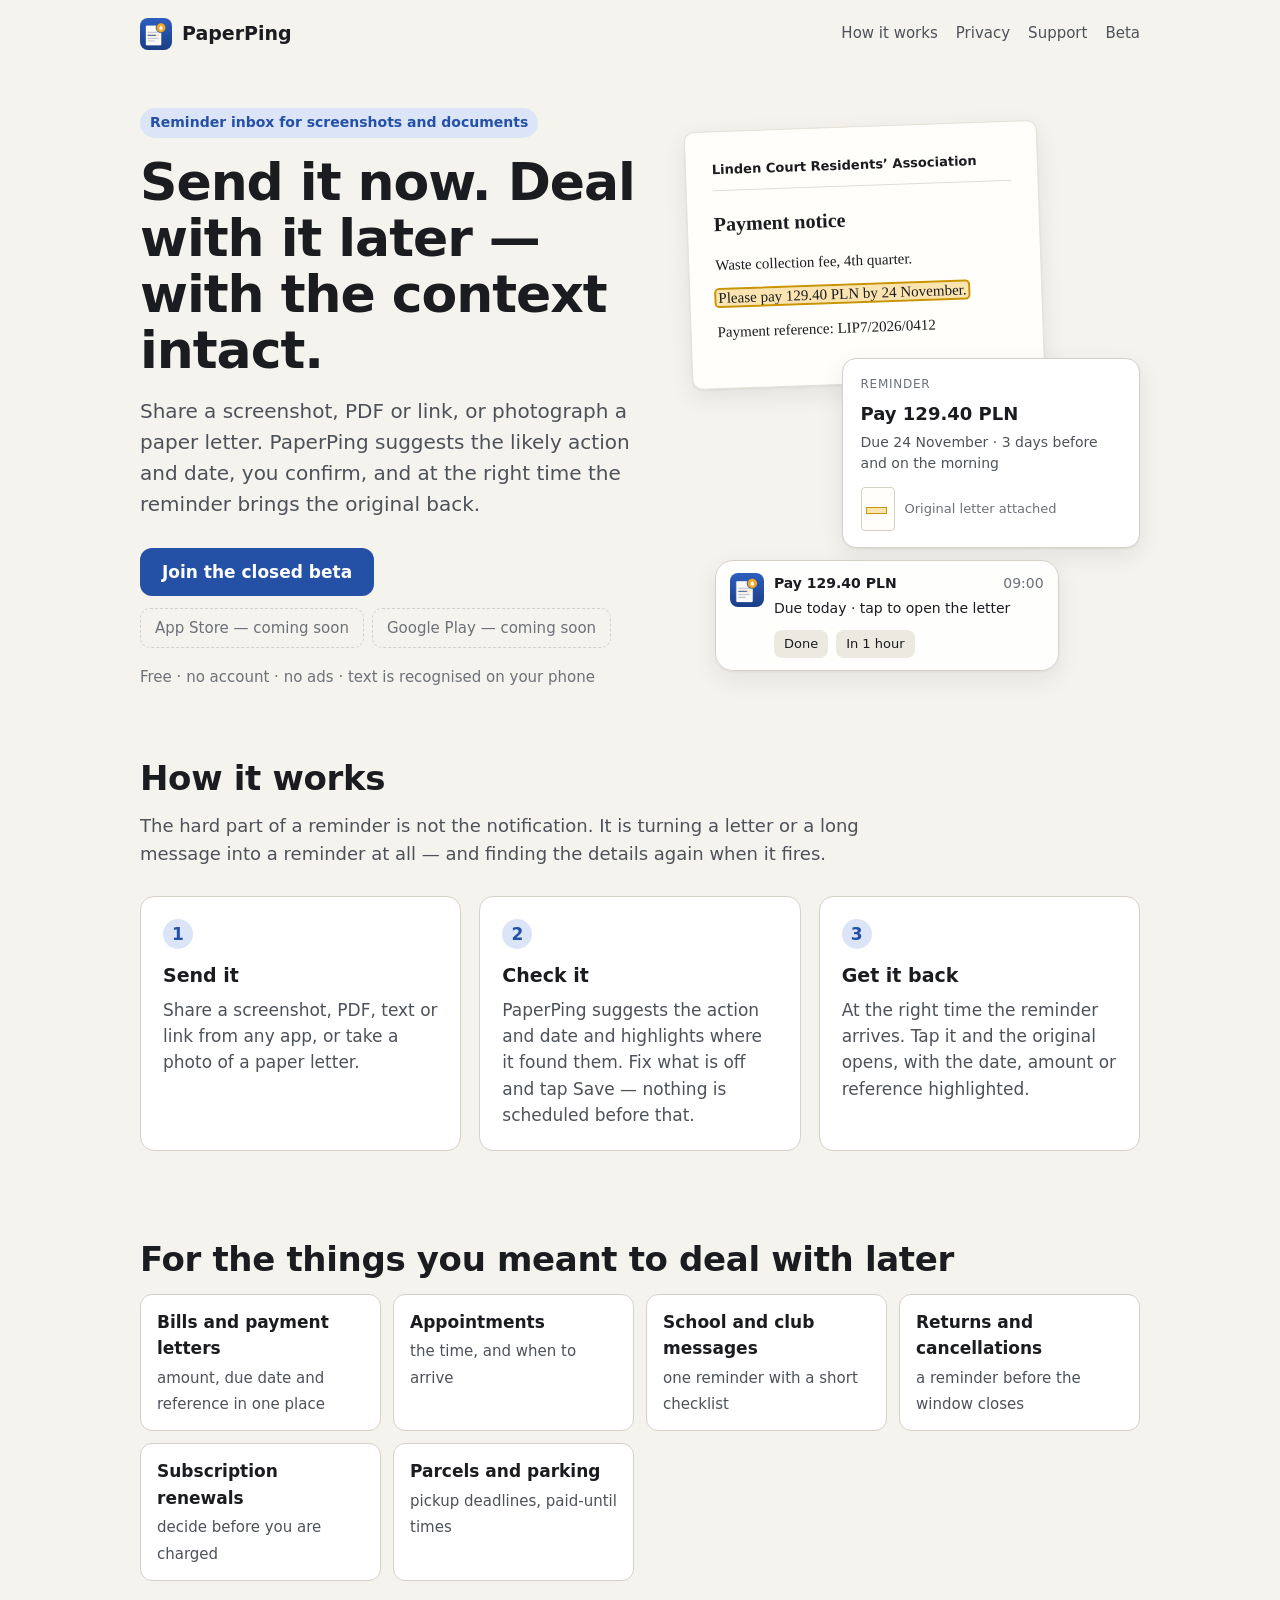
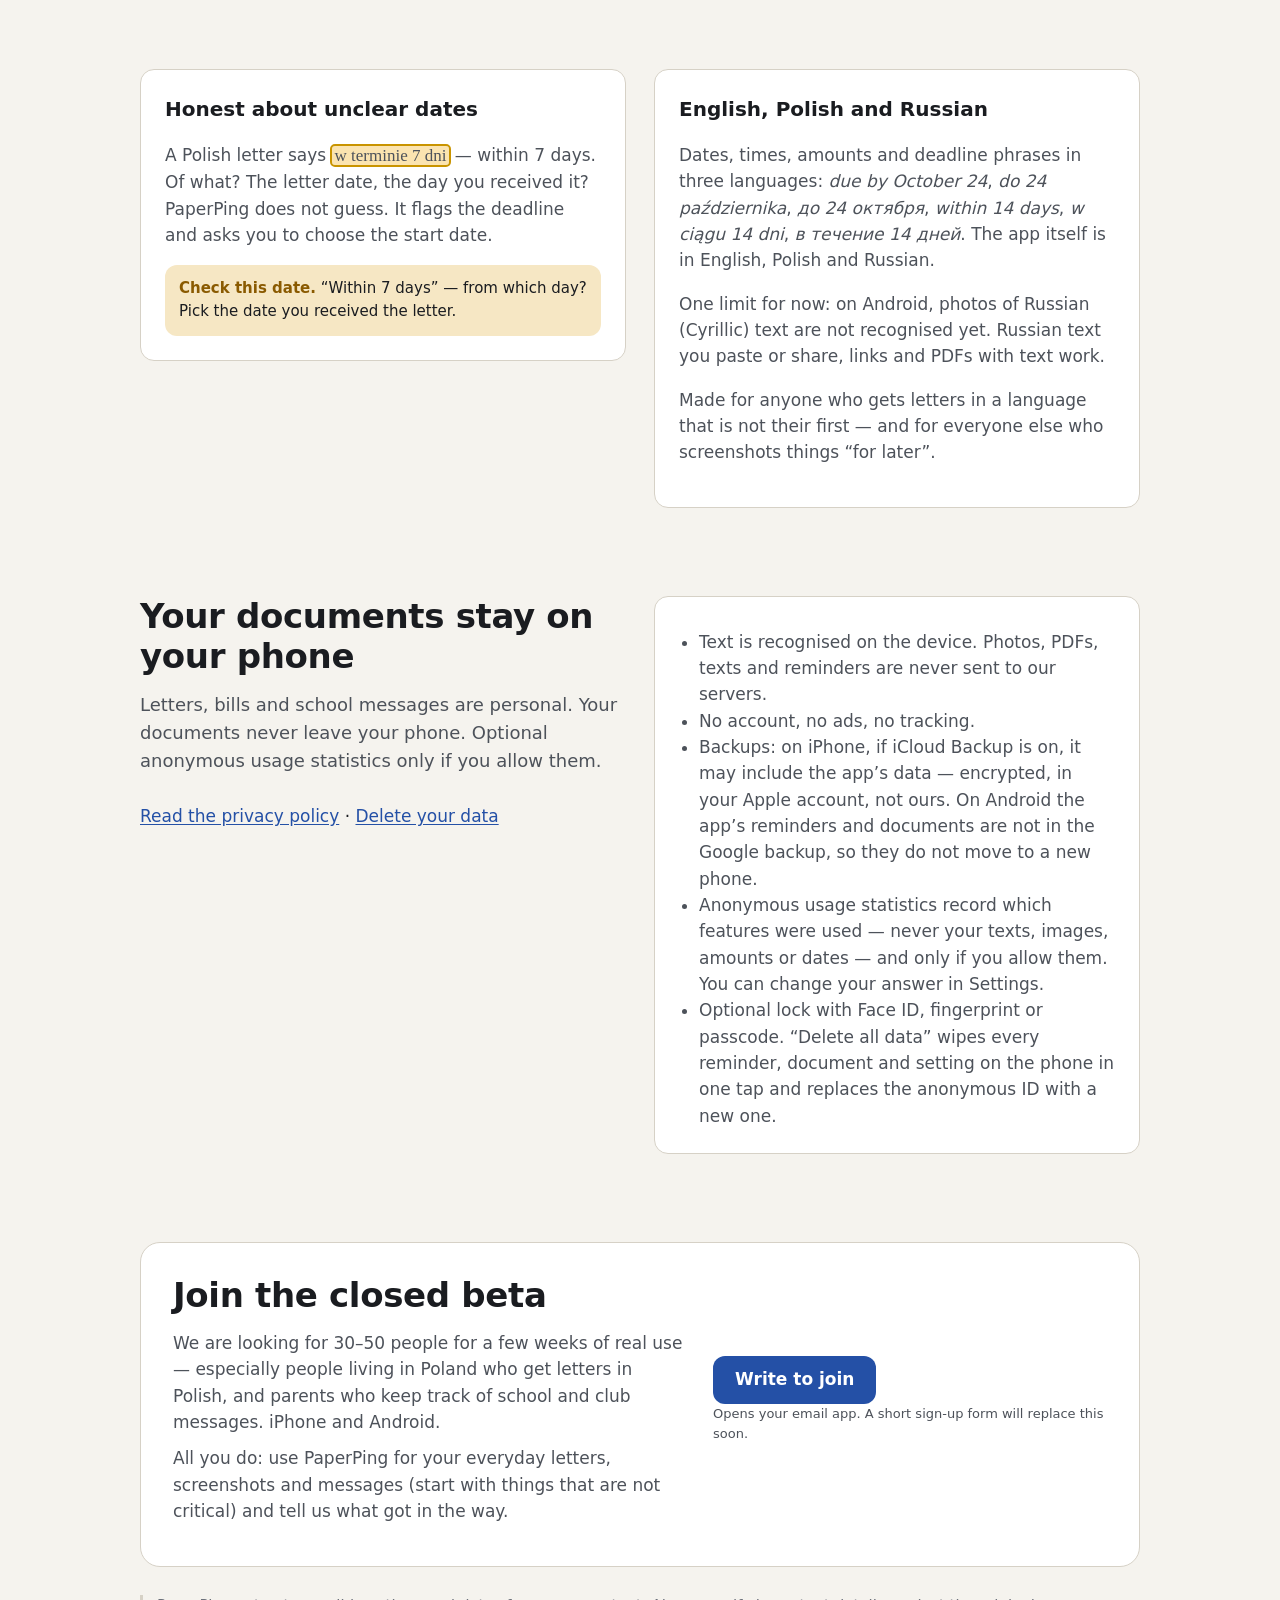
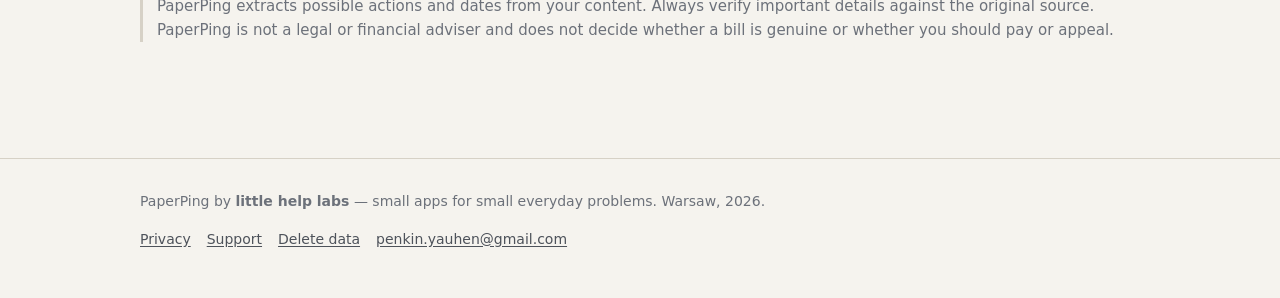
<file: index.html>
<!doctype html>
<html lang="en">
<head>
  <meta charset="utf-8">
  <meta name="viewport" content="width=device-width, initial-scale=1">
  <title>PaperPing — reminders from letters, screenshots and PDFs</title>
  <meta name="description" content="Share a screenshot, PDF or photo of a letter. PaperPing suggests the action and date, you confirm, and the reminder brings the original back. Your documents never leave your phone.">
  <meta name="color-scheme" content="light dark">
  <meta name="theme-color" content="#2450A6">
  <meta property="og:title" content="PaperPing — send it now, deal with it later">
  <meta property="og:description" content="A reminder inbox for screenshots and documents. Text is recognised on your phone; your documents never leave it.">
  <meta property="og:type" content="website">
  <link rel="icon" href="assets/favicon.png" type="image/png">
  <link rel="apple-touch-icon" href="assets/apple-touch-icon.png">
  <link rel="stylesheet" href="assets/site.css">
</head>
<body>
  <header class="site-header">
    <div class="wrap">
      <a class="brand" href="./"><img src="assets/icon-192.png" alt="" width="32" height="32">PaperPing</a>
      <nav class="nav" aria-label="Main">
        <a href="#how">How it works</a>
        <a href="#privacy">Privacy</a>
        <a href="support/">Support</a>
        <a href="#beta">Beta</a>
      </nav>
    </div>
  </header>

  <main>
    <section class="hero">
      <div class="wrap">
        <div>
          <p class="eyebrow">Reminder inbox for screenshots and documents</p>
          <h1>Send it now. Deal with it later — with the context intact.</h1>
          <p class="lead">Share a screenshot, PDF or link, or photograph a paper letter. PaperPing suggests the likely action and date, you confirm, and at the right time the reminder brings the original back.</p>
          <div class="cta">
            <a class="button" href="#beta">Join the closed beta</a>
            <span class="soon"><span class="pill">App Store — coming soon</span><span class="pill">Google Play — coming soon</span></span>
          </div>
          <p class="trust-line">Free · no account · no ads · text is recognised on your phone</p>
        </div>

        <div class="demo" role="img" aria-label="Example: a payment notice with the line “Please pay 129.40 PLN by 24 November” highlighted, the reminder it became, and the notification that opens it.">
          <div class="letter" aria-hidden="true">
            <div class="org">Linden Court Residents’ Association</div>
            <h3>Payment notice</h3>
            <p>Waste collection fee, 4th quarter.</p>
            <p><mark>Please pay 129.40 PLN by 24 November.</mark></p>
            <p>Payment reference: LIP7/2026/0412</p>
          </div>
          <div class="card" aria-hidden="true">
            <p class="label">Reminder</p>
            <p class="title">Pay 129.40 PLN</p>
            <p class="meta">Due 24 November · 3 days before and on the morning</p>
            <div class="source"><span class="thumb"></span>Original letter attached</div>
          </div>
          <div class="notif" aria-hidden="true">
            <img src="assets/icon-192.png" alt="" width="34" height="34">
            <strong>Pay 129.40 PLN <span class="when">09:00</span></strong>
            <span>Due today · tap to open the letter</span>
            <div class="actions"><span>Done</span><span>In 1 hour</span></div>
          </div>
        </div>
      </div>
    </section>

    <section id="how">
      <div class="wrap">
        <h2>How it works</h2>
        <p class="section-lead">The hard part of a reminder is not the notification. It is turning a letter or a long message into a reminder at all — and finding the details again when it fires.</p>
        <ol class="steps">
          <li><h3>Send it</h3><p>Share a screenshot, PDF, text or link from any app, or take a photo of a paper letter.</p></li>
          <li><h3>Check it</h3><p>PaperPing suggests the action and date and highlights where it found them. Fix what is off and tap Save — nothing is scheduled before that.</p></li>
          <li><h3>Get it back</h3><p>At the right time the reminder arrives. Tap it and the original opens, with the date, amount or reference highlighted.</p></li>
        </ol>
      </div>
    </section>

    <section>
      <div class="wrap">
        <h2>For the things you meant to deal with later</h2>
        <ul class="uses">
          <li><b>Bills and payment letters</b><span>amount, due date and reference in one place</span></li>
          <li><b>Appointments</b><span>the time, and when to arrive</span></li>
          <li><b>School and club messages</b><span>one reminder with a short checklist</span></li>
          <li><b>Returns and cancellations</b><span>a reminder before the window closes</span></li>
          <li><b>Subscription renewals</b><span>decide before you are charged</span></li>
          <li><b>Parcels and parking</b><span>pickup deadlines, paid-until times</span></li>
        </ul>
      </div>
    </section>

    <section>
      <div class="wrap split">
        <div class="panel">
          <h3>Honest about unclear dates</h3>
          <p>A Polish letter says <span class="quote">w terminie 7 dni</span> — within 7 days. Of what? The letter date, the day you received it? PaperPing does not guess. It flags the deadline and asks you to choose the start date.</p>
          <div class="warning-demo"><b>Check this date.</b> “Within 7 days” — from which day? Pick the date you received the letter.</div>
        </div>
        <div class="panel">
          <h3>English, Polish and Russian</h3>
          <p>Dates, times, amounts and deadline phrases in three languages: <i>due by October 24</i>, <i>do 24 października</i>, <i>до 24 октября</i>, <i>within 14 days</i>, <i>w ciągu 14 dni</i>, <i>в течение 14 дней</i>. The app itself is in English, Polish and Russian.</p>
          <p>One limit for now: on Android, photos of Russian (Cyrillic) text are not recognised yet. Russian text you paste or share, links and PDFs with text work.</p>
          <p>Made for anyone who gets letters in a language that is not their first — and for everyone else who screenshots things “for later”.</p>
        </div>
      </div>
    </section>

    <section id="privacy">
      <div class="wrap split">
        <div>
          <h2>Your documents stay on your phone</h2>
          <p class="section-lead">Letters, bills and school messages are personal. Your documents never leave your phone. Optional anonymous usage statistics only if you allow them.</p>
          <p><a href="privacy/">Read the privacy policy</a> · <a href="delete-data/">Delete your data</a></p>
        </div>
        <div class="panel">
          <ul>
            <li>Text is recognised on the device. Photos, PDFs, texts and reminders are never sent to our servers.</li>
            <li>No account, no ads, no tracking.</li>
            <li>Backups: on iPhone, if iCloud Backup is on, it may include the app’s data — encrypted, in your Apple account, not ours. On Android the app’s reminders and documents are not in the Google backup, so they do not move to a new phone.</li>
            <li>Anonymous usage statistics record which features were used — never your texts, images, amounts or dates — and only if you allow them. You can change your answer in Settings.</li>
            <li>Optional lock with Face ID, fingerprint or passcode. “Delete all data” wipes every reminder, document and setting on the phone in one tap and replaces the anonymous ID with a new one.</li>
          </ul>
        </div>
      </div>
    </section>

    <section id="beta">
      <div class="wrap">
        <div class="beta">
          <div>
            <h2>Join the closed beta</h2>
            <p>We are looking for 30–50 people for a few weeks of real use — especially people living in Poland who get letters in Polish, and parents who keep track of school and club messages. iPhone and Android.</p>
            <p>All you do: use PaperPing for your everyday letters, screenshots and messages (start with things that are not critical) and tell us what got in the way.</p>
          </div>
          <div>
            <!-- STUB: replace with {BETA_FORM_URL} when the beta form exists (marketing/beta/README.md). -->
            <a class="button" href="mailto:penkin.yauhen@gmail.com?subject=PaperPing%20beta&amp;body=Phone%3A%20iPhone%20%2F%20Android%0ALanguage%3A%20English%20%2F%20Polish%20%2F%20Russian%0A">Write to join</a>
            <p class="stub-note">Opens your email app. A short sign-up form will replace this soon.</p>
          </div>
        </div>
        <p class="disclaimer">PaperPing extracts possible actions and dates from your content. Always verify important details against the original source. PaperPing is not a legal or financial adviser and does not decide whether a bill is genuine or whether you should pay or appeal.</p>
      </div>
    </section>
  </main>

  <footer class="site-footer">
    <div class="wrap">
      <div>PaperPing by <b>little help labs</b> — small apps for small everyday problems. Warsaw, 2026.</div>
      <nav aria-label="Footer">
        <a href="privacy/">Privacy</a>
        <a href="support/">Support</a>
        <a href="delete-data/">Delete data</a>
        <a href="mailto:penkin.yauhen@gmail.com">penkin.yauhen@gmail.com</a>
      </nav>
    </div>
  </footer>
</body>
</html>
</file>
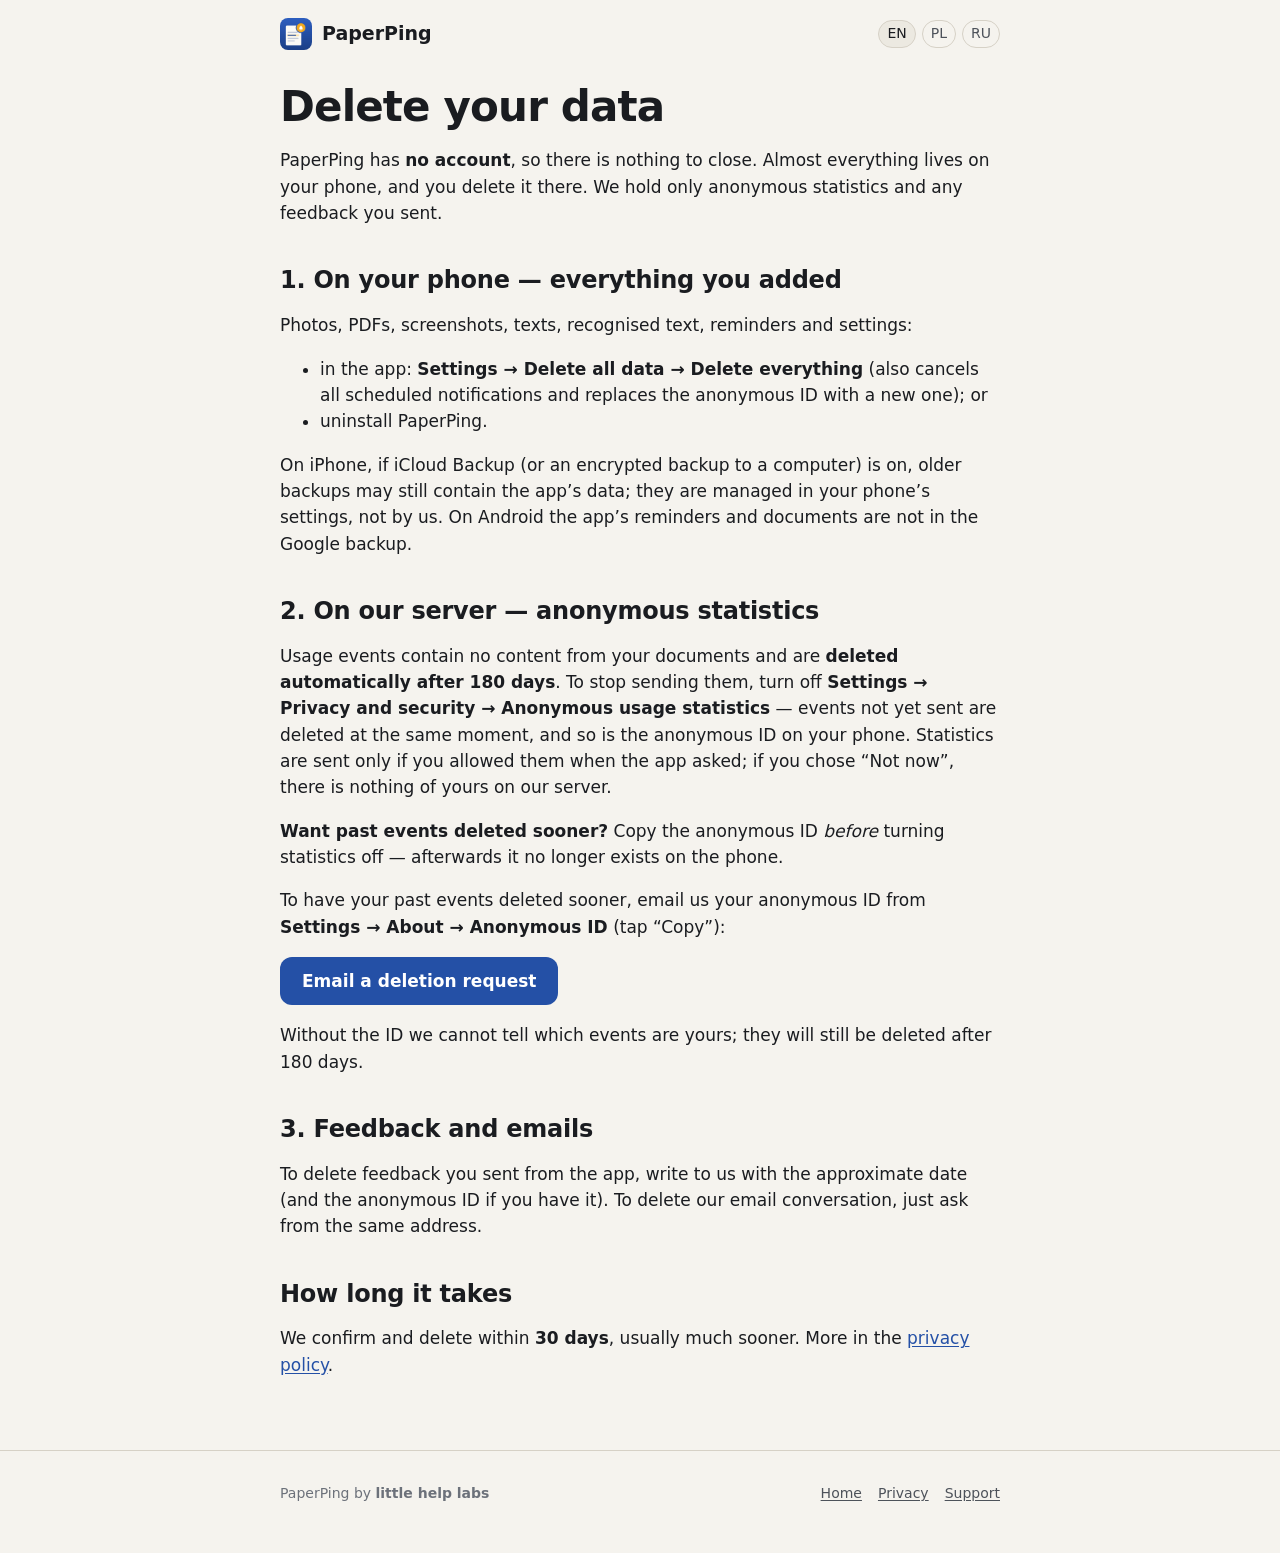
<file: delete-data/index.html>
<!doctype html>
<html lang="en">
<head>
  <meta charset="utf-8">
  <meta name="viewport" content="width=device-width, initial-scale=1">
  <title>Delete your data — PaperPing</title>
  <meta name="description" content="PaperPing has no account. How to delete everything on your phone and ask us to delete the anonymous statistics and feedback we hold.">
  <meta name="color-scheme" content="light dark">
  <link rel="icon" href="../assets/favicon.png" type="image/png">
  <link rel="stylesheet" href="../assets/site.css">
  <link rel="alternate" hreflang="pl" href="pl/">
  <link rel="alternate" hreflang="ru" href="ru/">
</head>
<body>
  <header class="site-header">
    <div class="wrap narrow">
      <a class="brand" href="../"><img src="../assets/icon-192.png" alt="" width="32" height="32">PaperPing</a>
      <span class="lang"><span>EN</span><a href="pl/" hreflang="pl" lang="pl">PL</a><a href="ru/" hreflang="ru" lang="ru">RU</a></span>
    </div>
  </header>

  <main class="wrap narrow doc">
    <h1>Delete your data</h1>
    <p>PaperPing has <b>no account</b>, so there is nothing to close. Almost everything lives on your phone, and you delete it there. We hold only anonymous statistics and any feedback you sent.</p>

    <h2>1. On your phone — everything you added</h2>
    <p>Photos, PDFs, screenshots, texts, recognised text, reminders and settings:</p>
    <ul>
      <li>in the app: <b>Settings → Delete all data → Delete everything</b> (also cancels all scheduled notifications and replaces the anonymous ID with a new one); or</li>
      <li>uninstall PaperPing.</li>
    </ul>
    <p>On iPhone, if iCloud Backup (or an encrypted backup to a computer) is on, older backups may still contain the app’s data; they are managed in your phone’s settings, not by us. On Android the app’s reminders and documents are not in the Google backup.</p>

    <h2>2. On our server — anonymous statistics</h2>
    <p>Usage events contain no content from your documents and are <b>deleted automatically after 180 days</b>. To stop sending them, turn off <b>Settings → Privacy and security → Anonymous usage statistics</b> — events not yet sent are deleted at the same moment, and so is the anonymous ID on your phone. Statistics are sent only if you allowed them when the app asked; if you chose “Not now”, there is nothing of yours on our server.</p>
    <p><b>Want past events deleted sooner?</b> Copy the anonymous ID <i>before</i> turning statistics off — afterwards it no longer exists on the phone.</p>
    <p>To have your past events deleted sooner, email us your anonymous ID from <b>Settings → About → Anonymous ID</b> (tap “Copy”):</p>
    <p><a class="button" href="mailto:penkin.yauhen@gmail.com?subject=PaperPing%3A%20delete%20my%20data&amp;body=Please%20delete%20the%20data%20for%20this%20anonymous%20ID%3A%20%0A%0A(You%20can%20also%20ask%20us%20to%20delete%20feedback%20you%20sent%3A%20give%20the%20approximate%20date.)">Email a deletion request</a></p>
    <p>Without the ID we cannot tell which events are yours; they will still be deleted after 180 days.</p>

    <h2>3. Feedback and emails</h2>
    <p>To delete feedback you sent from the app, write to us with the approximate date (and the anonymous ID if you have it). To delete our email conversation, just ask from the same address.</p>

    <h2>How long it takes</h2>
    <p>We confirm and delete within <b>30 days</b>, usually much sooner. More in the <a href="../privacy/">privacy policy</a>.</p>
  </main>

  <footer class="site-footer">
    <div class="wrap narrow">
      <div>PaperPing by <b>little help labs</b></div>
      <nav aria-label="Footer"><a href="../">Home</a><a href="../privacy/">Privacy</a><a href="../support/">Support</a></nav>
    </div>
  </footer>
</body>
</html>
</file>
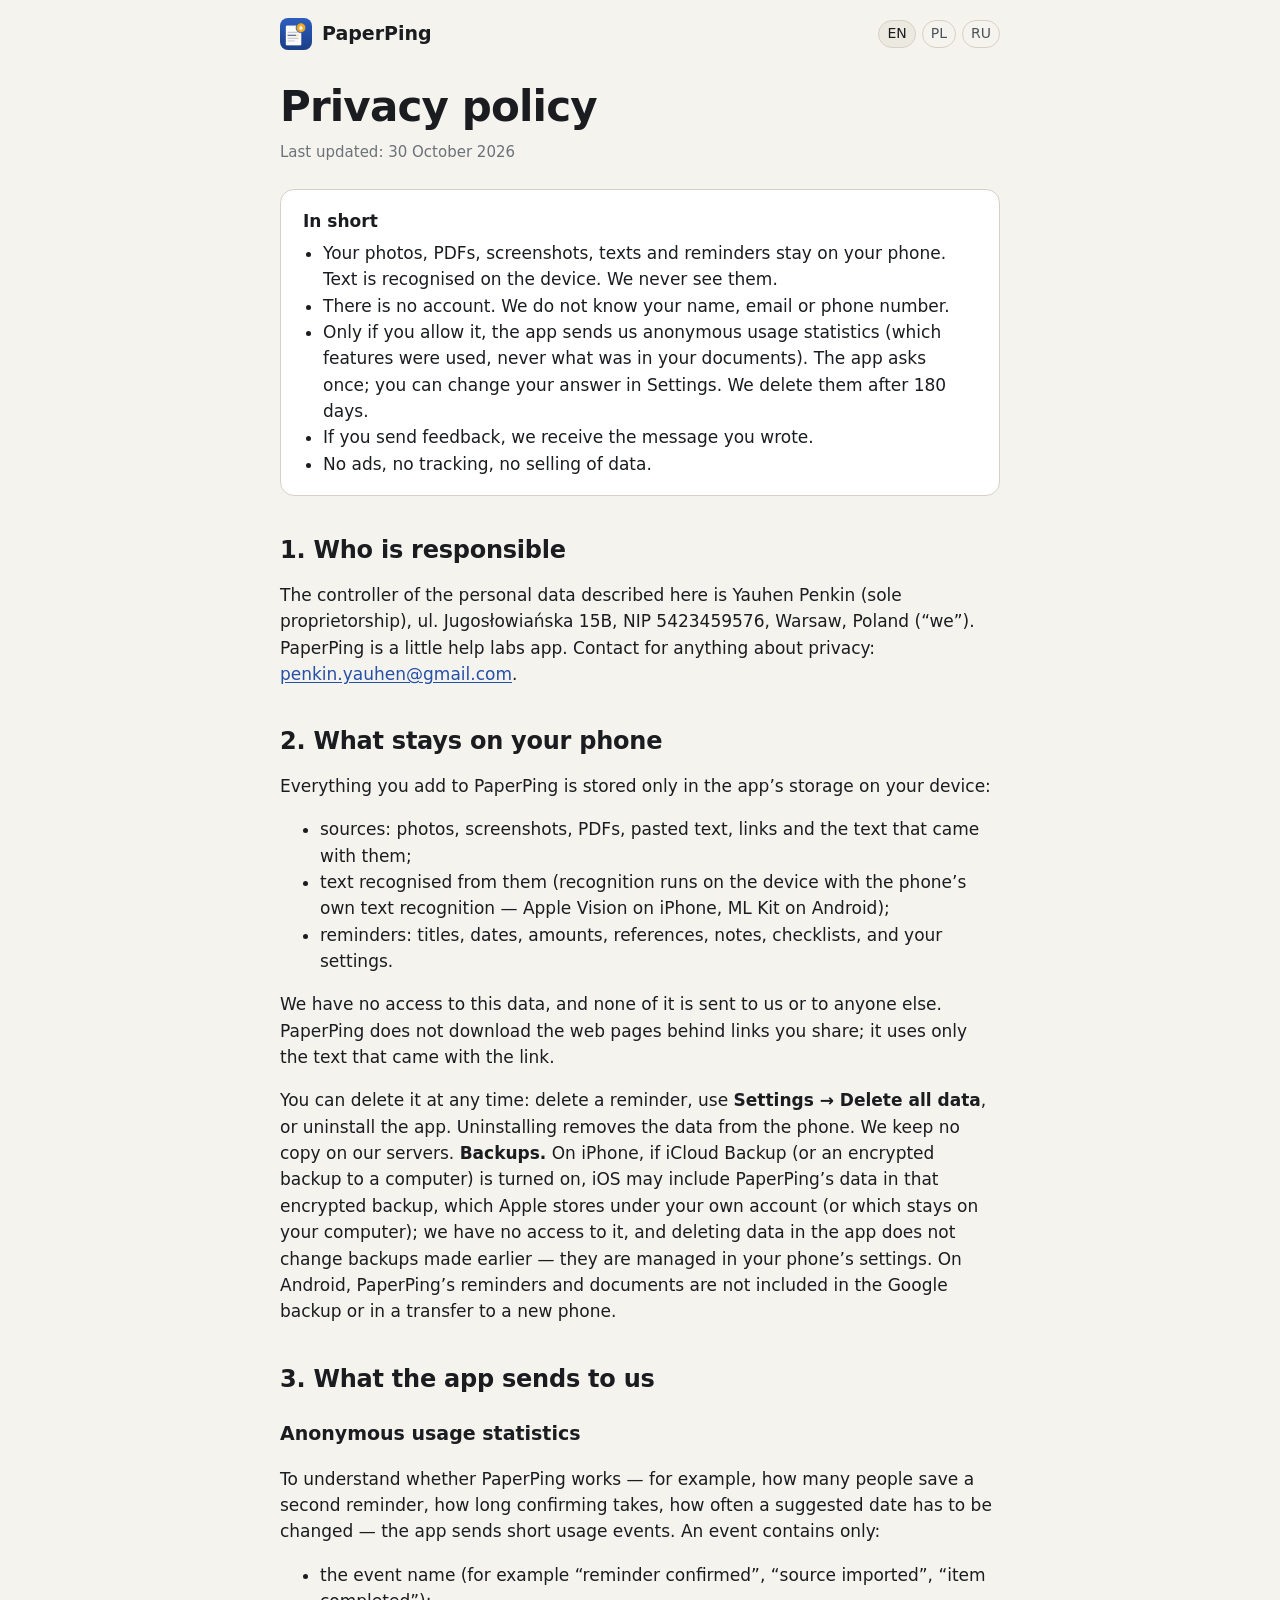
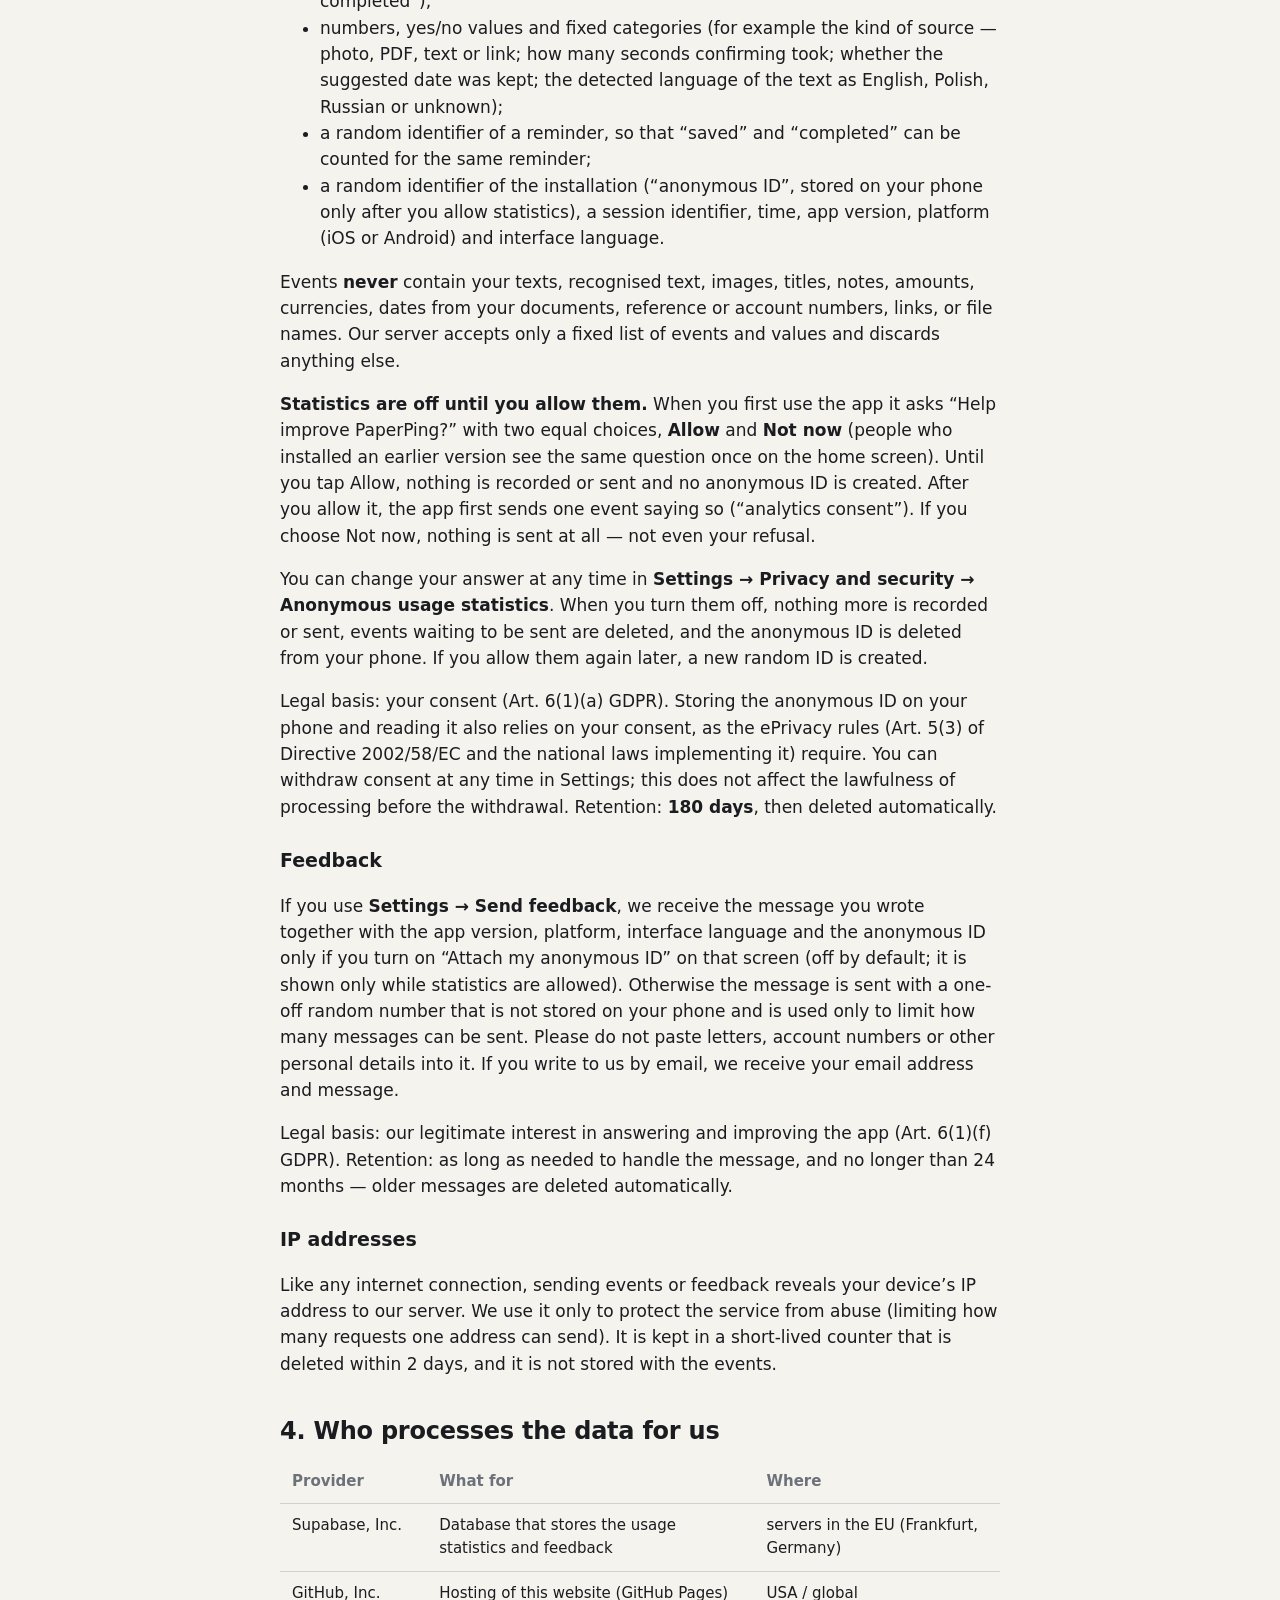
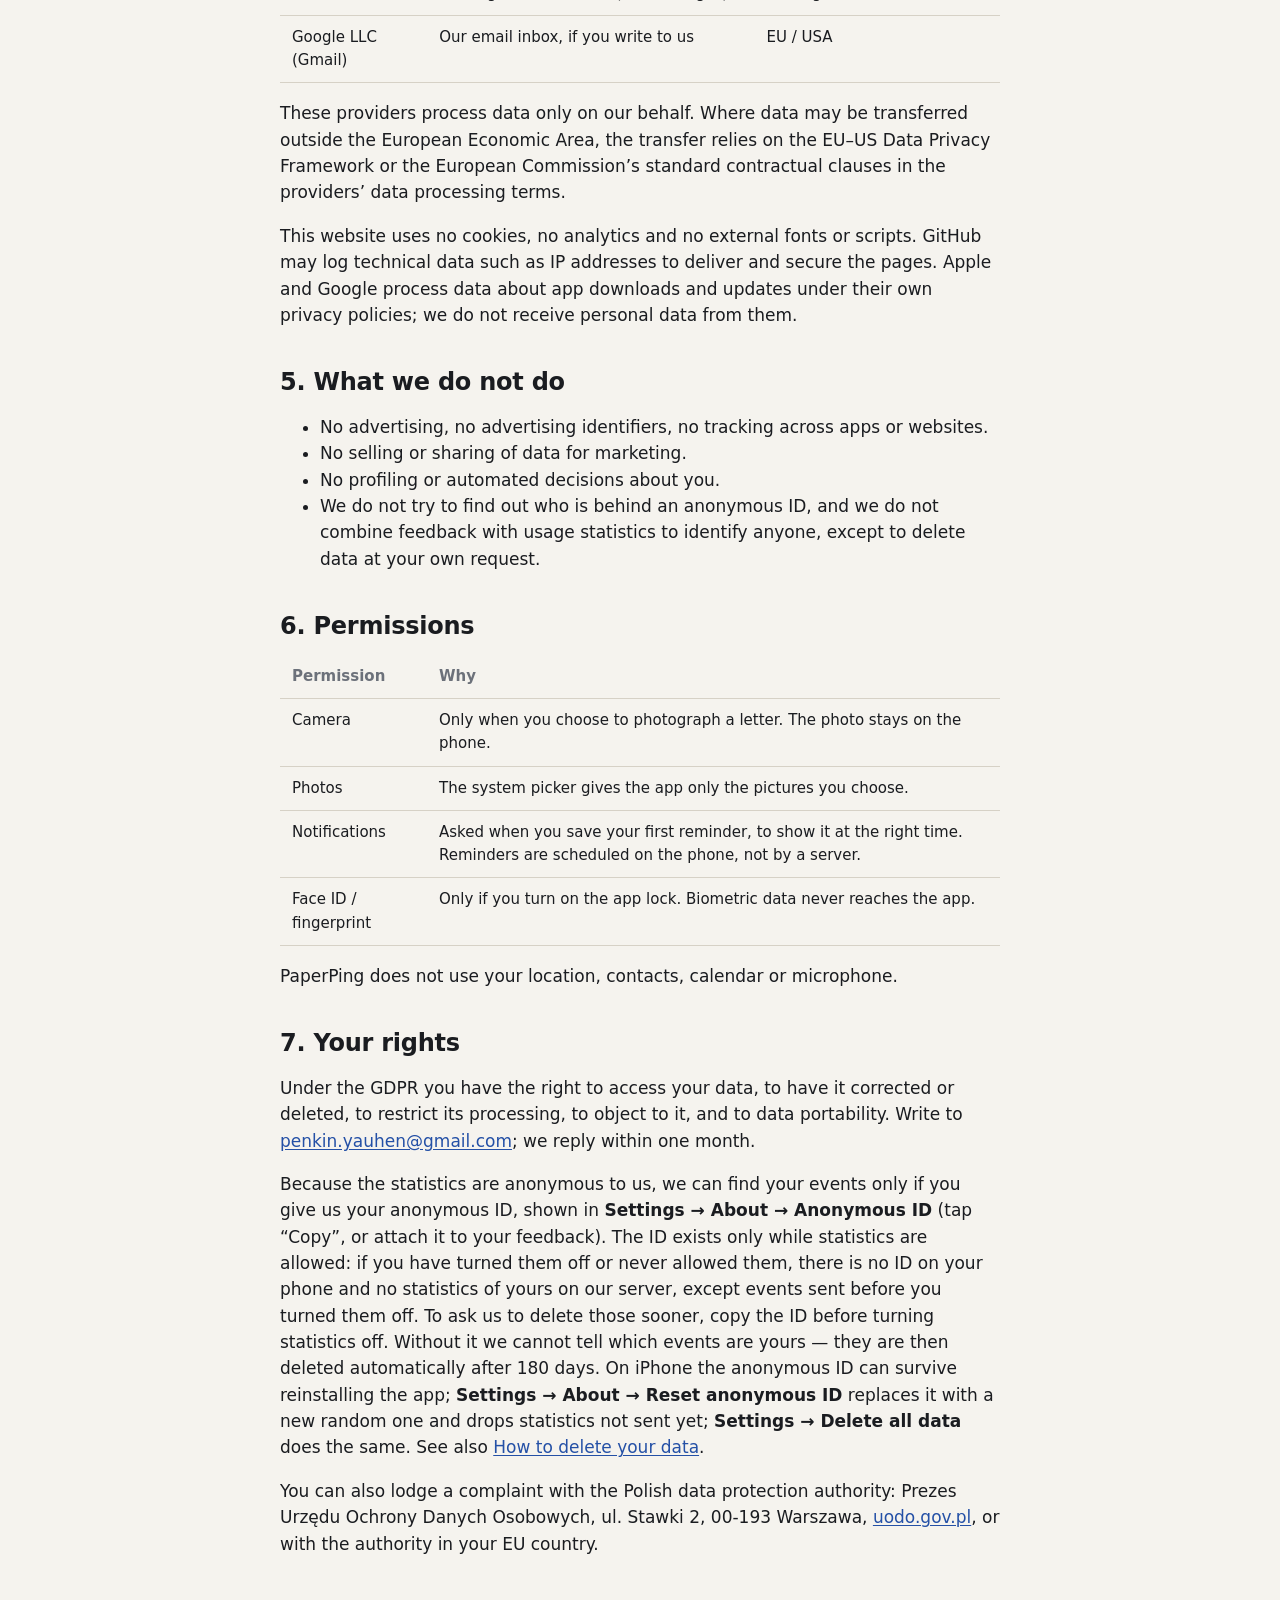
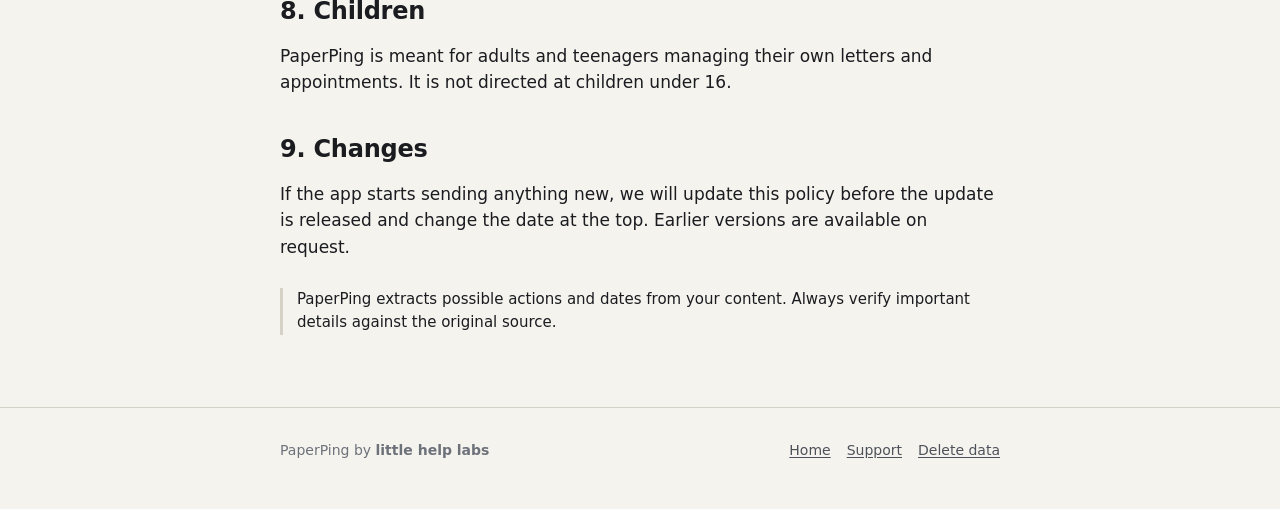
<file: privacy/index.html>
<!doctype html>
<html lang="en">
<head>
  <meta charset="utf-8">
  <meta name="viewport" content="width=device-width, initial-scale=1">
  <title>Privacy policy — PaperPing</title>
  <meta name="description" content="What PaperPing keeps on your phone, the little it sends to us, how long we keep it and your rights.">
  <meta name="color-scheme" content="light dark">
  <link rel="icon" href="../assets/favicon.png" type="image/png">
  <link rel="stylesheet" href="../assets/site.css">
  <link rel="alternate" hreflang="pl" href="pl/">
  <link rel="alternate" hreflang="ru" href="ru/">
</head>
<body>
  <header class="site-header">
    <div class="wrap narrow">
      <a class="brand" href="../"><img src="../assets/icon-192.png" alt="" width="32" height="32">PaperPing</a>
      <span class="lang"><span>EN</span><a href="pl/" hreflang="pl" lang="pl">PL</a><a href="ru/" hreflang="ru" lang="ru">RU</a></span>
    </div>
  </header>

  <main class="wrap narrow doc">
    <h1>Privacy policy</h1>
    <p class="updated">Last updated: 30 October 2026</p>

    <div class="summary">
      <strong>In short</strong>
      <ul>
        <li>Your photos, PDFs, screenshots, texts and reminders stay on your phone. Text is recognised on the device. We never see them.</li>
        <li>There is no account. We do not know your name, email or phone number.</li>
        <li>Only if you allow it, the app sends us anonymous usage statistics (which features were used, never what was in your documents). The app asks once; you can change your answer in Settings. We delete them after 180 days.</li>
        <li>If you send feedback, we receive the message you wrote.</li>
        <li>No ads, no tracking, no selling of data.</li>
      </ul>
    </div>

    <h2>1. Who is responsible</h2>
    <p>The controller of the personal data described here is Yauhen Penkin (sole proprietorship), ul. Jugosłowiańska 15B, NIP 5423459576, Warsaw, Poland (“we”). PaperPing is a little help labs app. Contact for anything about privacy: <a href="mailto:penkin.yauhen@gmail.com">penkin.yauhen@gmail.com</a>.</p>

    <h2>2. What stays on your phone</h2>
    <p>Everything you add to PaperPing is stored only in the app’s storage on your device:</p>
    <ul>
      <li>sources: photos, screenshots, PDFs, pasted text, links and the text that came with them;</li>
      <li>text recognised from them (recognition runs on the device with the phone’s own text recognition — Apple Vision on iPhone, ML Kit on Android);</li>
      <li>reminders: titles, dates, amounts, references, notes, checklists, and your settings.</li>
    </ul>
    <p>We have no access to this data, and none of it is sent to us or to anyone else. PaperPing does not download the web pages behind links you share; it uses only the text that came with the link.</p>
    <p>You can delete it at any time: delete a reminder, use <b>Settings → Delete all data</b>, or uninstall the app. Uninstalling removes the data from the phone. We keep no copy on our servers. <b>Backups.</b> On iPhone, if iCloud Backup (or an encrypted backup to a computer) is turned on, iOS may include PaperPing’s data in that encrypted backup, which Apple stores under your own account (or which stays on your computer); we have no access to it, and deleting data in the app does not change backups made earlier — they are managed in your phone’s settings. On Android, PaperPing’s reminders and documents are not included in the Google backup or in a transfer to a new phone.</p>

    <h2>3. What the app sends to us</h2>
    <h3>Anonymous usage statistics</h3>
    <p>To understand whether PaperPing works — for example, how many people save a second reminder, how long confirming takes, how often a suggested date has to be changed — the app sends short usage events. An event contains only:</p>
    <ul>
      <li>the event name (for example “reminder confirmed”, “source imported”, “item completed”);</li>
      <li>numbers, yes/no values and fixed categories (for example the kind of source — photo, PDF, text or link; how many seconds confirming took; whether the suggested date was kept; the detected language of the text as English, Polish, Russian or unknown);</li>
      <li>a random identifier of a reminder, so that “saved” and “completed” can be counted for the same reminder;</li>
      <li>a random identifier of the installation (“anonymous ID”, stored on your phone only after you allow statistics), a session identifier, time, app version, platform (iOS or Android) and interface language.</li>
    </ul>
    <p>Events <b>never</b> contain your texts, recognised text, images, titles, notes, amounts, currencies, dates from your documents, reference or account numbers, links, or file names. Our server accepts only a fixed list of events and values and discards anything else.</p>
    <p><b>Statistics are off until you allow them.</b> When you first use the app it asks “Help improve PaperPing?” with two equal choices, <b>Allow</b> and <b>Not now</b> (people who installed an earlier version see the same question once on the home screen). Until you tap Allow, nothing is recorded or sent and no anonymous ID is created. After you allow it, the app first sends one event saying so (“analytics consent”). If you choose Not now, nothing is sent at all — not even your refusal.</p>
    <p>You can change your answer at any time in <b>Settings → Privacy and security → Anonymous usage statistics</b>. When you turn them off, nothing more is recorded or sent, events waiting to be sent are deleted, and the anonymous ID is deleted from your phone. If you allow them again later, a new random ID is created.</p>
    <p>Legal basis: your consent (Art. 6(1)(a) GDPR). Storing the anonymous ID on your phone and reading it also relies on your consent, as the ePrivacy rules (Art. 5(3) of Directive 2002/58/EC and the national laws implementing it) require. You can withdraw consent at any time in Settings; this does not affect the lawfulness of processing before the withdrawal. Retention: <b>180 days</b>, then deleted automatically.</p>

    <h3>Feedback</h3>
    <p>If you use <b>Settings → Send feedback</b>, we receive the message you wrote together with the app version, platform, interface language and the anonymous ID only if you turn on “Attach my anonymous ID” on that screen (off by default; it is shown only while statistics are allowed). Otherwise the message is sent with a one-off random number that is not stored on your phone and is used only to limit how many messages can be sent. Please do not paste letters, account numbers or other personal details into it. If you write to us by email, we receive your email address and message.</p>
    <p>Legal basis: our legitimate interest in answering and improving the app (Art. 6(1)(f) GDPR). Retention: as long as needed to handle the message, and no longer than 24 months — older messages are deleted automatically.</p>

    <h3>IP addresses</h3>
    <p>Like any internet connection, sending events or feedback reveals your device’s IP address to our server. We use it only to protect the service from abuse (limiting how many requests one address can send). It is kept in a short-lived counter that is deleted within 2 days, and it is not stored with the events.</p>

    <h2>4. Who processes the data for us</h2>
    <table>
      <tr><th>Provider</th><th>What for</th><th>Where</th></tr>
      <tr><td>Supabase, Inc.</td><td>Database that stores the usage statistics and feedback</td><td>servers in the EU (Frankfurt, Germany)</td></tr>
      <tr><td>GitHub, Inc.</td><td>Hosting of this website (GitHub Pages)</td><td>USA / global</td></tr>
      <tr><td>Google LLC (Gmail)</td><td>Our email inbox, if you write to us</td><td>EU / USA</td></tr>
    </table>
    <p>These providers process data only on our behalf. Where data may be transferred outside the European Economic Area, the transfer relies on the EU–US Data Privacy Framework or the European Commission’s standard contractual clauses in the providers’ data processing terms.</p>
    <p>This website uses no cookies, no analytics and no external fonts or scripts. GitHub may log technical data such as IP addresses to deliver and secure the pages. Apple and Google process data about app downloads and updates under their own privacy policies; we do not receive personal data from them.</p>

    <h2>5. What we do not do</h2>
    <ul>
      <li>No advertising, no advertising identifiers, no tracking across apps or websites.</li>
      <li>No selling or sharing of data for marketing.</li>
      <li>No profiling or automated decisions about you.</li>
      <li>We do not try to find out who is behind an anonymous ID, and we do not combine feedback with usage statistics to identify anyone, except to delete data at your own request.</li>
    </ul>

    <h2>6. Permissions</h2>
    <table>
      <tr><th>Permission</th><th>Why</th></tr>
      <tr><td>Camera</td><td>Only when you choose to photograph a letter. The photo stays on the phone.</td></tr>
      <tr><td>Photos</td><td>The system picker gives the app only the pictures you choose.</td></tr>
      <tr><td>Notifications</td><td>Asked when you save your first reminder, to show it at the right time. Reminders are scheduled on the phone, not by a server.</td></tr>
      <tr><td>Face ID / fingerprint</td><td>Only if you turn on the app lock. Biometric data never reaches the app.</td></tr>
    </table>
    <p>PaperPing does not use your location, contacts, calendar or microphone.</p>

    <h2>7. Your rights</h2>
    <p>Under the GDPR you have the right to access your data, to have it corrected or deleted, to restrict its processing, to object to it, and to data portability. Write to <a href="mailto:penkin.yauhen@gmail.com">penkin.yauhen@gmail.com</a>; we reply within one month.</p>
    <p>Because the statistics are anonymous to us, we can find your events only if you give us your anonymous ID, shown in <b>Settings → About → Anonymous ID</b> (tap “Copy”, or attach it to your feedback). The ID exists only while statistics are allowed: if you have turned them off or never allowed them, there is no ID on your phone and no statistics of yours on our server, except events sent before you turned them off. To ask us to delete those sooner, copy the ID before turning statistics off. Without it we cannot tell which events are yours — they are then deleted automatically after 180 days. On iPhone the anonymous ID can survive reinstalling the app; <b>Settings → About → Reset anonymous ID</b> replaces it with a new random one and drops statistics not sent yet; <b>Settings → Delete all data</b> does the same. See also <a href="../delete-data/">How to delete your data</a>.</p>
    <p>You can also lodge a complaint with the Polish data protection authority: Prezes Urzędu Ochrony Danych Osobowych, ul. Stawki 2, 00-193 Warszawa, <a href="https://uodo.gov.pl/">uodo.gov.pl</a>, or with the authority in your EU country.</p>

    <h2>8. Children</h2>
    <p>PaperPing is meant for adults and teenagers managing their own letters and appointments. It is not directed at children under 16.</p>

    <h2>9. Changes</h2>
    <p>If the app starts sending anything new, we will update this policy before the update is released and change the date at the top. Earlier versions are available on request.</p>

    <p class="disclaimer">PaperPing extracts possible actions and dates from your content. Always verify important details against the original source.</p>
  </main>

  <footer class="site-footer">
    <div class="wrap narrow">
      <div>PaperPing by <b>little help labs</b></div>
      <nav aria-label="Footer"><a href="../">Home</a><a href="../support/">Support</a><a href="../delete-data/">Delete data</a></nav>
    </div>
  </footer>
</body>
</html>
</file>
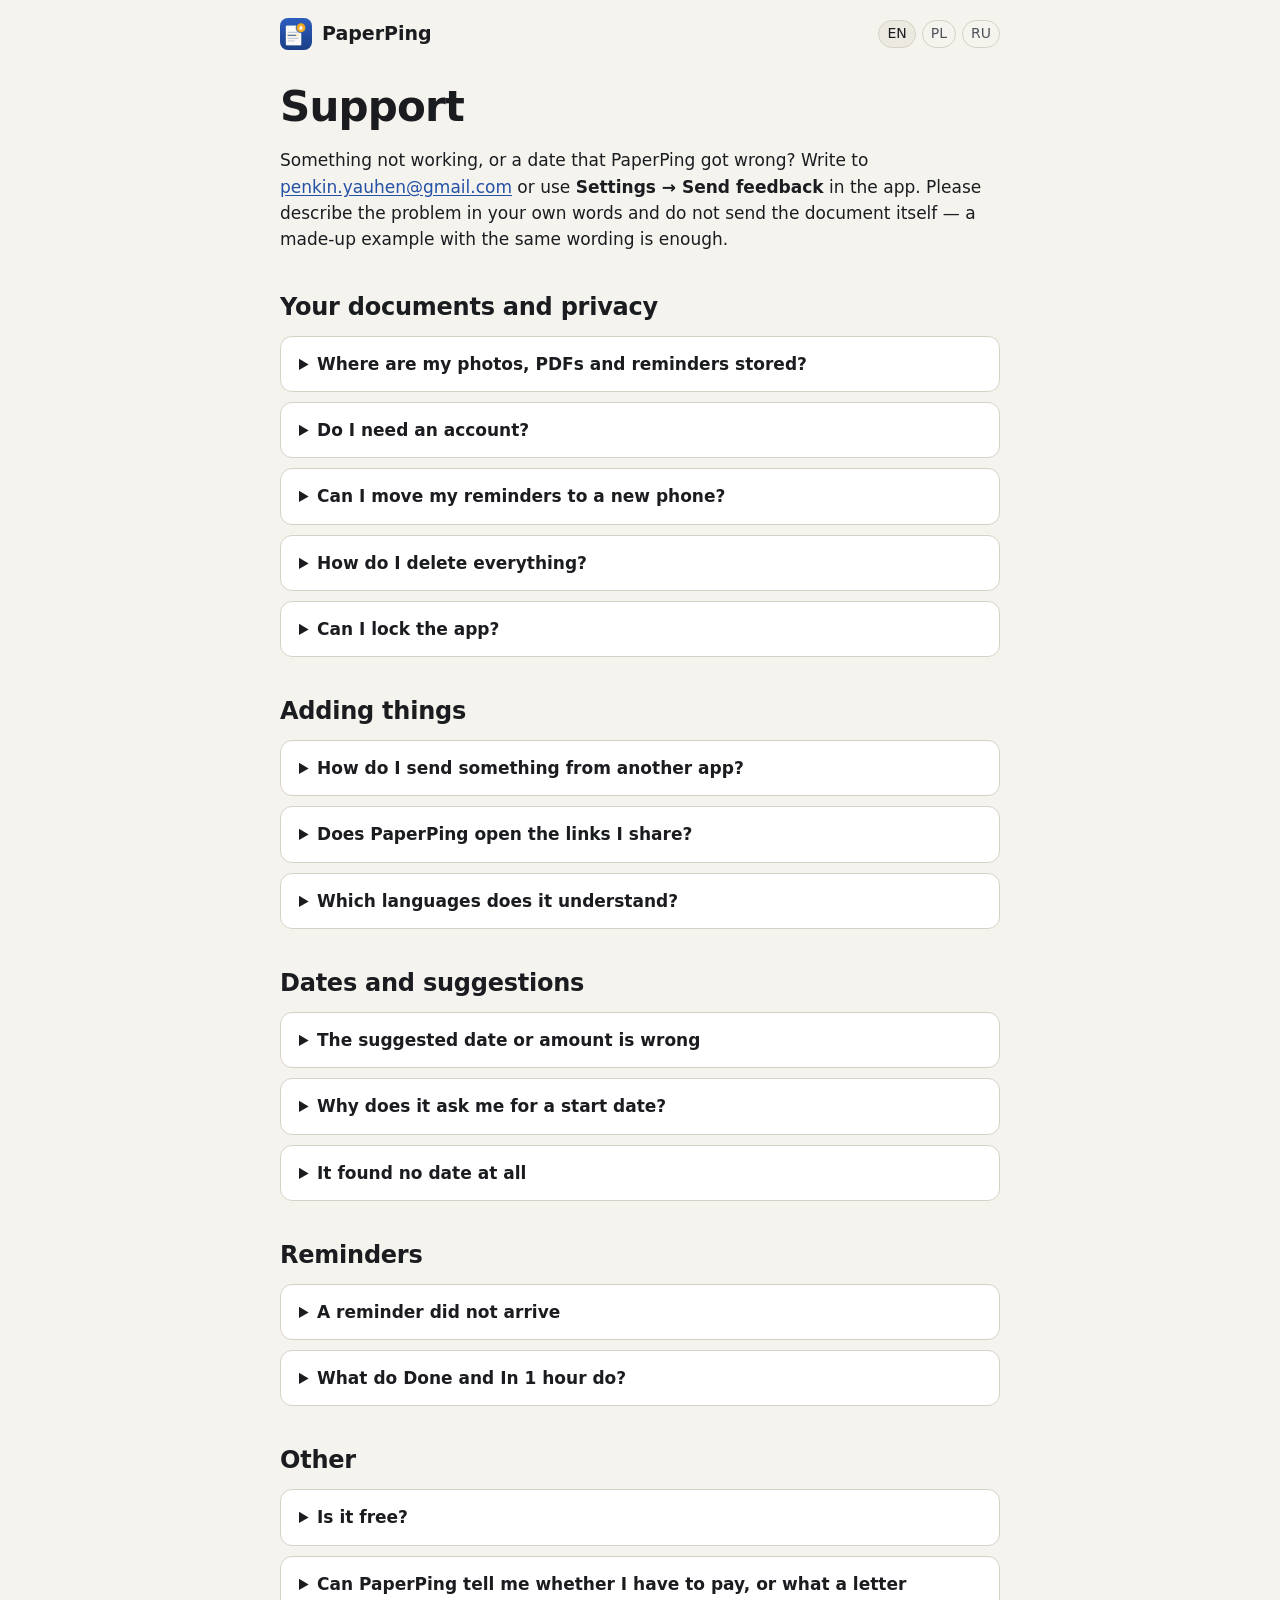
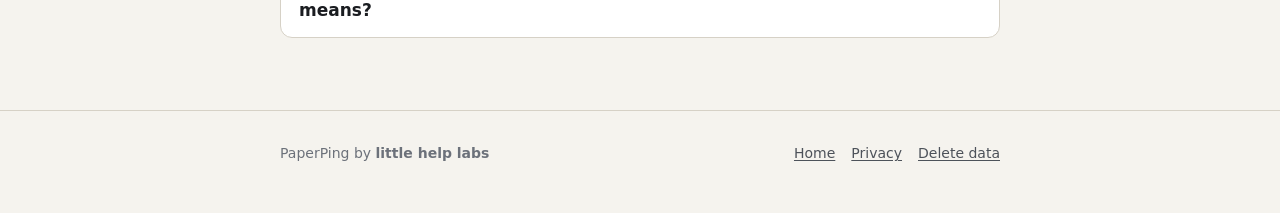
<file: support/index.html>
<!doctype html>
<html lang="en">
<head>
  <meta charset="utf-8">
  <meta name="viewport" content="width=device-width, initial-scale=1">
  <title>Support — PaperPing</title>
  <meta name="description" content="Answers about PaperPing: where your documents are stored, wrong or missing dates, reminders that did not arrive, sharing from other apps, deleting data.">
  <meta name="color-scheme" content="light dark">
  <link rel="icon" href="../assets/favicon.png" type="image/png">
  <link rel="stylesheet" href="../assets/site.css">
  <link rel="alternate" hreflang="pl" href="pl/">
  <link rel="alternate" hreflang="ru" href="ru/">
</head>
<body>
  <header class="site-header">
    <div class="wrap narrow">
      <a class="brand" href="../"><img src="../assets/icon-192.png" alt="" width="32" height="32">PaperPing</a>
      <span class="lang"><span>EN</span><a href="pl/" hreflang="pl" lang="pl">PL</a><a href="ru/" hreflang="ru" lang="ru">RU</a></span>
    </div>
  </header>

  <main class="wrap narrow doc">
    <h1>Support</h1>
    <p>Something not working, or a date that PaperPing got wrong? Write to <a href="mailto:penkin.yauhen@gmail.com?subject=PaperPing%20support">penkin.yauhen@gmail.com</a> or use <b>Settings → Send feedback</b> in the app. Please describe the problem in your own words and do not send the document itself — a made-up example with the same wording is enough.</p>

    <h2>Your documents and privacy</h2>
    <details>
      <summary>Where are my photos, PDFs and reminders stored?</summary>
      <p>Only on your phone, inside PaperPing. Text is recognised on the device, your documents never leave your phone, and we cannot see any of it (optional anonymous usage statistics are sent only if you allow them). On iPhone, if iCloud Backup is on, the app’s data can be part of that encrypted backup in your own Apple account. On Android it is not in the Google backup. Details: <a href="../privacy/">privacy policy</a>.</p>
    </details>
    <details>
      <summary>Do I need an account?</summary>
      <p>No. There is no sign-in, and we keep no copy of your data on our servers.</p>
    </details>
    <details>
      <summary>Can I move my reminders to a new phone?</summary>
      <p>Not yet: there is no export or sync in this version. iPhone to iPhone: an iCloud (or encrypted computer) backup restored on the new phone may bring the app’s data with it. On Android the app’s data is not in the Google backup — a new phone starts empty.</p>
    </details>
    <details>
      <summary>How do I delete everything?</summary>
      <p><b>Settings → Delete all data</b> removes every reminder, photo, PDF, text and setting and cancels all scheduled notifications. Uninstalling the app removes it too. About the anonymous statistics on our side: <a href="../delete-data/">Delete your data</a>.</p>
    </details>
    <details>
      <summary>Can I lock the app?</summary>
      <p>Yes: <b>Settings → Privacy and security → Lock with Face ID, fingerprint or passcode</b>.</p>
    </details>

    <h2>Adding things</h2>
    <details>
      <summary>How do I send something from another app?</summary>
      <p>Use the app’s Share button and pick <b>PaperPing</b>. It accepts text, a link, a picture (if you select several, the first is used) or one PDF. On iPhone, if PaperPing is not in the first row, swipe to the end and tap <b>More</b> to find it (you can move it to the front there). In PaperPing itself, the add button offers <b>Take a photo</b>, <b>Choose from photos</b>, <b>Choose a file</b> and <b>Paste text or a link</b>.</p>
    </details>
    <details>
      <summary>Does PaperPing open the links I share?</summary>
      <p>No. To keep everything on your phone it does not download the page; it reads only the text that came with the link. If the date is on the page, take a screenshot of it instead.</p>
    </details>
    <details>
      <summary>Which languages does it understand?</summary>
      <p>English, Polish and Russian — dates, times, amounts and phrases like “within 14 days”, “do 24 października”, “до 24 октября”. One limit for now: on Android, photos of Russian (Cyrillic) text are not recognised yet. Russian text you paste or share, and PDFs with text, work on both platforms.</p>
    </details>

    <h2>Dates and suggestions</h2>
    <details>
      <summary>The suggested date or amount is wrong</summary>
      <p>Change it on the confirmation screen before saving — nothing is scheduled until you tap Save. Each suggestion shows the fragment of the source it came from, so you can compare. If it keeps happening with a certain kind of letter, tell us the wording (with personal details changed).</p>
    </details>
    <details>
      <summary>Why does it ask me for a start date?</summary>
      <p>Some deadlines are relative: “within 7 days of delivery”, “w terminie 7 dni”. Only you know when the letter arrived, so PaperPing asks instead of guessing.</p>
    </details>
    <details>
      <summary>It found no date at all</summary>
      <p>Save it without a date — it stays in the Inbox with the original attached — or type the date yourself. Blurry photos, handwriting and very small print are the usual reasons.</p>
    </details>

    <h2>Reminders</h2>
    <details>
      <summary>A reminder did not arrive</summary>
      <ul>
        <li>Check that notifications are allowed for PaperPing (the app shows this at the top of Settings).</li>
        <li>Focus / Do Not Disturb modes can hide notifications.</li>
        <li>On Android, the system may deliver a reminder up to an hour late to save battery. It never comes early.</li>
        <li>Reminders for dates without a time arrive at 09:00 by default; change it in <b>Settings → Time for reminders without a time</b>.</li>
      </ul>
    </details>
    <details>
      <summary>What do Done and In 1 hour do?</summary>
      <p>They open PaperPing and mark the reminder as done, or move it by one hour. In the app you can also snooze to this evening, tomorrow morning or any time.</p>
    </details>

    <h2>Other</h2>
    <details>
      <summary>Is it free?</summary>
      <p>Yes. During the beta everything is free, with no ads.</p>
    </details>
    <details>
      <summary>Can PaperPing tell me whether I have to pay, or what a letter means?</summary>
      <p>No. PaperPing is not a legal or financial adviser. It finds possible actions and dates and shows where they come from; deciding what to do is up to you. Always verify important details against the original source.</p>
    </details>
  </main>

  <footer class="site-footer">
    <div class="wrap narrow">
      <div>PaperPing by <b>little help labs</b></div>
      <nav aria-label="Footer"><a href="../">Home</a><a href="../privacy/">Privacy</a><a href="../delete-data/">Delete data</a></nav>
    </div>
  </footer>
</body>
</html>
</file>
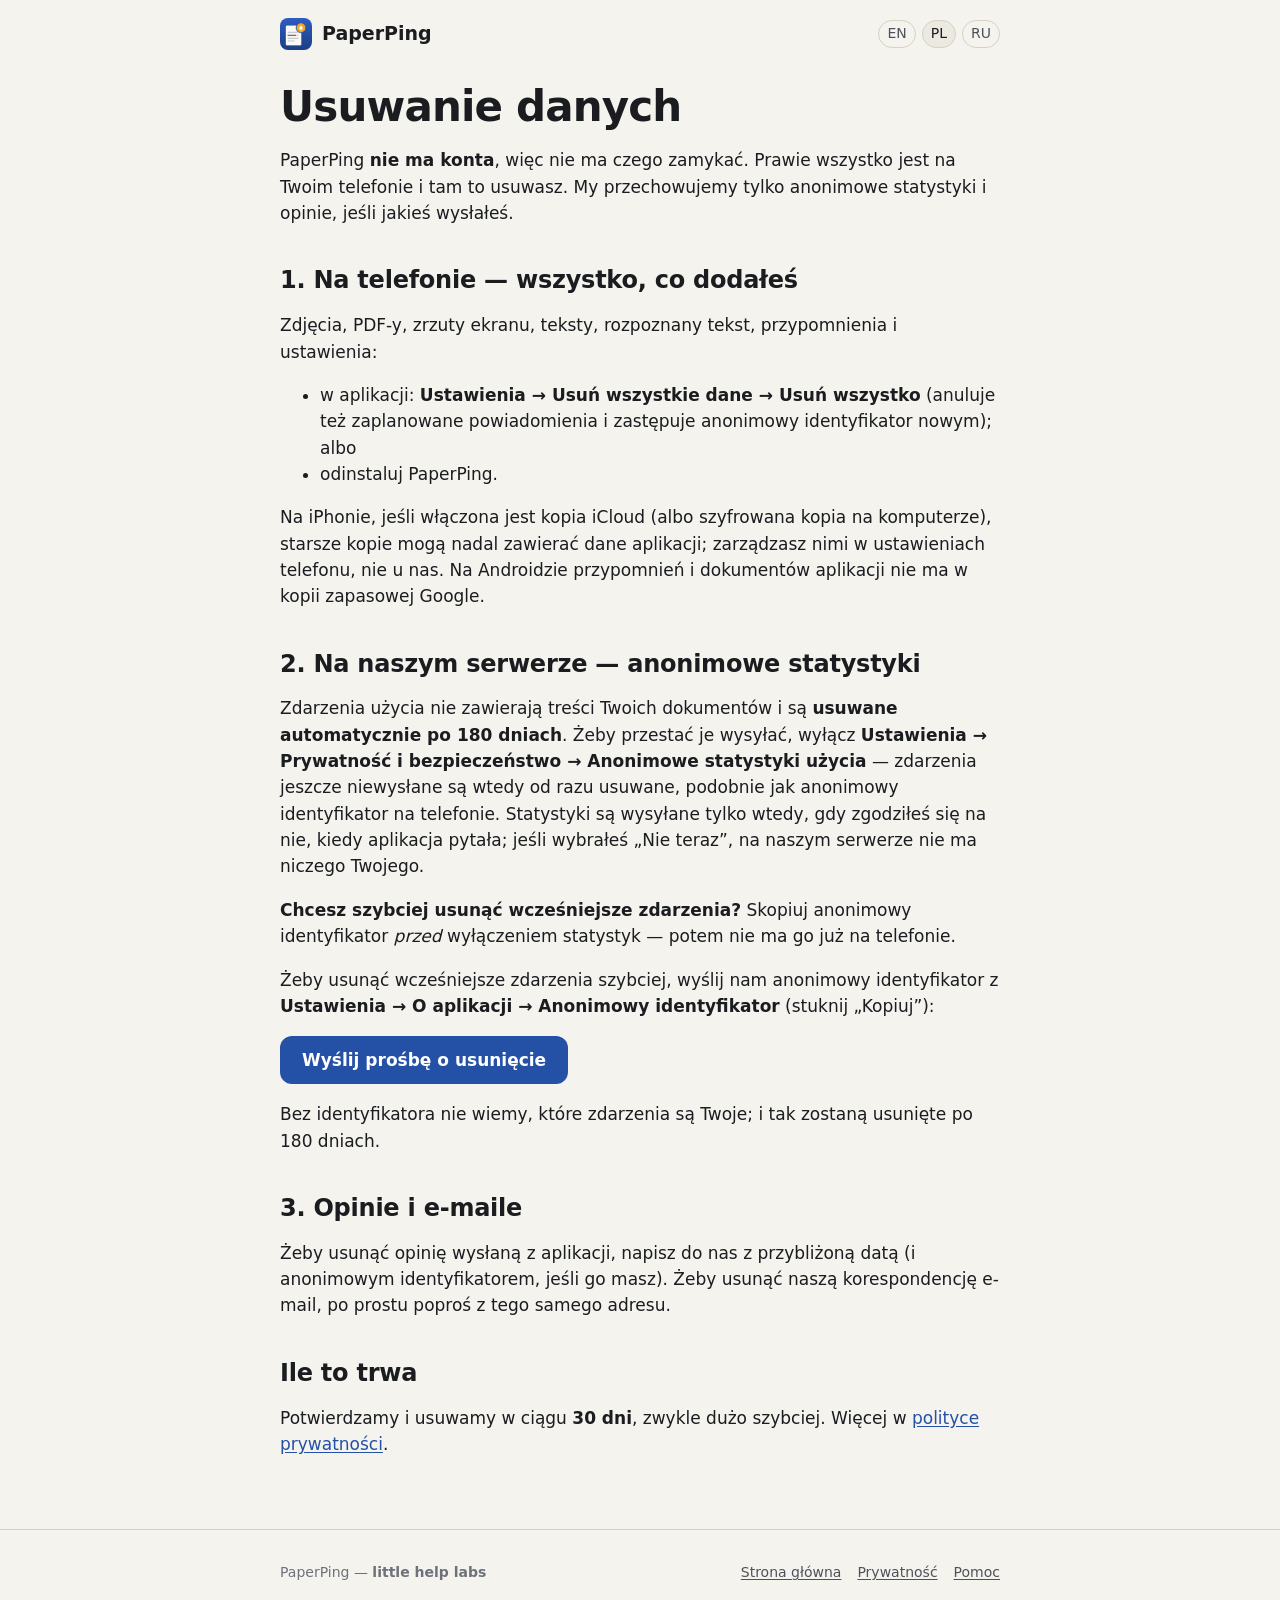
<file: delete-data/pl/index.html>
<!doctype html>
<html lang="pl">
<head>
  <meta charset="utf-8">
  <meta name="viewport" content="width=device-width, initial-scale=1">
  <title>Usuwanie danych — PaperPing</title>
  <meta name="description" content="PaperPing nie ma konta. Jak usunąć wszystko z telefonu i poprosić nas o usunięcie anonimowych statystyk i opinii.">
  <meta name="color-scheme" content="light dark">
  <link rel="icon" href="../../assets/favicon.png" type="image/png">
  <link rel="stylesheet" href="../../assets/site.css">
  <link rel="alternate" hreflang="en" href="../">
  <link rel="alternate" hreflang="ru" href="../ru/">
</head>
<body>
  <header class="site-header">
    <div class="wrap narrow">
      <a class="brand" href="../../"><img src="../../assets/icon-192.png" alt="" width="32" height="32">PaperPing</a>
      <span class="lang"><a href="../" hreflang="en" lang="en">EN</a><span>PL</span><a href="../ru/" hreflang="ru" lang="ru">RU</a></span>
    </div>
  </header>

  <main class="wrap narrow doc">
    <h1>Usuwanie danych</h1>
    <p>PaperPing <b>nie ma konta</b>, więc nie ma czego zamykać. Prawie wszystko jest na Twoim telefonie i tam to usuwasz. My przechowujemy tylko anonimowe statystyki i opinie, jeśli jakieś wysłałeś.</p>

    <h2>1. Na telefonie — wszystko, co dodałeś</h2>
    <p>Zdjęcia, PDF-y, zrzuty ekranu, teksty, rozpoznany tekst, przypomnienia i ustawienia:</p>
    <ul>
      <li>w aplikacji: <b>Ustawienia → Usuń wszystkie dane → Usuń wszystko</b> (anuluje też zaplanowane powiadomienia i zastępuje anonimowy identyfikator nowym); albo</li>
      <li>odinstaluj PaperPing.</li>
    </ul>
    <p>Na iPhonie, jeśli włączona jest kopia iCloud (albo szyfrowana kopia na komputerze), starsze kopie mogą nadal zawierać dane aplikacji; zarządzasz nimi w ustawieniach telefonu, nie u nas. Na Androidzie przypomnień i dokumentów aplikacji nie ma w kopii zapasowej Google.</p>

    <h2>2. Na naszym serwerze — anonimowe statystyki</h2>
    <p>Zdarzenia użycia nie zawierają treści Twoich dokumentów i są <b>usuwane automatycznie po 180 dniach</b>. Żeby przestać je wysyłać, wyłącz <b>Ustawienia → Prywatność i bezpieczeństwo → Anonimowe statystyki użycia</b> — zdarzenia jeszcze niewysłane są wtedy od razu usuwane, podobnie jak anonimowy identyfikator na telefonie. Statystyki są wysyłane tylko wtedy, gdy zgodziłeś się na nie, kiedy aplikacja pytała; jeśli wybrałeś „Nie teraz”, na naszym serwerze nie ma niczego Twojego.</p>
    <p><b>Chcesz szybciej usunąć wcześniejsze zdarzenia?</b> Skopiuj anonimowy identyfikator <i>przed</i> wyłączeniem statystyk — potem nie ma go już na telefonie.</p>
    <p>Żeby usunąć wcześniejsze zdarzenia szybciej, wyślij nam anonimowy identyfikator z <b>Ustawienia → O aplikacji → Anonimowy identyfikator</b> (stuknij „Kopiuj”):</p>
    <p><a class="button" href="mailto:penkin.yauhen@gmail.com?subject=PaperPing%3A%20usu%C5%84%20moje%20dane&amp;body=Prosz%C4%99%20o%20usuni%C4%99cie%20danych%20dla%20tego%20anonimowego%20identyfikatora%3A%20%0A%0A(Mo%C5%BCesz%20te%C5%BC%20poprosi%C4%87%20o%20usuni%C4%99cie%20opinii%3A%20podaj%20przybli%C5%BCon%C4%85%20dat%C4%99.)">Wyślij prośbę o usunięcie</a></p>
    <p>Bez identyfikatora nie wiemy, które zdarzenia są Twoje; i tak zostaną usunięte po 180 dniach.</p>

    <h2>3. Opinie i e-maile</h2>
    <p>Żeby usunąć opinię wysłaną z aplikacji, napisz do nas z przybliżoną datą (i anonimowym identyfikatorem, jeśli go masz). Żeby usunąć naszą korespondencję e-mail, po prostu poproś z tego samego adresu.</p>

    <h2>Ile to trwa</h2>
    <p>Potwierdzamy i usuwamy w ciągu <b>30 dni</b>, zwykle dużo szybciej. Więcej w <a href="../../privacy/pl/">polityce prywatności</a>.</p>
  </main>

  <footer class="site-footer">
    <div class="wrap narrow">
      <div>PaperPing — <b>little help labs</b></div>
      <nav aria-label="Stopka"><a href="../../">Strona główna</a><a href="../../privacy/pl/">Prywatność</a><a href="../../support/pl/">Pomoc</a></nav>
    </div>
  </footer>
</body>
</html>
</file>
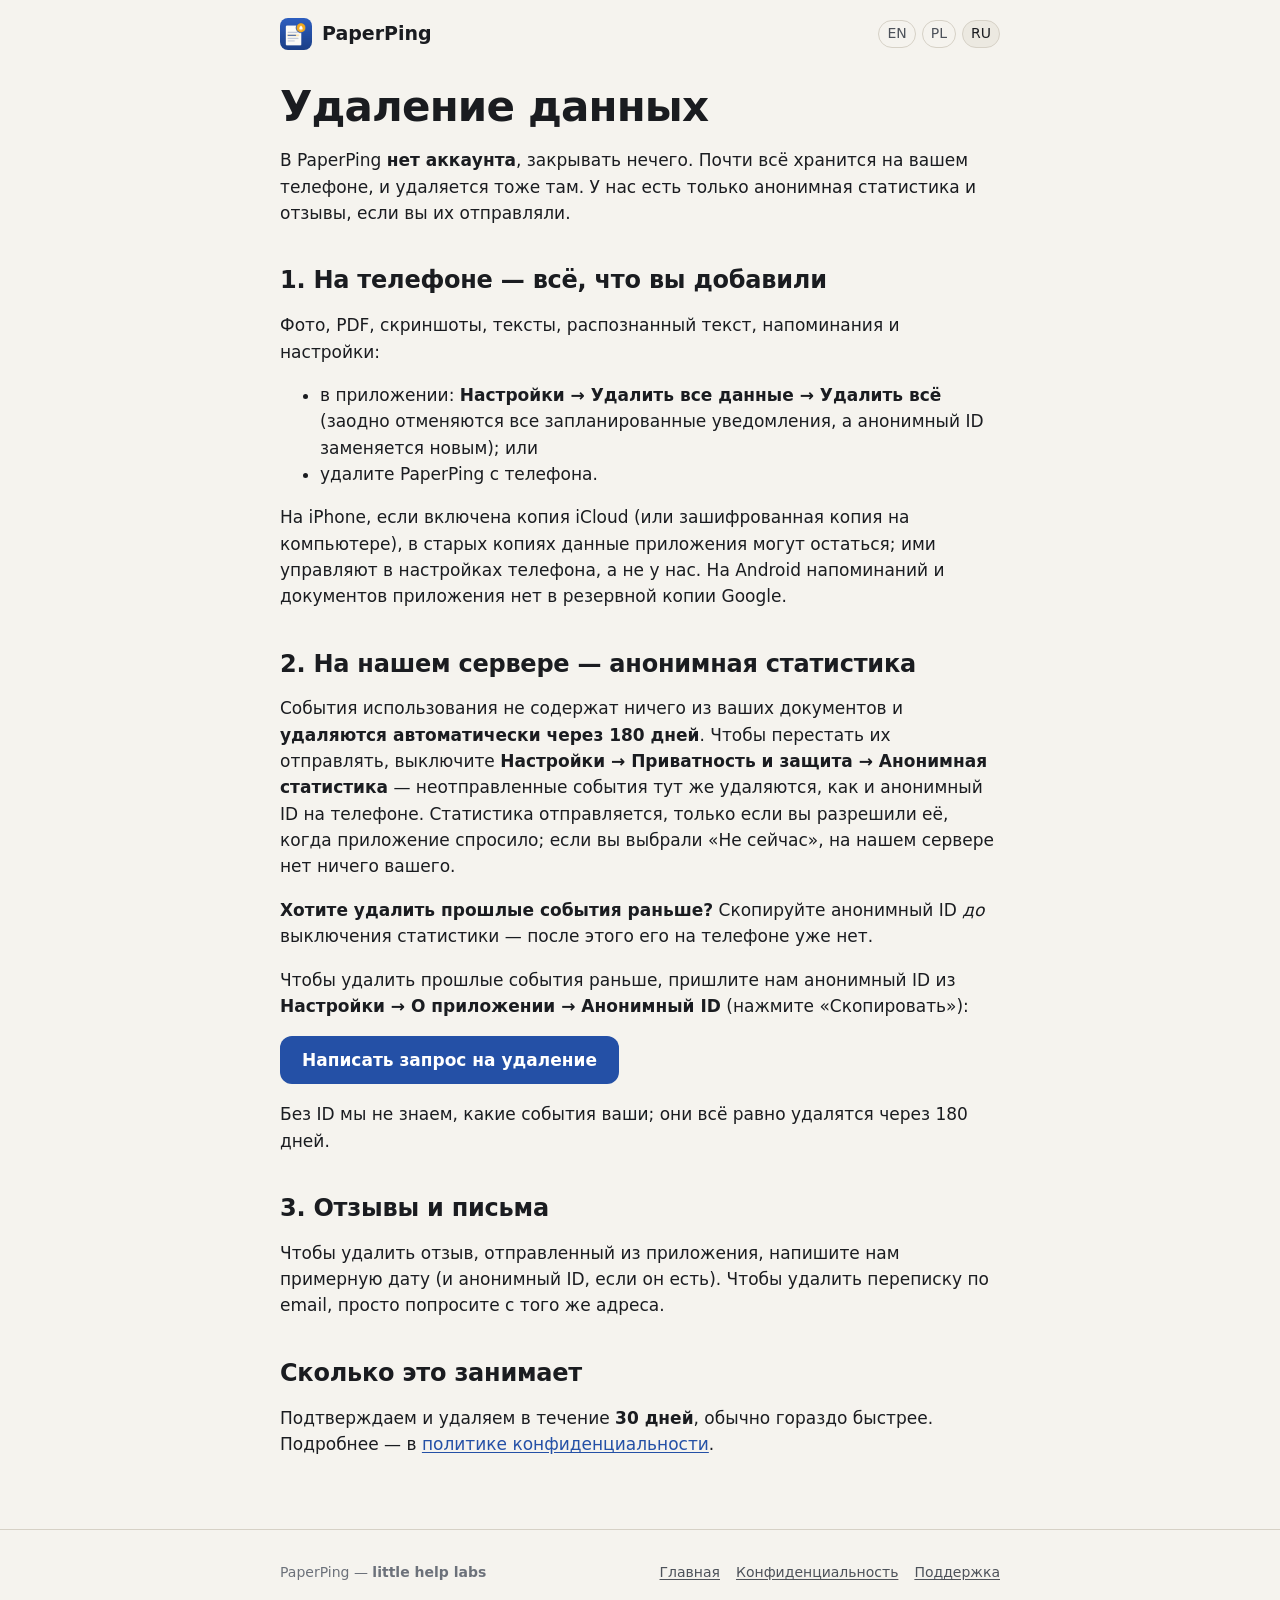
<file: delete-data/ru/index.html>
<!doctype html>
<html lang="ru">
<head>
  <meta charset="utf-8">
  <meta name="viewport" content="width=device-width, initial-scale=1">
  <title>Удаление данных — PaperPing</title>
  <meta name="description" content="В PaperPing нет аккаунта. Как удалить всё с телефона и попросить нас удалить анонимную статистику и отзывы.">
  <meta name="color-scheme" content="light dark">
  <link rel="icon" href="../../assets/favicon.png" type="image/png">
  <link rel="stylesheet" href="../../assets/site.css">
  <link rel="alternate" hreflang="en" href="../">
  <link rel="alternate" hreflang="pl" href="../pl/">
</head>
<body>
  <header class="site-header">
    <div class="wrap narrow">
      <a class="brand" href="../../"><img src="../../assets/icon-192.png" alt="" width="32" height="32">PaperPing</a>
      <span class="lang"><a href="../" hreflang="en" lang="en">EN</a><a href="../pl/" hreflang="pl" lang="pl">PL</a><span>RU</span></span>
    </div>
  </header>

  <main class="wrap narrow doc">
    <h1>Удаление данных</h1>
    <p>В PaperPing <b>нет аккаунта</b>, закрывать нечего. Почти всё хранится на вашем телефоне, и удаляется тоже там. У нас есть только анонимная статистика и отзывы, если вы их отправляли.</p>

    <h2>1. На телефоне — всё, что вы добавили</h2>
    <p>Фото, PDF, скриншоты, тексты, распознанный текст, напоминания и настройки:</p>
    <ul>
      <li>в приложении: <b>Настройки → Удалить все данные → Удалить всё</b> (заодно отменяются все запланированные уведомления, а анонимный ID заменяется новым); или</li>
      <li>удалите PaperPing с телефона.</li>
    </ul>
    <p>На iPhone, если включена копия iCloud (или зашифрованная копия на компьютере), в старых копиях данные приложения могут остаться; ими управляют в настройках телефона, а не у нас. На Android напоминаний и документов приложения нет в резервной копии Google.</p>

    <h2>2. На нашем сервере — анонимная статистика</h2>
    <p>События использования не содержат ничего из ваших документов и <b>удаляются автоматически через 180 дней</b>. Чтобы перестать их отправлять, выключите <b>Настройки → Приватность и защита → Анонимная статистика</b> — неотправленные события тут же удаляются, как и анонимный ID на телефоне. Статистика отправляется, только если вы разрешили её, когда приложение спросило; если вы выбрали «Не сейчас», на нашем сервере нет ничего вашего.</p>
    <p><b>Хотите удалить прошлые события раньше?</b> Скопируйте анонимный ID <i>до</i> выключения статистики — после этого его на телефоне уже нет.</p>
    <p>Чтобы удалить прошлые события раньше, пришлите нам анонимный ID из <b>Настройки → О приложении → Анонимный ID</b> (нажмите «Скопировать»):</p>
    <p><a class="button" href="mailto:penkin.yauhen@gmail.com?subject=PaperPing%3A%20%D1%83%D0%B4%D0%B0%D0%BB%D0%B8%D1%82%D0%B5%20%D0%BC%D0%BE%D0%B8%20%D0%B4%D0%B0%D0%BD%D0%BD%D1%8B%D0%B5&amp;body=%D0%9F%D1%80%D0%BE%D1%88%D1%83%20%D1%83%D0%B4%D0%B0%D0%BB%D0%B8%D1%82%D1%8C%20%D0%B4%D0%B0%D0%BD%D0%BD%D1%8B%D0%B5%20%D0%B4%D0%BB%D1%8F%20%D1%8D%D1%82%D0%BE%D0%B3%D0%BE%20%D0%B0%D0%BD%D0%BE%D0%BD%D0%B8%D0%BC%D0%BD%D0%BE%D0%B3%D0%BE%20ID%3A%20%0A">Написать запрос на удаление</a></p>
    <p>Без ID мы не знаем, какие события ваши; они всё равно удалятся через 180 дней.</p>

    <h2>3. Отзывы и письма</h2>
    <p>Чтобы удалить отзыв, отправленный из приложения, напишите нам примерную дату (и анонимный ID, если он есть). Чтобы удалить переписку по email, просто попросите с того же адреса.</p>

    <h2>Сколько это занимает</h2>
    <p>Подтверждаем и удаляем в течение <b>30 дней</b>, обычно гораздо быстрее. Подробнее — в <a href="../../privacy/ru/">политике конфиденциальности</a>.</p>
  </main>

  <footer class="site-footer">
    <div class="wrap narrow">
      <div>PaperPing — <b>little help labs</b></div>
      <nav aria-label="Подвал"><a href="../../">Главная</a><a href="../../privacy/ru/">Конфиденциальность</a><a href="../../support/ru/">Поддержка</a></nav>
    </div>
  </footer>
</body>
</html>
</file>
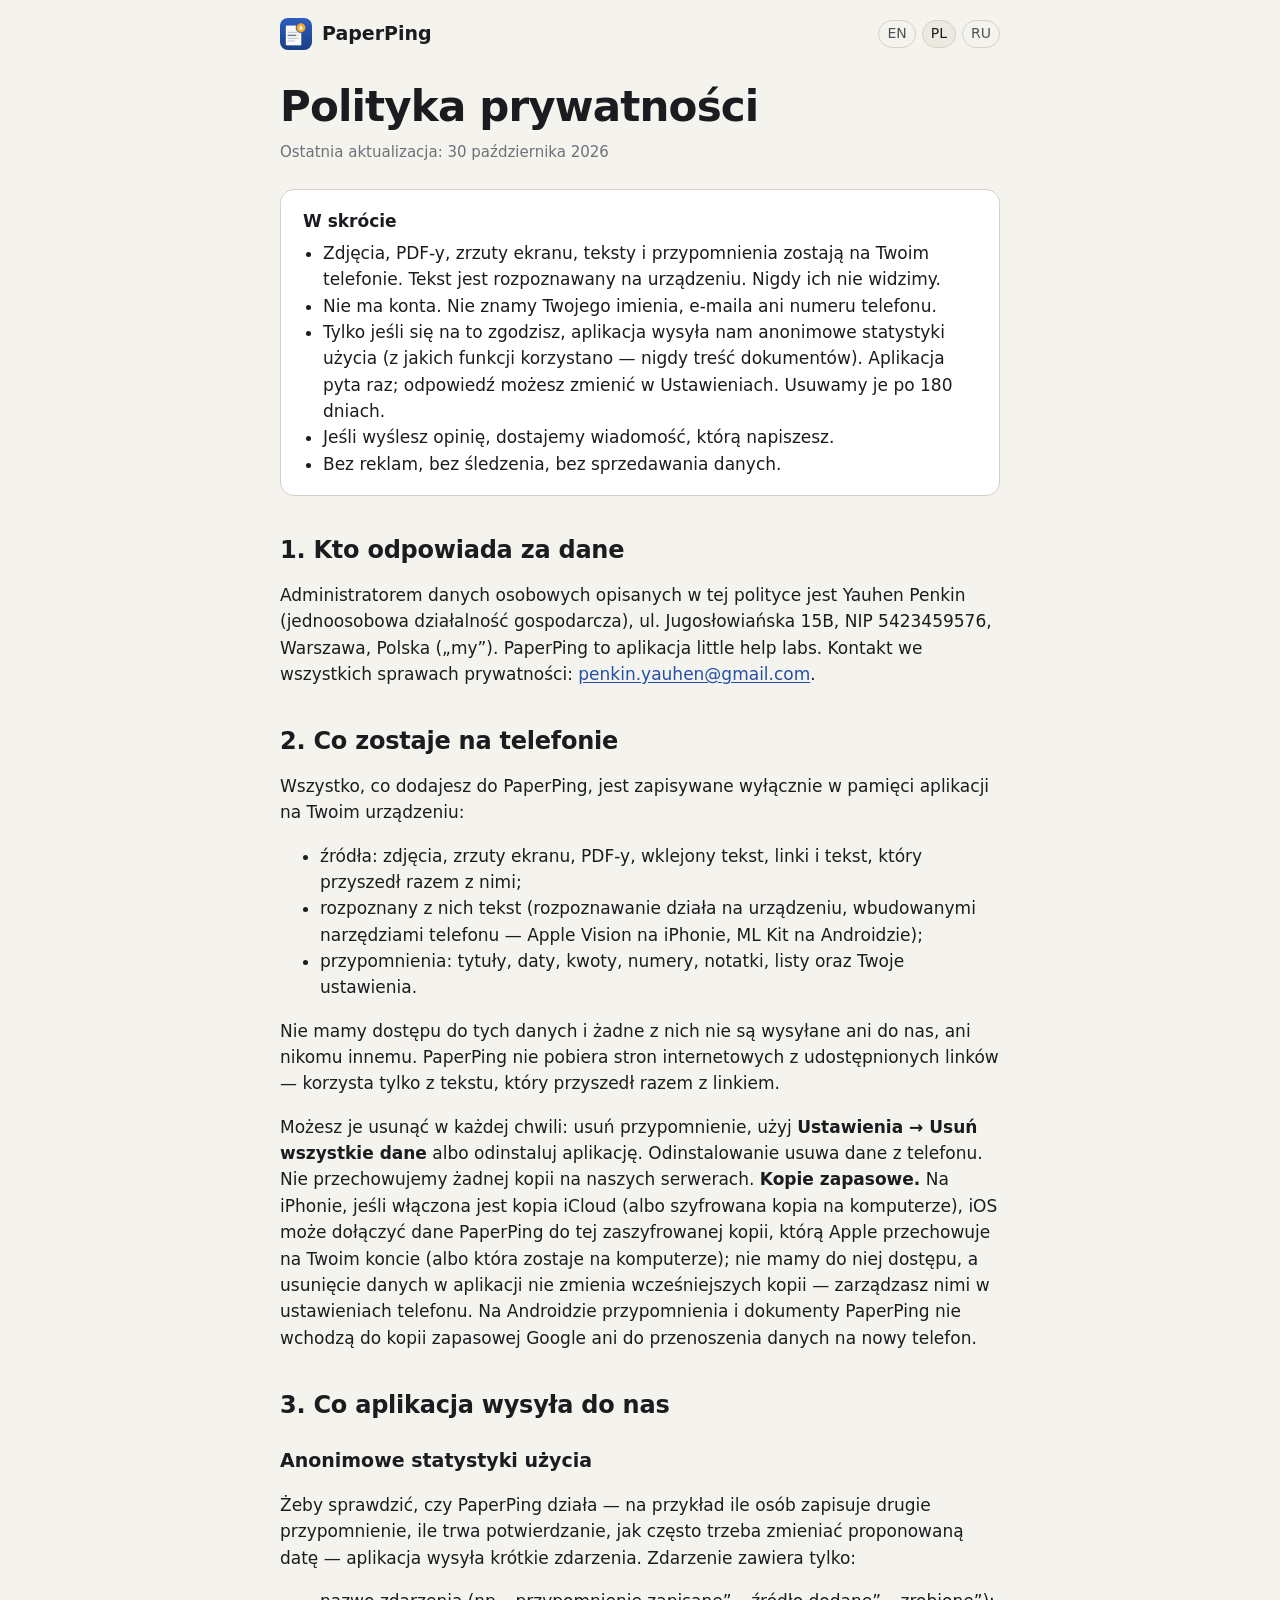
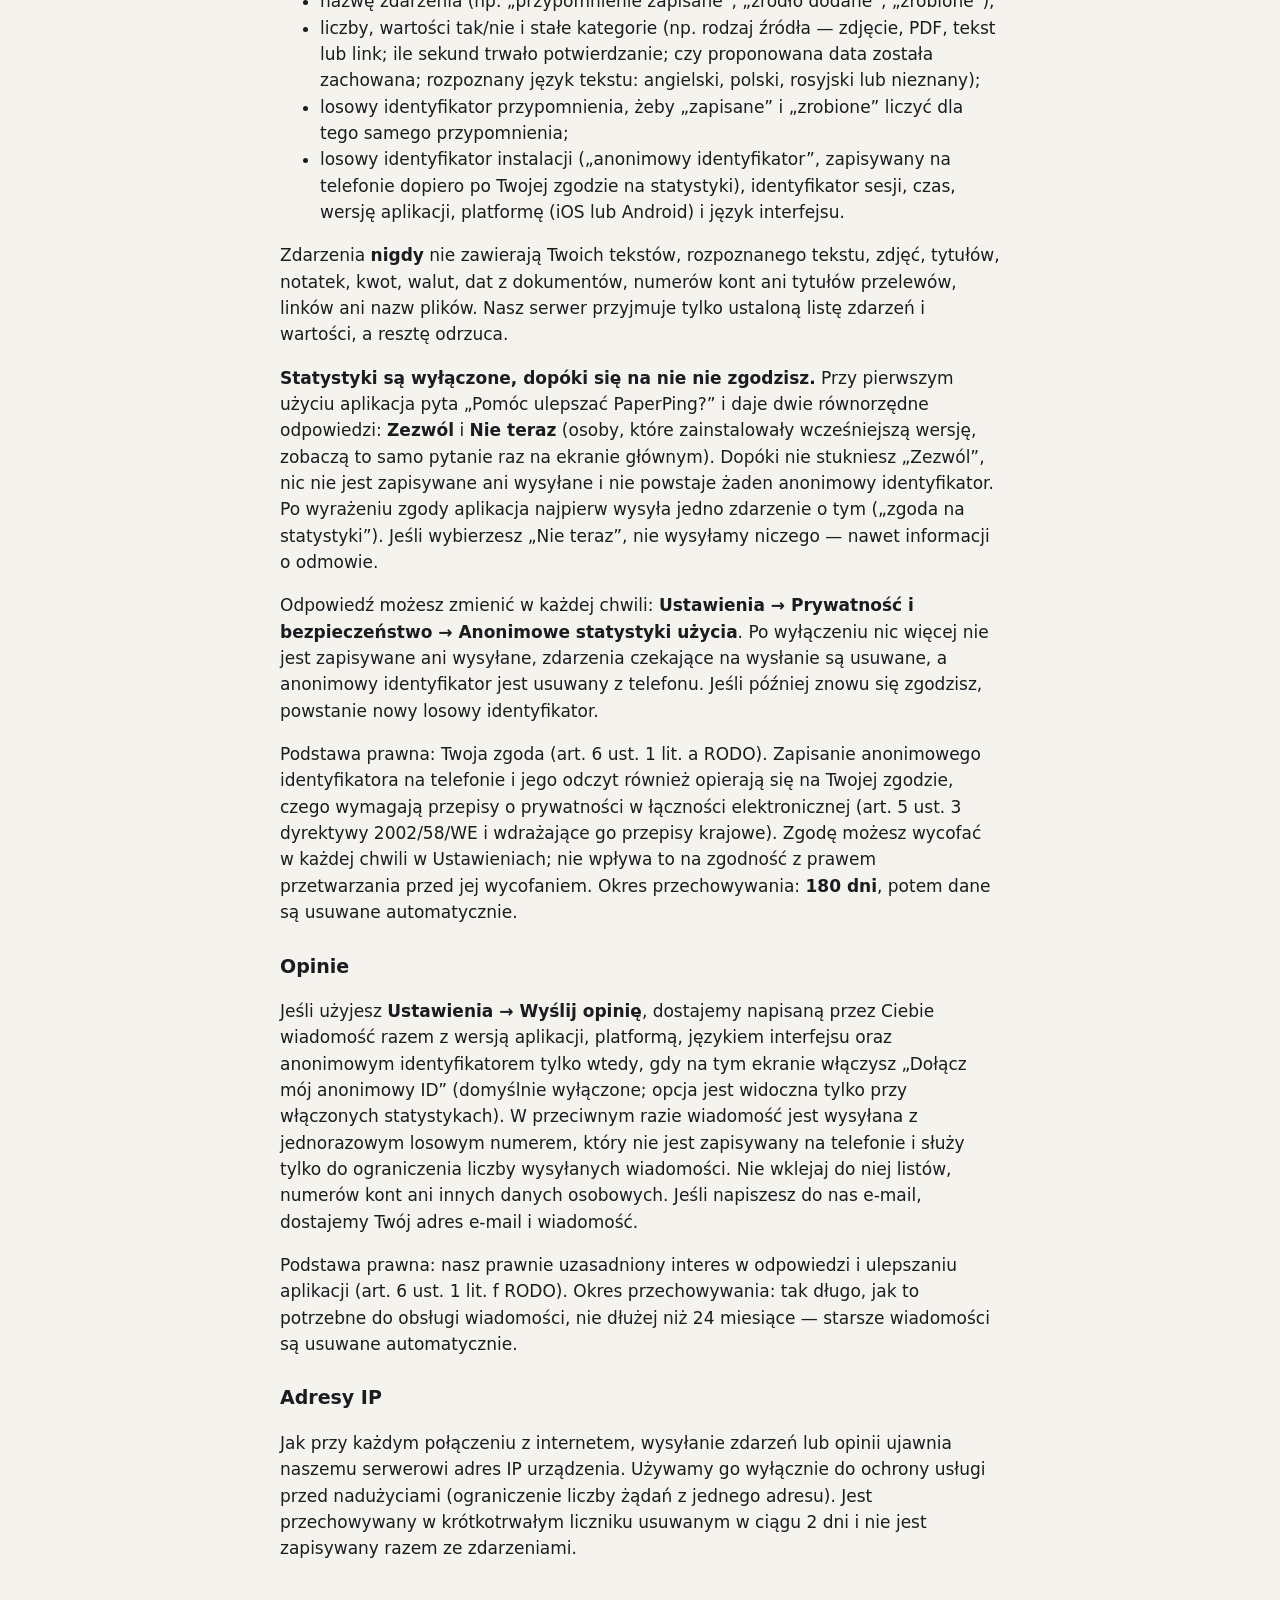
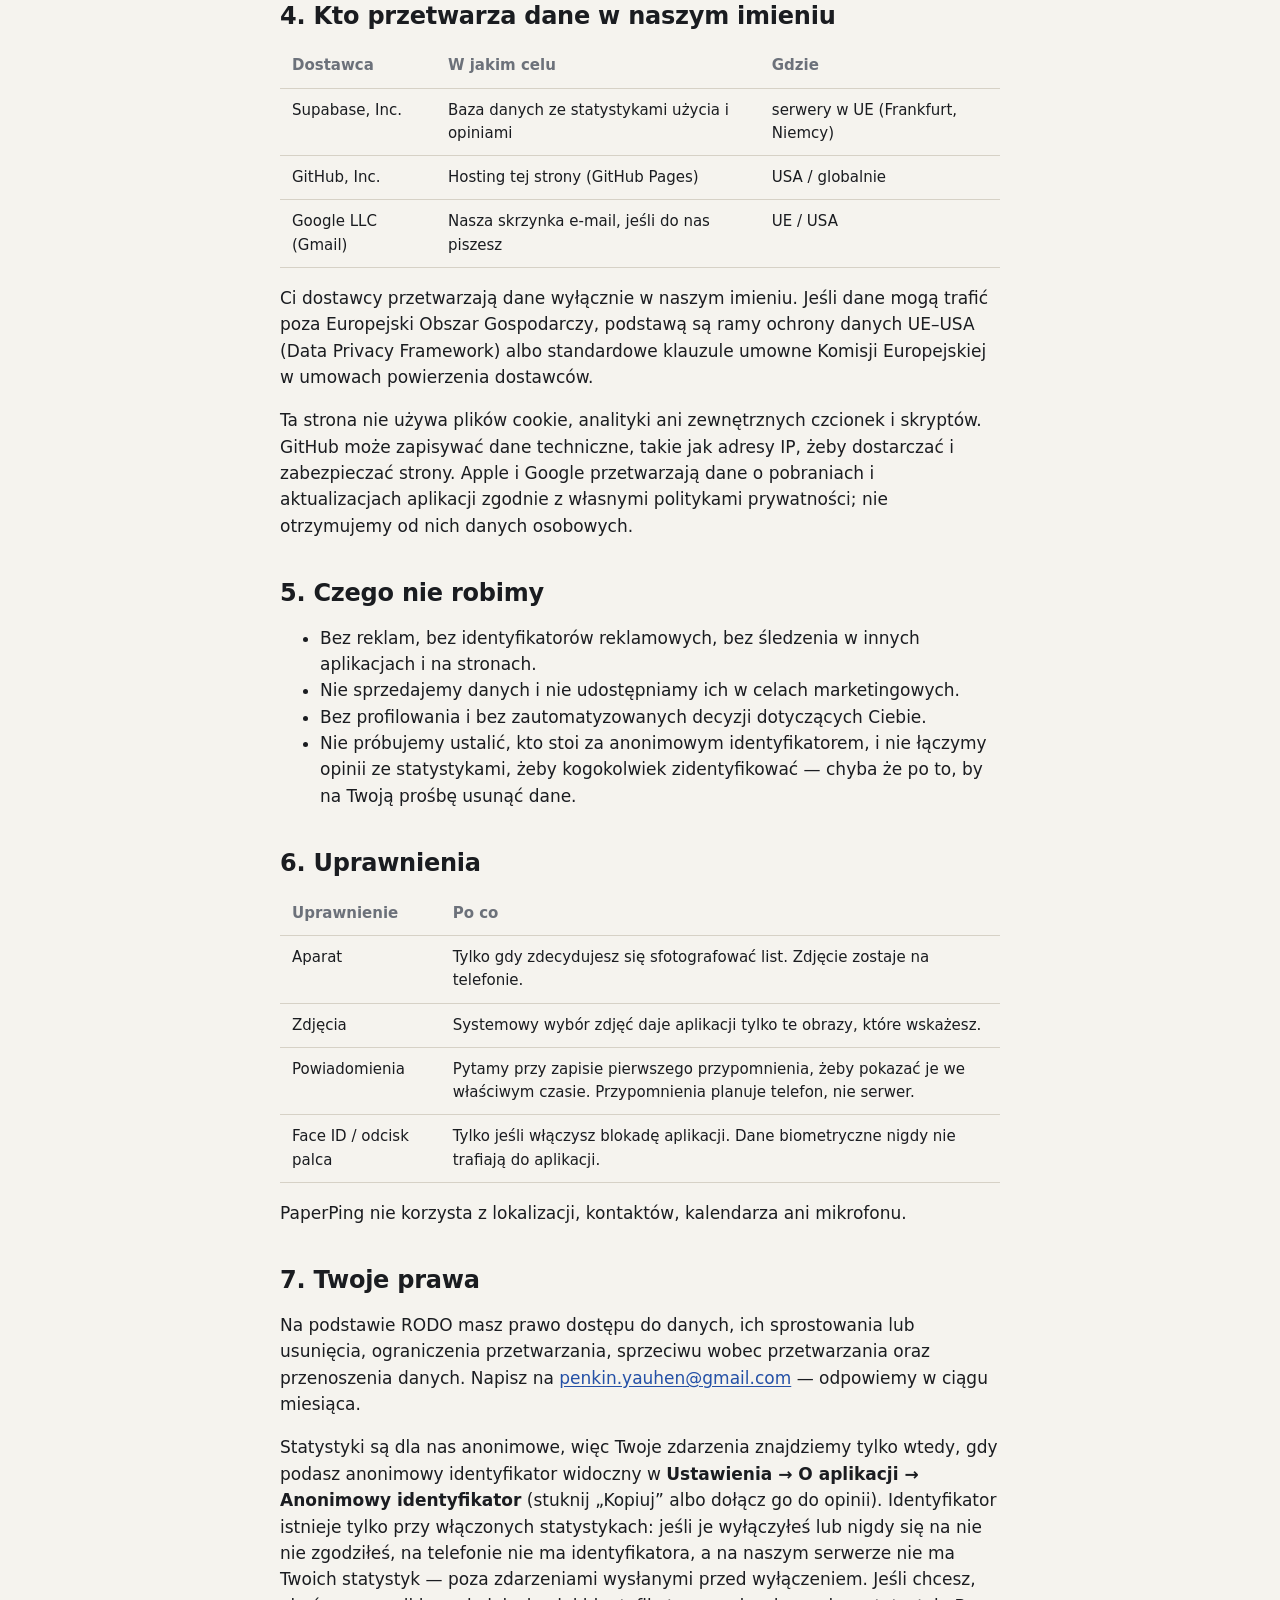
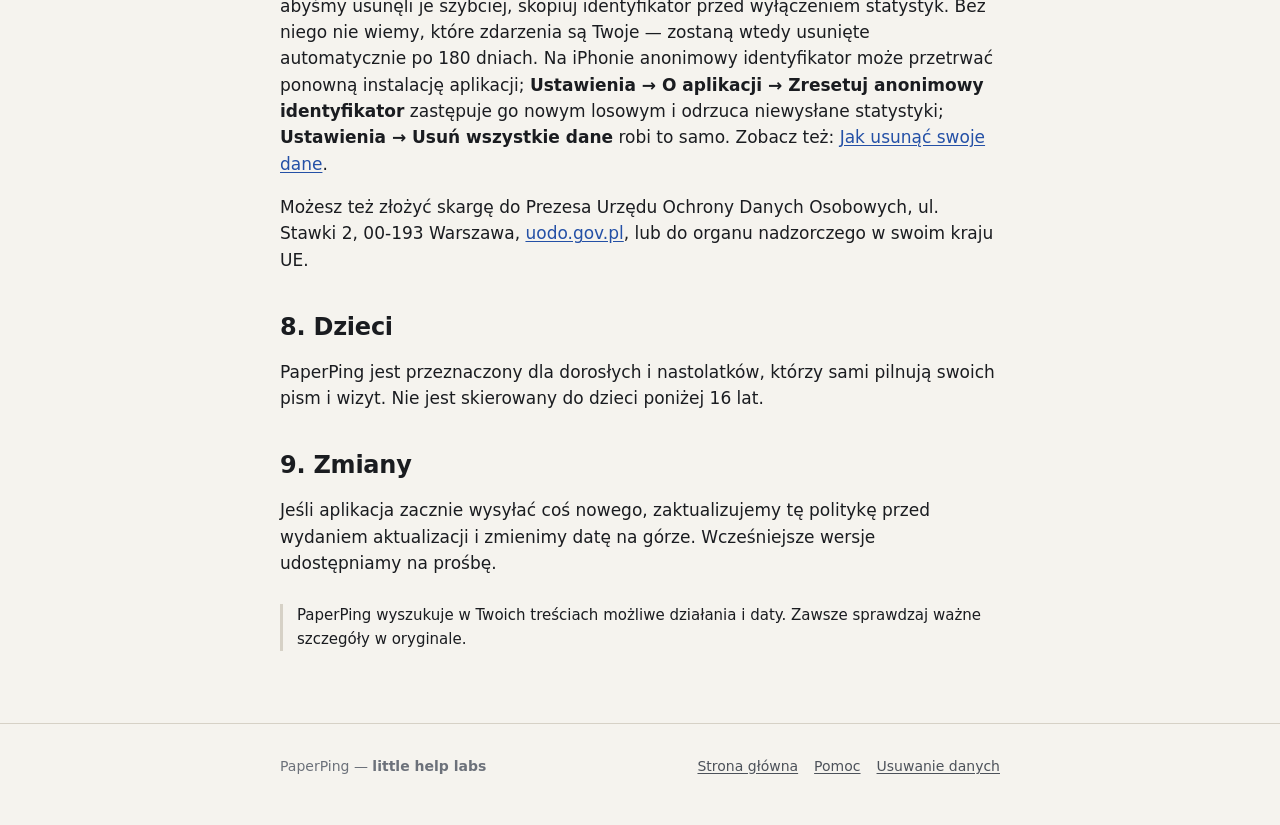
<file: privacy/pl/index.html>
<!doctype html>
<html lang="pl">
<head>
  <meta charset="utf-8">
  <meta name="viewport" content="width=device-width, initial-scale=1">
  <title>Polityka prywatności — PaperPing</title>
  <meta name="description" content="Co PaperPing przechowuje na telefonie, co niewielkiego wysyła do nas, jak długo to trzymamy i jakie masz prawa.">
  <meta name="color-scheme" content="light dark">
  <link rel="icon" href="../../assets/favicon.png" type="image/png">
  <link rel="stylesheet" href="../../assets/site.css">
  <link rel="alternate" hreflang="en" href="../">
  <link rel="alternate" hreflang="ru" href="../ru/">
</head>
<body>
  <header class="site-header">
    <div class="wrap narrow">
      <a class="brand" href="../../"><img src="../../assets/icon-192.png" alt="" width="32" height="32">PaperPing</a>
      <span class="lang"><a href="../" hreflang="en" lang="en">EN</a><span>PL</span><a href="../ru/" hreflang="ru" lang="ru">RU</a></span>
    </div>
  </header>

  <main class="wrap narrow doc">
    <h1>Polityka prywatności</h1>
    <p class="updated">Ostatnia aktualizacja: 30 października 2026</p>

    <div class="summary">
      <strong>W skrócie</strong>
      <ul>
        <li>Zdjęcia, PDF-y, zrzuty ekranu, teksty i przypomnienia zostają na Twoim telefonie. Tekst jest rozpoznawany na urządzeniu. Nigdy ich nie widzimy.</li>
        <li>Nie ma konta. Nie znamy Twojego imienia, e-maila ani numeru telefonu.</li>
        <li>Tylko jeśli się na to zgodzisz, aplikacja wysyła nam anonimowe statystyki użycia (z jakich funkcji korzystano — nigdy treść dokumentów). Aplikacja pyta raz; odpowiedź możesz zmienić w Ustawieniach. Usuwamy je po 180 dniach.</li>
        <li>Jeśli wyślesz opinię, dostajemy wiadomość, którą napiszesz.</li>
        <li>Bez reklam, bez śledzenia, bez sprzedawania danych.</li>
      </ul>
    </div>

    <h2>1. Kto odpowiada za dane</h2>
    <p>Administratorem danych osobowych opisanych w tej polityce jest Yauhen Penkin (jednoosobowa działalność gospodarcza), ul. Jugosłowiańska 15B, NIP 5423459576, Warszawa, Polska („my”). PaperPing to aplikacja little help labs. Kontakt we wszystkich sprawach prywatności: <a href="mailto:penkin.yauhen@gmail.com">penkin.yauhen@gmail.com</a>.</p>

    <h2>2. Co zostaje na telefonie</h2>
    <p>Wszystko, co dodajesz do PaperPing, jest zapisywane wyłącznie w pamięci aplikacji na Twoim urządzeniu:</p>
    <ul>
      <li>źródła: zdjęcia, zrzuty ekranu, PDF-y, wklejony tekst, linki i tekst, który przyszedł razem z nimi;</li>
      <li>rozpoznany z nich tekst (rozpoznawanie działa na urządzeniu, wbudowanymi narzędziami telefonu — Apple Vision na iPhonie, ML Kit na Androidzie);</li>
      <li>przypomnienia: tytuły, daty, kwoty, numery, notatki, listy oraz Twoje ustawienia.</li>
    </ul>
    <p>Nie mamy dostępu do tych danych i żadne z nich nie są wysyłane ani do nas, ani nikomu innemu. PaperPing nie pobiera stron internetowych z udostępnionych linków — korzysta tylko z tekstu, który przyszedł razem z linkiem.</p>
    <p>Możesz je usunąć w każdej chwili: usuń przypomnienie, użyj <b>Ustawienia → Usuń wszystkie dane</b> albo odinstaluj aplikację. Odinstalowanie usuwa dane z telefonu. Nie przechowujemy żadnej kopii na naszych serwerach. <b>Kopie zapasowe.</b> Na iPhonie, jeśli włączona jest kopia iCloud (albo szyfrowana kopia na komputerze), iOS może dołączyć dane PaperPing do tej zaszyfrowanej kopii, którą Apple przechowuje na Twoim koncie (albo która zostaje na komputerze); nie mamy do niej dostępu, a usunięcie danych w aplikacji nie zmienia wcześniejszych kopii — zarządzasz nimi w ustawieniach telefonu. Na Androidzie przypomnienia i dokumenty PaperPing nie wchodzą do kopii zapasowej Google ani do przenoszenia danych na nowy telefon.</p>

    <h2>3. Co aplikacja wysyła do nas</h2>
    <h3>Anonimowe statystyki użycia</h3>
    <p>Żeby sprawdzić, czy PaperPing działa — na przykład ile osób zapisuje drugie przypomnienie, ile trwa potwierdzanie, jak często trzeba zmieniać proponowaną datę — aplikacja wysyła krótkie zdarzenia. Zdarzenie zawiera tylko:</p>
    <ul>
      <li>nazwę zdarzenia (np. „przypomnienie zapisane”, „źródło dodane”, „zrobione”);</li>
      <li>liczby, wartości tak/nie i stałe kategorie (np. rodzaj źródła — zdjęcie, PDF, tekst lub link; ile sekund trwało potwierdzanie; czy proponowana data została zachowana; rozpoznany język tekstu: angielski, polski, rosyjski lub nieznany);</li>
      <li>losowy identyfikator przypomnienia, żeby „zapisane” i „zrobione” liczyć dla tego samego przypomnienia;</li>
      <li>losowy identyfikator instalacji („anonimowy identyfikator”, zapisywany na telefonie dopiero po Twojej zgodzie na statystyki), identyfikator sesji, czas, wersję aplikacji, platformę (iOS lub Android) i język interfejsu.</li>
    </ul>
    <p>Zdarzenia <b>nigdy</b> nie zawierają Twoich tekstów, rozpoznanego tekstu, zdjęć, tytułów, notatek, kwot, walut, dat z dokumentów, numerów kont ani tytułów przelewów, linków ani nazw plików. Nasz serwer przyjmuje tylko ustaloną listę zdarzeń i wartości, a resztę odrzuca.</p>
    <p><b>Statystyki są wyłączone, dopóki się na nie nie zgodzisz.</b> Przy pierwszym użyciu aplikacja pyta „Pomóc ulepszać PaperPing?” i daje dwie równorzędne odpowiedzi: <b>Zezwól</b> i <b>Nie teraz</b> (osoby, które zainstalowały wcześniejszą wersję, zobaczą to samo pytanie raz na ekranie głównym). Dopóki nie stukniesz „Zezwól”, nic nie jest zapisywane ani wysyłane i nie powstaje żaden anonimowy identyfikator. Po wyrażeniu zgody aplikacja najpierw wysyła jedno zdarzenie o tym („zgoda na statystyki”). Jeśli wybierzesz „Nie teraz”, nie wysyłamy niczego — nawet informacji o odmowie.</p>
    <p>Odpowiedź możesz zmienić w każdej chwili: <b>Ustawienia → Prywatność i bezpieczeństwo → Anonimowe statystyki użycia</b>. Po wyłączeniu nic więcej nie jest zapisywane ani wysyłane, zdarzenia czekające na wysłanie są usuwane, a anonimowy identyfikator jest usuwany z telefonu. Jeśli później znowu się zgodzisz, powstanie nowy losowy identyfikator.</p>
    <p>Podstawa prawna: Twoja zgoda (art. 6 ust. 1 lit. a RODO). Zapisanie anonimowego identyfikatora na telefonie i jego odczyt również opierają się na Twojej zgodzie, czego wymagają przepisy o prywatności w łączności elektronicznej (art. 5 ust. 3 dyrektywy 2002/58/WE i wdrażające go przepisy krajowe). Zgodę możesz wycofać w każdej chwili w Ustawieniach; nie wpływa to na zgodność z prawem przetwarzania przed jej wycofaniem. Okres przechowywania: <b>180 dni</b>, potem dane są usuwane automatycznie.</p>

    <h3>Opinie</h3>
    <p>Jeśli użyjesz <b>Ustawienia → Wyślij opinię</b>, dostajemy napisaną przez Ciebie wiadomość razem z wersją aplikacji, platformą, językiem interfejsu oraz anonimowym identyfikatorem tylko wtedy, gdy na tym ekranie włączysz „Dołącz mój anonimowy ID” (domyślnie wyłączone; opcja jest widoczna tylko przy włączonych statystykach). W przeciwnym razie wiadomość jest wysyłana z jednorazowym losowym numerem, który nie jest zapisywany na telefonie i służy tylko do ograniczenia liczby wysyłanych wiadomości. Nie wklejaj do niej listów, numerów kont ani innych danych osobowych. Jeśli napiszesz do nas e-mail, dostajemy Twój adres e-mail i wiadomość.</p>
    <p>Podstawa prawna: nasz prawnie uzasadniony interes w odpowiedzi i ulepszaniu aplikacji (art. 6 ust. 1 lit. f RODO). Okres przechowywania: tak długo, jak to potrzebne do obsługi wiadomości, nie dłużej niż 24 miesiące — starsze wiadomości są usuwane automatycznie.</p>

    <h3>Adresy IP</h3>
    <p>Jak przy każdym połączeniu z internetem, wysyłanie zdarzeń lub opinii ujawnia naszemu serwerowi adres IP urządzenia. Używamy go wyłącznie do ochrony usługi przed nadużyciami (ograniczenie liczby żądań z jednego adresu). Jest przechowywany w krótkotrwałym liczniku usuwanym w ciągu 2 dni i nie jest zapisywany razem ze zdarzeniami.</p>

    <h2>4. Kto przetwarza dane w naszym imieniu</h2>
    <table>
      <tr><th>Dostawca</th><th>W jakim celu</th><th>Gdzie</th></tr>
      <tr><td>Supabase, Inc.</td><td>Baza danych ze statystykami użycia i opiniami</td><td>serwery w UE (Frankfurt, Niemcy)</td></tr>
      <tr><td>GitHub, Inc.</td><td>Hosting tej strony (GitHub Pages)</td><td>USA / globalnie</td></tr>
      <tr><td>Google LLC (Gmail)</td><td>Nasza skrzynka e-mail, jeśli do nas piszesz</td><td>UE / USA</td></tr>
    </table>
    <p>Ci dostawcy przetwarzają dane wyłącznie w naszym imieniu. Jeśli dane mogą trafić poza Europejski Obszar Gospodarczy, podstawą są ramy ochrony danych UE–USA (Data Privacy Framework) albo standardowe klauzule umowne Komisji Europejskiej w umowach powierzenia dostawców.</p>
    <p>Ta strona nie używa plików cookie, analityki ani zewnętrznych czcionek i skryptów. GitHub może zapisywać dane techniczne, takie jak adresy IP, żeby dostarczać i zabezpieczać strony. Apple i Google przetwarzają dane o pobraniach i aktualizacjach aplikacji zgodnie z własnymi politykami prywatności; nie otrzymujemy od nich danych osobowych.</p>

    <h2>5. Czego nie robimy</h2>
    <ul>
      <li>Bez reklam, bez identyfikatorów reklamowych, bez śledzenia w innych aplikacjach i na stronach.</li>
      <li>Nie sprzedajemy danych i nie udostępniamy ich w celach marketingowych.</li>
      <li>Bez profilowania i bez zautomatyzowanych decyzji dotyczących Ciebie.</li>
      <li>Nie próbujemy ustalić, kto stoi za anonimowym identyfikatorem, i nie łączymy opinii ze statystykami, żeby kogokolwiek zidentyfikować — chyba że po to, by na Twoją prośbę usunąć dane.</li>
    </ul>

    <h2>6. Uprawnienia</h2>
    <table>
      <tr><th>Uprawnienie</th><th>Po co</th></tr>
      <tr><td>Aparat</td><td>Tylko gdy zdecydujesz się sfotografować list. Zdjęcie zostaje na telefonie.</td></tr>
      <tr><td>Zdjęcia</td><td>Systemowy wybór zdjęć daje aplikacji tylko te obrazy, które wskażesz.</td></tr>
      <tr><td>Powiadomienia</td><td>Pytamy przy zapisie pierwszego przypomnienia, żeby pokazać je we właściwym czasie. Przypomnienia planuje telefon, nie serwer.</td></tr>
      <tr><td>Face ID / odcisk palca</td><td>Tylko jeśli włączysz blokadę aplikacji. Dane biometryczne nigdy nie trafiają do aplikacji.</td></tr>
    </table>
    <p>PaperPing nie korzysta z lokalizacji, kontaktów, kalendarza ani mikrofonu.</p>

    <h2>7. Twoje prawa</h2>
    <p>Na podstawie RODO masz prawo dostępu do danych, ich sprostowania lub usunięcia, ograniczenia przetwarzania, sprzeciwu wobec przetwarzania oraz przenoszenia danych. Napisz na <a href="mailto:penkin.yauhen@gmail.com">penkin.yauhen@gmail.com</a> — odpowiemy w ciągu miesiąca.</p>
    <p>Statystyki są dla nas anonimowe, więc Twoje zdarzenia znajdziemy tylko wtedy, gdy podasz anonimowy identyfikator widoczny w <b>Ustawienia → O aplikacji → Anonimowy identyfikator</b> (stuknij „Kopiuj” albo dołącz go do opinii). Identyfikator istnieje tylko przy włączonych statystykach: jeśli je wyłączyłeś lub nigdy się na nie nie zgodziłeś, na telefonie nie ma identyfikatora, a na naszym serwerze nie ma Twoich statystyk — poza zdarzeniami wysłanymi przed wyłączeniem. Jeśli chcesz, abyśmy usunęli je szybciej, skopiuj identyfikator przed wyłączeniem statystyk. Bez niego nie wiemy, które zdarzenia są Twoje — zostaną wtedy usunięte automatycznie po 180 dniach. Na iPhonie anonimowy identyfikator może przetrwać ponowną instalację aplikacji; <b>Ustawienia → O aplikacji → Zresetuj anonimowy identyfikator</b> zastępuje go nowym losowym i odrzuca niewysłane statystyki; <b>Ustawienia → Usuń wszystkie dane</b> robi to samo. Zobacz też: <a href="../../delete-data/pl/">Jak usunąć swoje dane</a>.</p>
    <p>Możesz też złożyć skargę do Prezesa Urzędu Ochrony Danych Osobowych, ul. Stawki 2, 00-193 Warszawa, <a href="https://uodo.gov.pl/">uodo.gov.pl</a>, lub do organu nadzorczego w swoim kraju UE.</p>

    <h2>8. Dzieci</h2>
    <p>PaperPing jest przeznaczony dla dorosłych i nastolatków, którzy sami pilnują swoich pism i wizyt. Nie jest skierowany do dzieci poniżej 16 lat.</p>

    <h2>9. Zmiany</h2>
    <p>Jeśli aplikacja zacznie wysyłać coś nowego, zaktualizujemy tę politykę przed wydaniem aktualizacji i zmienimy datę na górze. Wcześniejsze wersje udostępniamy na prośbę.</p>

    <p class="disclaimer">PaperPing wyszukuje w Twoich treściach możliwe działania i daty. Zawsze sprawdzaj ważne szczegóły w oryginale.</p>
  </main>

  <footer class="site-footer">
    <div class="wrap narrow">
      <div>PaperPing — <b>little help labs</b></div>
      <nav aria-label="Stopka"><a href="../../">Strona główna</a><a href="../../support/pl/">Pomoc</a><a href="../../delete-data/pl/">Usuwanie danych</a></nav>
    </div>
  </footer>
</body>
</html>
</file>
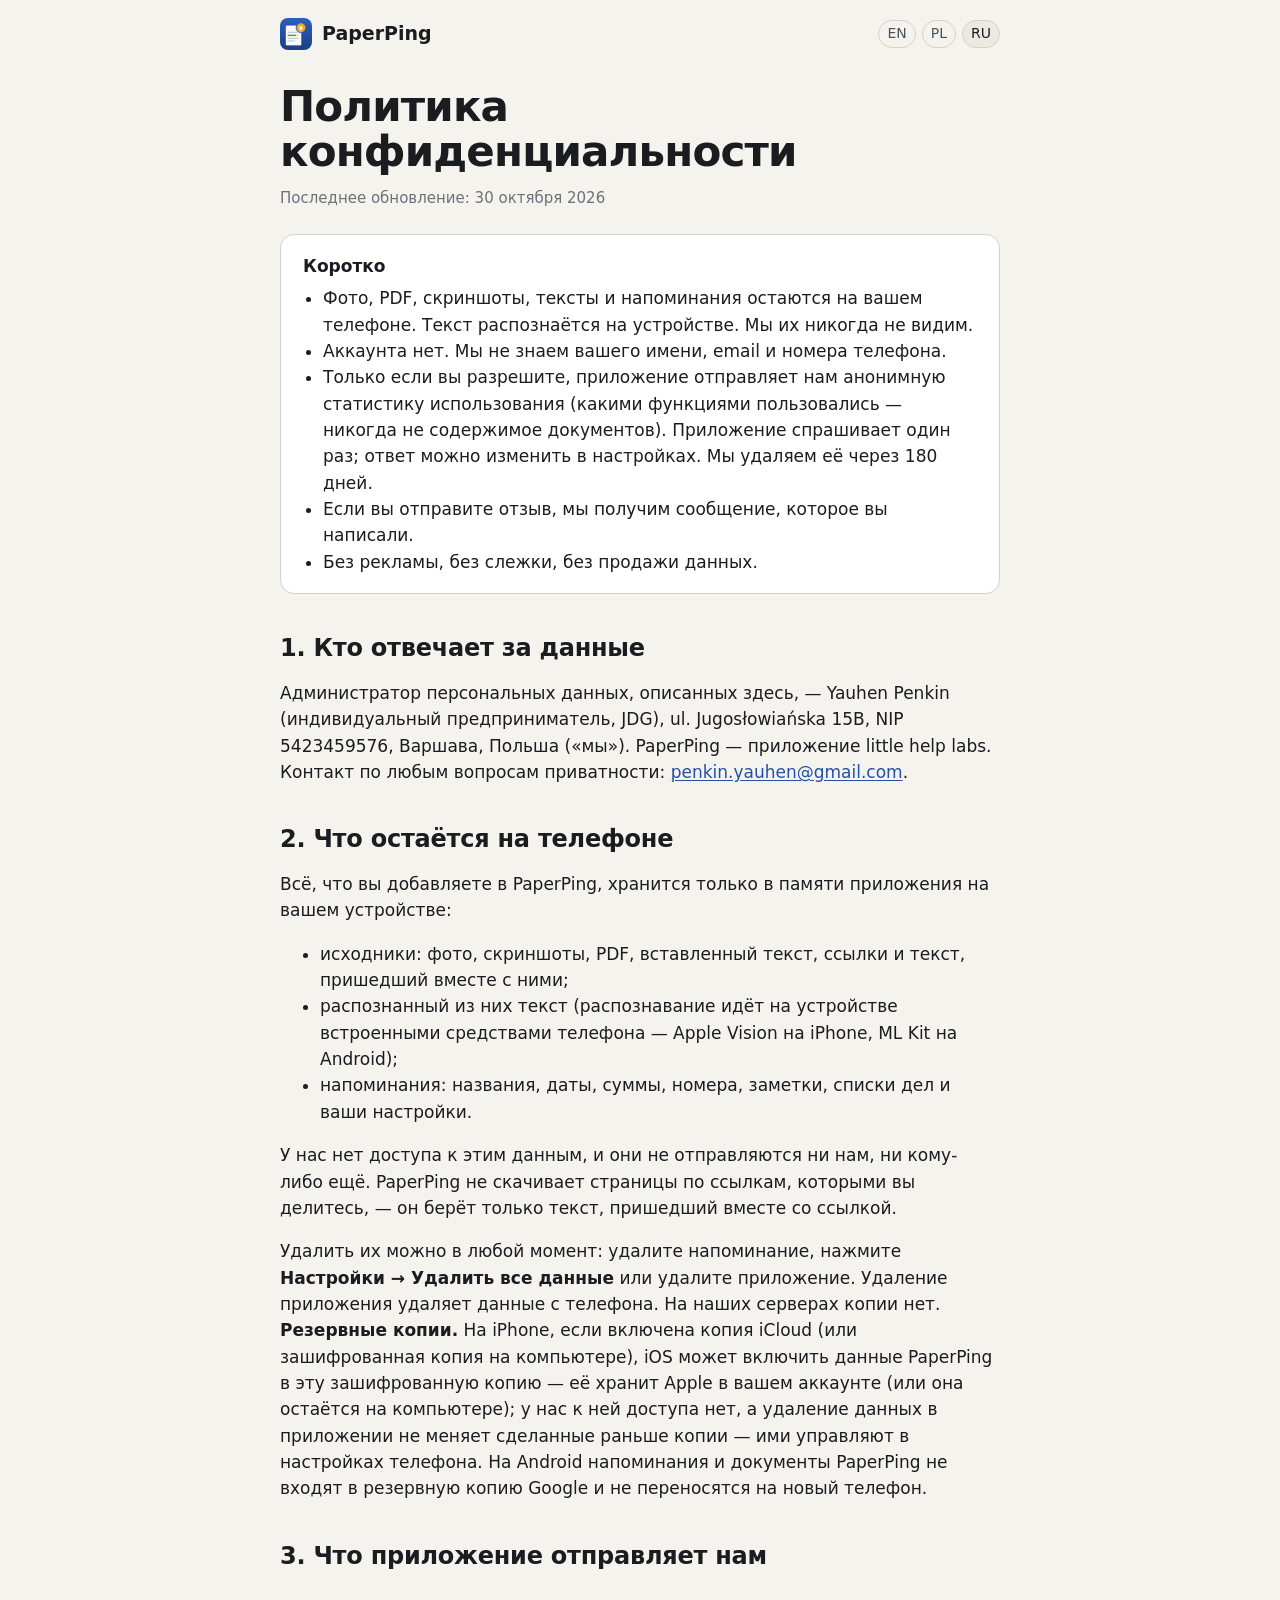
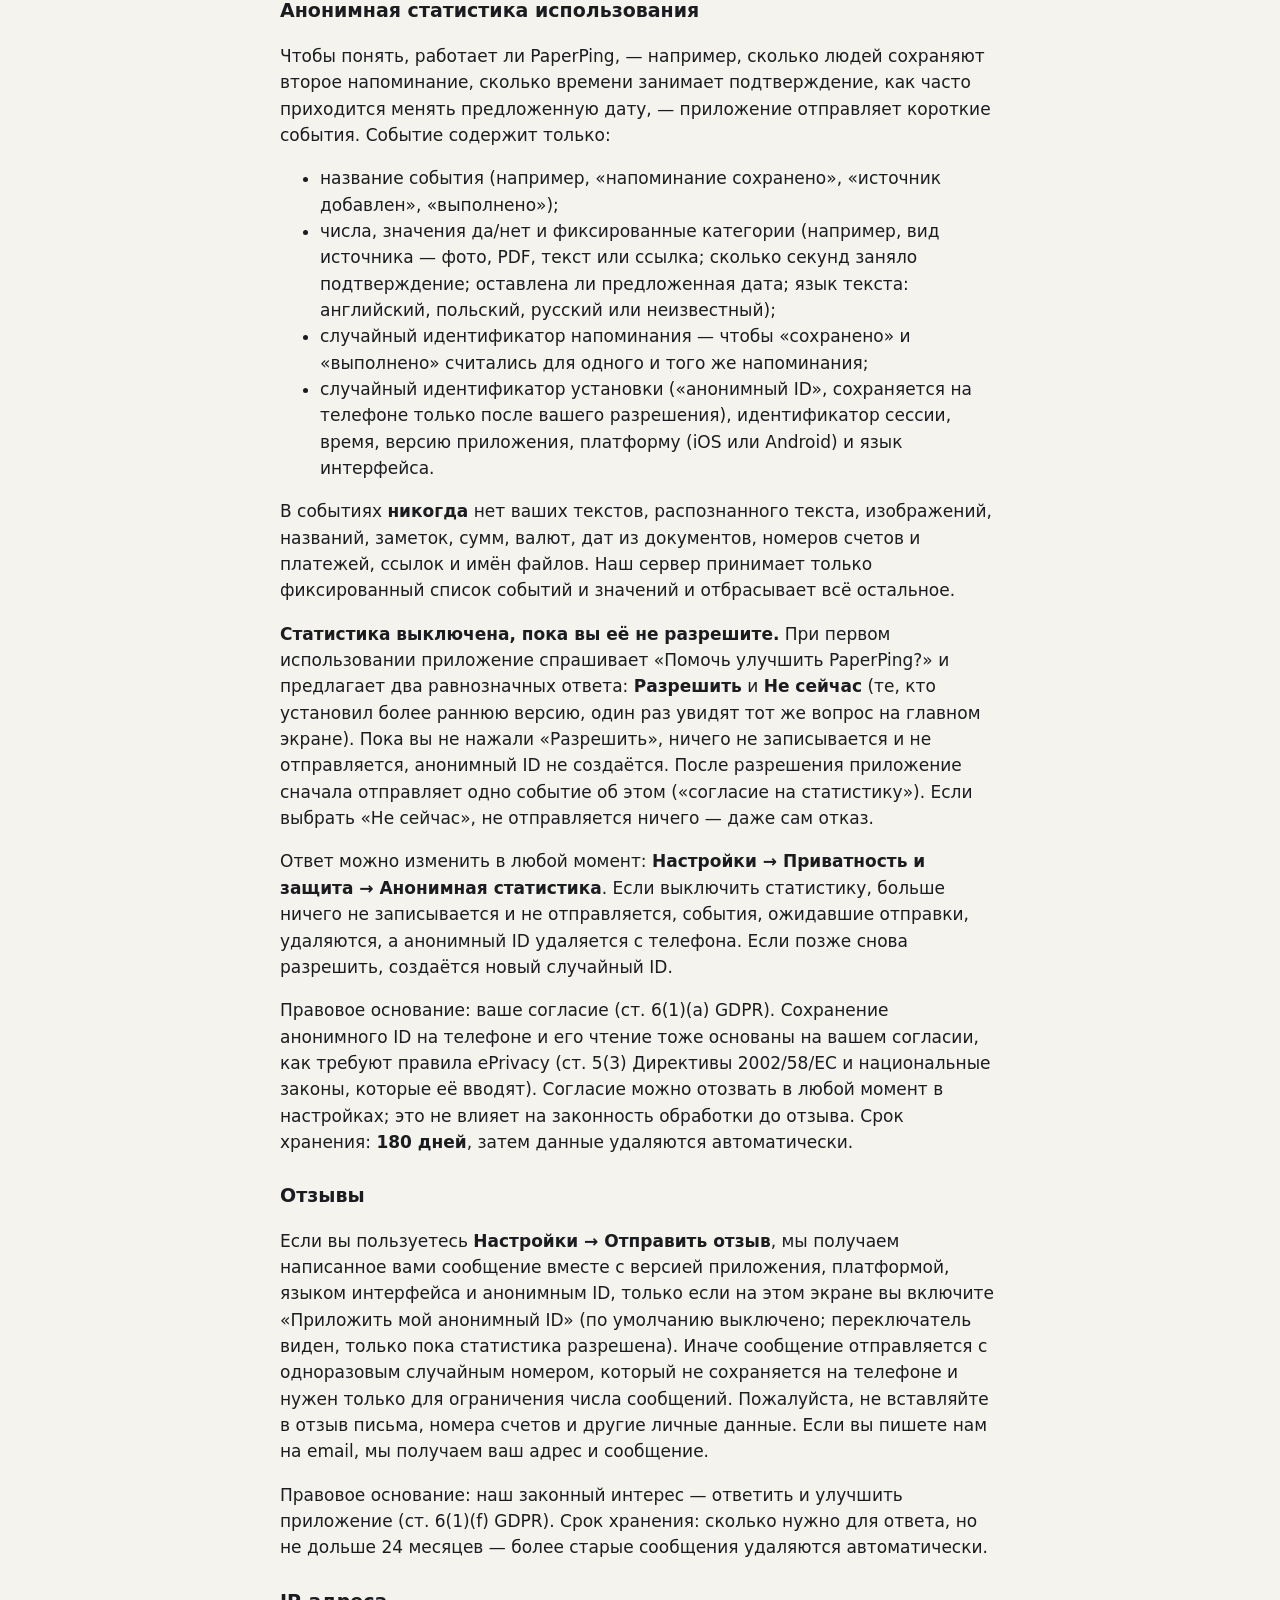
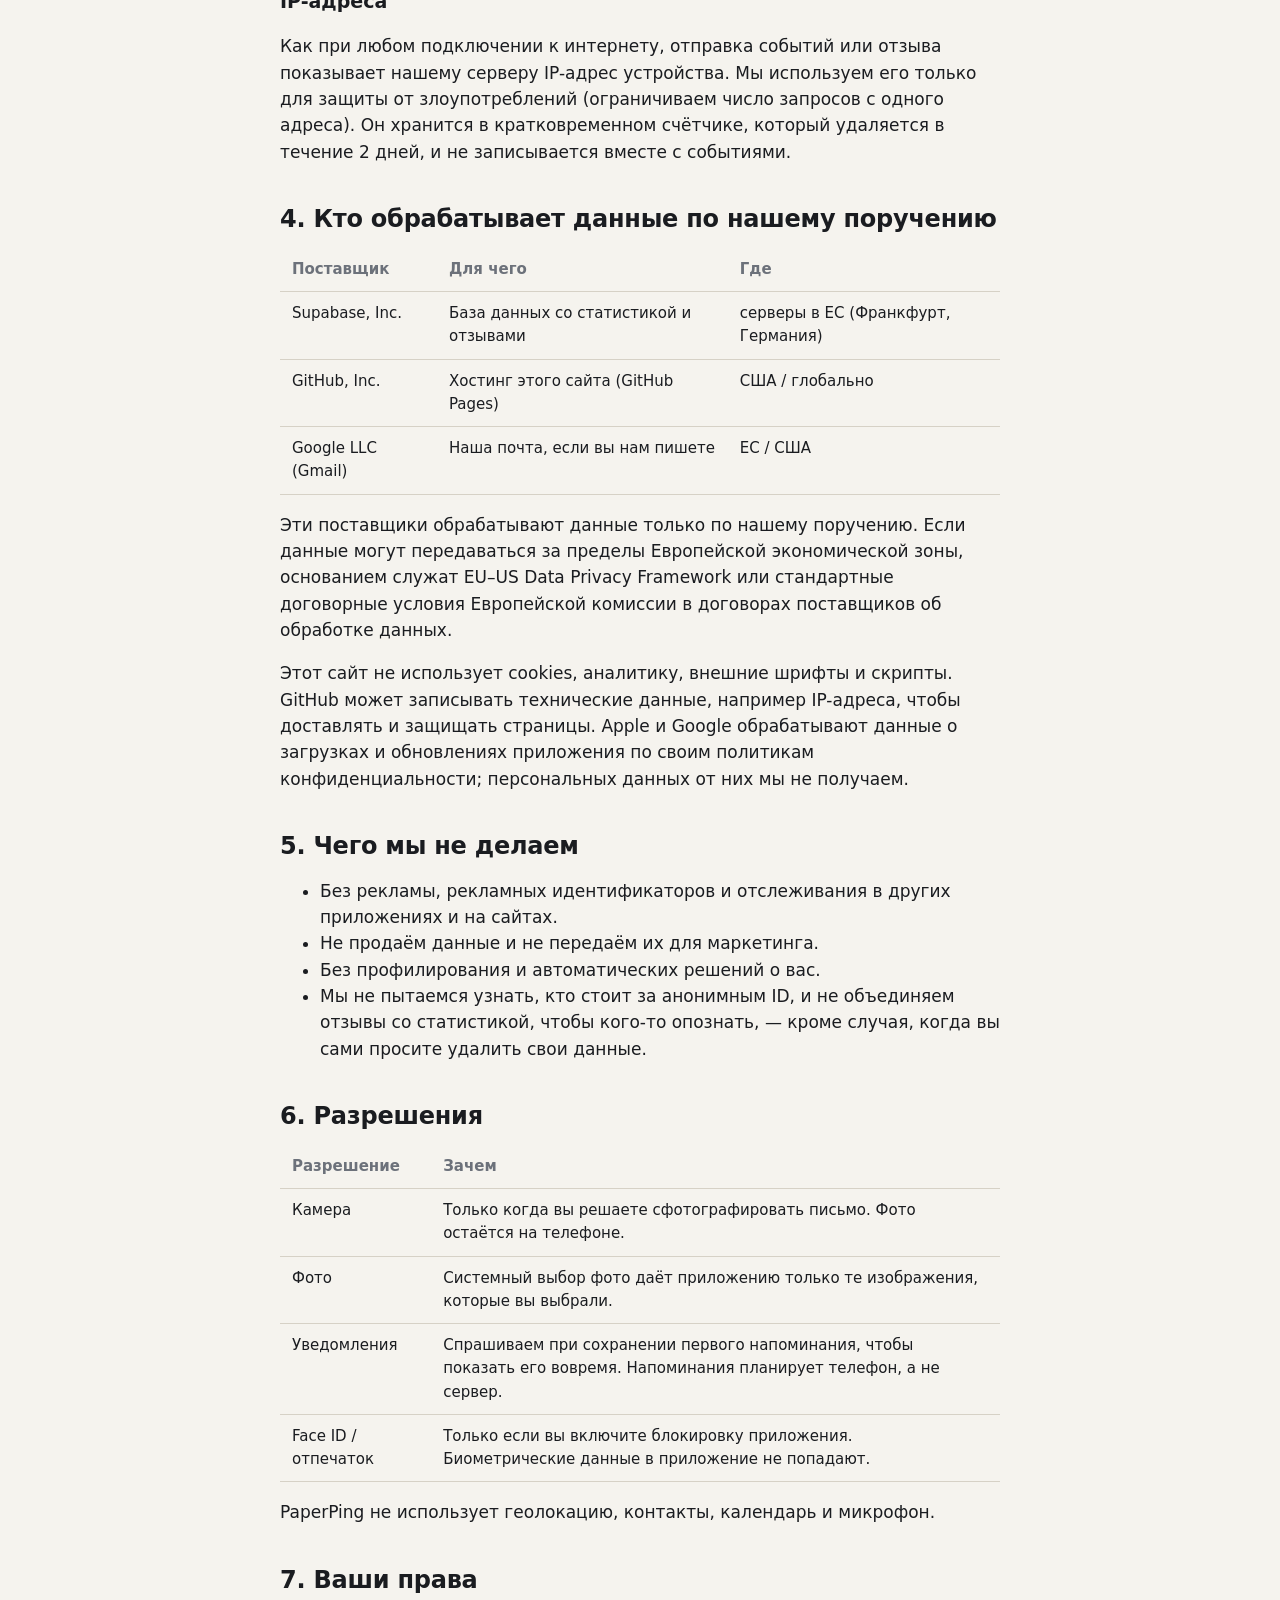
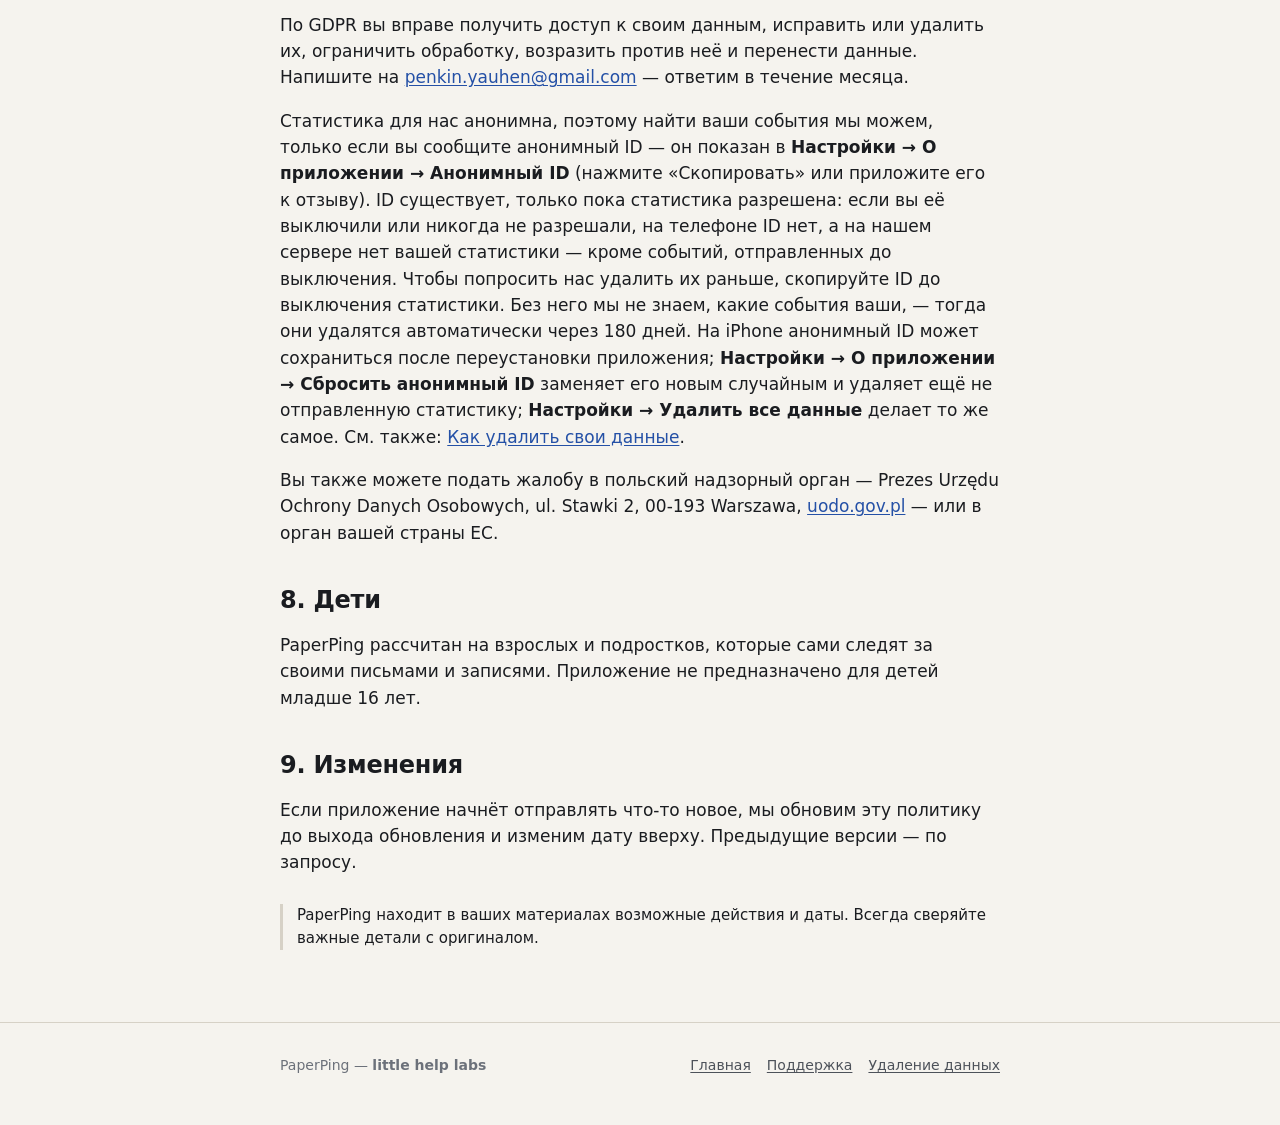
<file: privacy/ru/index.html>
<!doctype html>
<html lang="ru">
<head>
  <meta charset="utf-8">
  <meta name="viewport" content="width=device-width, initial-scale=1">
  <title>Политика конфиденциальности — PaperPing</title>
  <meta name="description" content="Что PaperPing хранит на телефоне, что немногое отправляет нам, сколько мы это храним и какие у вас права.">
  <meta name="color-scheme" content="light dark">
  <link rel="icon" href="../../assets/favicon.png" type="image/png">
  <link rel="stylesheet" href="../../assets/site.css">
  <link rel="alternate" hreflang="en" href="../">
  <link rel="alternate" hreflang="pl" href="../pl/">
</head>
<body>
  <header class="site-header">
    <div class="wrap narrow">
      <a class="brand" href="../../"><img src="../../assets/icon-192.png" alt="" width="32" height="32">PaperPing</a>
      <span class="lang"><a href="../" hreflang="en" lang="en">EN</a><a href="../pl/" hreflang="pl" lang="pl">PL</a><span>RU</span></span>
    </div>
  </header>

  <main class="wrap narrow doc">
    <h1>Политика конфиденциальности</h1>
    <p class="updated">Последнее обновление: 30 октября 2026</p>

    <div class="summary">
      <strong>Коротко</strong>
      <ul>
        <li>Фото, PDF, скриншоты, тексты и напоминания остаются на вашем телефоне. Текст распознаётся на устройстве. Мы их никогда не видим.</li>
        <li>Аккаунта нет. Мы не знаем вашего имени, email и номера телефона.</li>
        <li>Только если вы разрешите, приложение отправляет нам анонимную статистику использования (какими функциями пользовались — никогда не содержимое документов). Приложение спрашивает один раз; ответ можно изменить в настройках. Мы удаляем её через 180 дней.</li>
        <li>Если вы отправите отзыв, мы получим сообщение, которое вы написали.</li>
        <li>Без рекламы, без слежки, без продажи данных.</li>
      </ul>
    </div>

    <h2>1. Кто отвечает за данные</h2>
    <p>Администратор персональных данных, описанных здесь, — Yauhen Penkin (индивидуальный предприниматель, JDG), ul. Jugosłowiańska 15B, NIP 5423459576, Варшава, Польша («мы»). PaperPing — приложение little help labs. Контакт по любым вопросам приватности: <a href="mailto:penkin.yauhen@gmail.com">penkin.yauhen@gmail.com</a>.</p>

    <h2>2. Что остаётся на телефоне</h2>
    <p>Всё, что вы добавляете в PaperPing, хранится только в памяти приложения на вашем устройстве:</p>
    <ul>
      <li>исходники: фото, скриншоты, PDF, вставленный текст, ссылки и текст, пришедший вместе с ними;</li>
      <li>распознанный из них текст (распознавание идёт на устройстве встроенными средствами телефона — Apple Vision на iPhone, ML Kit на Android);</li>
      <li>напоминания: названия, даты, суммы, номера, заметки, списки дел и ваши настройки.</li>
    </ul>
    <p>У нас нет доступа к этим данным, и они не отправляются ни нам, ни кому-либо ещё. PaperPing не скачивает страницы по ссылкам, которыми вы делитесь, — он берёт только текст, пришедший вместе со ссылкой.</p>
    <p>Удалить их можно в любой момент: удалите напоминание, нажмите <b>Настройки → Удалить все данные</b> или удалите приложение. Удаление приложения удаляет данные с телефона. На наших серверах копии нет. <b>Резервные копии.</b> На iPhone, если включена копия iCloud (или зашифрованная копия на компьютере), iOS может включить данные PaperPing в эту зашифрованную копию — её хранит Apple в вашем аккаунте (или она остаётся на компьютере); у нас к ней доступа нет, а удаление данных в приложении не меняет сделанные раньше копии — ими управляют в настройках телефона. На Android напоминания и документы PaperPing не входят в резервную копию Google и не переносятся на новый телефон.</p>

    <h2>3. Что приложение отправляет нам</h2>
    <h3>Анонимная статистика использования</h3>
    <p>Чтобы понять, работает ли PaperPing, — например, сколько людей сохраняют второе напоминание, сколько времени занимает подтверждение, как часто приходится менять предложенную дату, — приложение отправляет короткие события. Событие содержит только:</p>
    <ul>
      <li>название события (например, «напоминание сохранено», «источник добавлен», «выполнено»);</li>
      <li>числа, значения да/нет и фиксированные категории (например, вид источника — фото, PDF, текст или ссылка; сколько секунд заняло подтверждение; оставлена ли предложенная дата; язык текста: английский, польский, русский или неизвестный);</li>
      <li>случайный идентификатор напоминания — чтобы «сохранено» и «выполнено» считались для одного и того же напоминания;</li>
      <li>случайный идентификатор установки («анонимный ID», сохраняется на телефоне только после вашего разрешения), идентификатор сессии, время, версию приложения, платформу (iOS или Android) и язык интерфейса.</li>
    </ul>
    <p>В событиях <b>никогда</b> нет ваших текстов, распознанного текста, изображений, названий, заметок, сумм, валют, дат из документов, номеров счетов и платежей, ссылок и имён файлов. Наш сервер принимает только фиксированный список событий и значений и отбрасывает всё остальное.</p>
    <p><b>Статистика выключена, пока вы её не разрешите.</b> При первом использовании приложение спрашивает «Помочь улучшить PaperPing?» и предлагает два равнозначных ответа: <b>Разрешить</b> и <b>Не сейчас</b> (те, кто установил более раннюю версию, один раз увидят тот же вопрос на главном экране). Пока вы не нажали «Разрешить», ничего не записывается и не отправляется, анонимный ID не создаётся. После разрешения приложение сначала отправляет одно событие об этом («согласие на статистику»). Если выбрать «Не сейчас», не отправляется ничего — даже сам отказ.</p>
    <p>Ответ можно изменить в любой момент: <b>Настройки → Приватность и защита → Анонимная статистика</b>. Если выключить статистику, больше ничего не записывается и не отправляется, события, ожидавшие отправки, удаляются, а анонимный ID удаляется с телефона. Если позже снова разрешить, создаётся новый случайный ID.</p>
    <p>Правовое основание: ваше согласие (ст. 6(1)(a) GDPR). Сохранение анонимного ID на телефоне и его чтение тоже основаны на вашем согласии, как требуют правила ePrivacy (ст. 5(3) Директивы 2002/58/EC и национальные законы, которые её вводят). Согласие можно отозвать в любой момент в настройках; это не влияет на законность обработки до отзыва. Срок хранения: <b>180 дней</b>, затем данные удаляются автоматически.</p>

    <h3>Отзывы</h3>
    <p>Если вы пользуетесь <b>Настройки → Отправить отзыв</b>, мы получаем написанное вами сообщение вместе с версией приложения, платформой, языком интерфейса и анонимным ID, только если на этом экране вы включите «Приложить мой анонимный ID» (по умолчанию выключено; переключатель виден, только пока статистика разрешена). Иначе сообщение отправляется с одноразовым случайным номером, который не сохраняется на телефоне и нужен только для ограничения числа сообщений. Пожалуйста, не вставляйте в отзыв письма, номера счетов и другие личные данные. Если вы пишете нам на email, мы получаем ваш адрес и сообщение.</p>
    <p>Правовое основание: наш законный интерес — ответить и улучшить приложение (ст. 6(1)(f) GDPR). Срок хранения: сколько нужно для ответа, но не дольше 24 месяцев — более старые сообщения удаляются автоматически.</p>

    <h3>IP-адреса</h3>
    <p>Как при любом подключении к интернету, отправка событий или отзыва показывает нашему серверу IP-адрес устройства. Мы используем его только для защиты от злоупотреблений (ограничиваем число запросов с одного адреса). Он хранится в кратковременном счётчике, который удаляется в течение 2 дней, и не записывается вместе с событиями.</p>

    <h2>4. Кто обрабатывает данные по нашему поручению</h2>
    <table>
      <tr><th>Поставщик</th><th>Для чего</th><th>Где</th></tr>
      <tr><td>Supabase, Inc.</td><td>База данных со статистикой и отзывами</td><td>серверы в ЕС (Франкфурт, Германия)</td></tr>
      <tr><td>GitHub, Inc.</td><td>Хостинг этого сайта (GitHub Pages)</td><td>США / глобально</td></tr>
      <tr><td>Google LLC (Gmail)</td><td>Наша почта, если вы нам пишете</td><td>ЕС / США</td></tr>
    </table>
    <p>Эти поставщики обрабатывают данные только по нашему поручению. Если данные могут передаваться за пределы Европейской экономической зоны, основанием служат EU–US Data Privacy Framework или стандартные договорные условия Европейской комиссии в договорах поставщиков об обработке данных.</p>
    <p>Этот сайт не использует cookies, аналитику, внешние шрифты и скрипты. GitHub может записывать технические данные, например IP-адреса, чтобы доставлять и защищать страницы. Apple и Google обрабатывают данные о загрузках и обновлениях приложения по своим политикам конфиденциальности; персональных данных от них мы не получаем.</p>

    <h2>5. Чего мы не делаем</h2>
    <ul>
      <li>Без рекламы, рекламных идентификаторов и отслеживания в других приложениях и на сайтах.</li>
      <li>Не продаём данные и не передаём их для маркетинга.</li>
      <li>Без профилирования и автоматических решений о вас.</li>
      <li>Мы не пытаемся узнать, кто стоит за анонимным ID, и не объединяем отзывы со статистикой, чтобы кого-то опознать, — кроме случая, когда вы сами просите удалить свои данные.</li>
    </ul>

    <h2>6. Разрешения</h2>
    <table>
      <tr><th>Разрешение</th><th>Зачем</th></tr>
      <tr><td>Камера</td><td>Только когда вы решаете сфотографировать письмо. Фото остаётся на телефоне.</td></tr>
      <tr><td>Фото</td><td>Системный выбор фото даёт приложению только те изображения, которые вы выбрали.</td></tr>
      <tr><td>Уведомления</td><td>Спрашиваем при сохранении первого напоминания, чтобы показать его вовремя. Напоминания планирует телефон, а не сервер.</td></tr>
      <tr><td>Face ID / отпечаток</td><td>Только если вы включите блокировку приложения. Биометрические данные в приложение не попадают.</td></tr>
    </table>
    <p>PaperPing не использует геолокацию, контакты, календарь и микрофон.</p>

    <h2>7. Ваши права</h2>
    <p>По GDPR вы вправе получить доступ к своим данным, исправить или удалить их, ограничить обработку, возразить против неё и перенести данные. Напишите на <a href="mailto:penkin.yauhen@gmail.com">penkin.yauhen@gmail.com</a> — ответим в течение месяца.</p>
    <p>Статистика для нас анонимна, поэтому найти ваши события мы можем, только если вы сообщите анонимный ID — он показан в <b>Настройки → О приложении → Анонимный ID</b> (нажмите «Скопировать» или приложите его к отзыву). ID существует, только пока статистика разрешена: если вы её выключили или никогда не разрешали, на телефоне ID нет, а на нашем сервере нет вашей статистики — кроме событий, отправленных до выключения. Чтобы попросить нас удалить их раньше, скопируйте ID до выключения статистики. Без него мы не знаем, какие события ваши, — тогда они удалятся автоматически через 180 дней. На iPhone анонимный ID может сохраниться после переустановки приложения; <b>Настройки → О приложении → Сбросить анонимный ID</b> заменяет его новым случайным и удаляет ещё не отправленную статистику; <b>Настройки → Удалить все данные</b> делает то же самое. См. также: <a href="../../delete-data/ru/">Как удалить свои данные</a>.</p>
    <p>Вы также можете подать жалобу в польский надзорный орган — Prezes Urzędu Ochrony Danych Osobowych, ul. Stawki 2, 00-193 Warszawa, <a href="https://uodo.gov.pl/">uodo.gov.pl</a> — или в орган вашей страны ЕС.</p>

    <h2>8. Дети</h2>
    <p>PaperPing рассчитан на взрослых и подростков, которые сами следят за своими письмами и записями. Приложение не предназначено для детей младше 16 лет.</p>

    <h2>9. Изменения</h2>
    <p>Если приложение начнёт отправлять что-то новое, мы обновим эту политику до выхода обновления и изменим дату вверху. Предыдущие версии — по запросу.</p>

    <p class="disclaimer">PaperPing находит в ваших материалах возможные действия и даты. Всегда сверяйте важные детали с оригиналом.</p>
  </main>

  <footer class="site-footer">
    <div class="wrap narrow">
      <div>PaperPing — <b>little help labs</b></div>
      <nav aria-label="Подвал"><a href="../../">Главная</a><a href="../../support/ru/">Поддержка</a><a href="../../delete-data/ru/">Удаление данных</a></nav>
    </div>
  </footer>
</body>
</html>
</file>
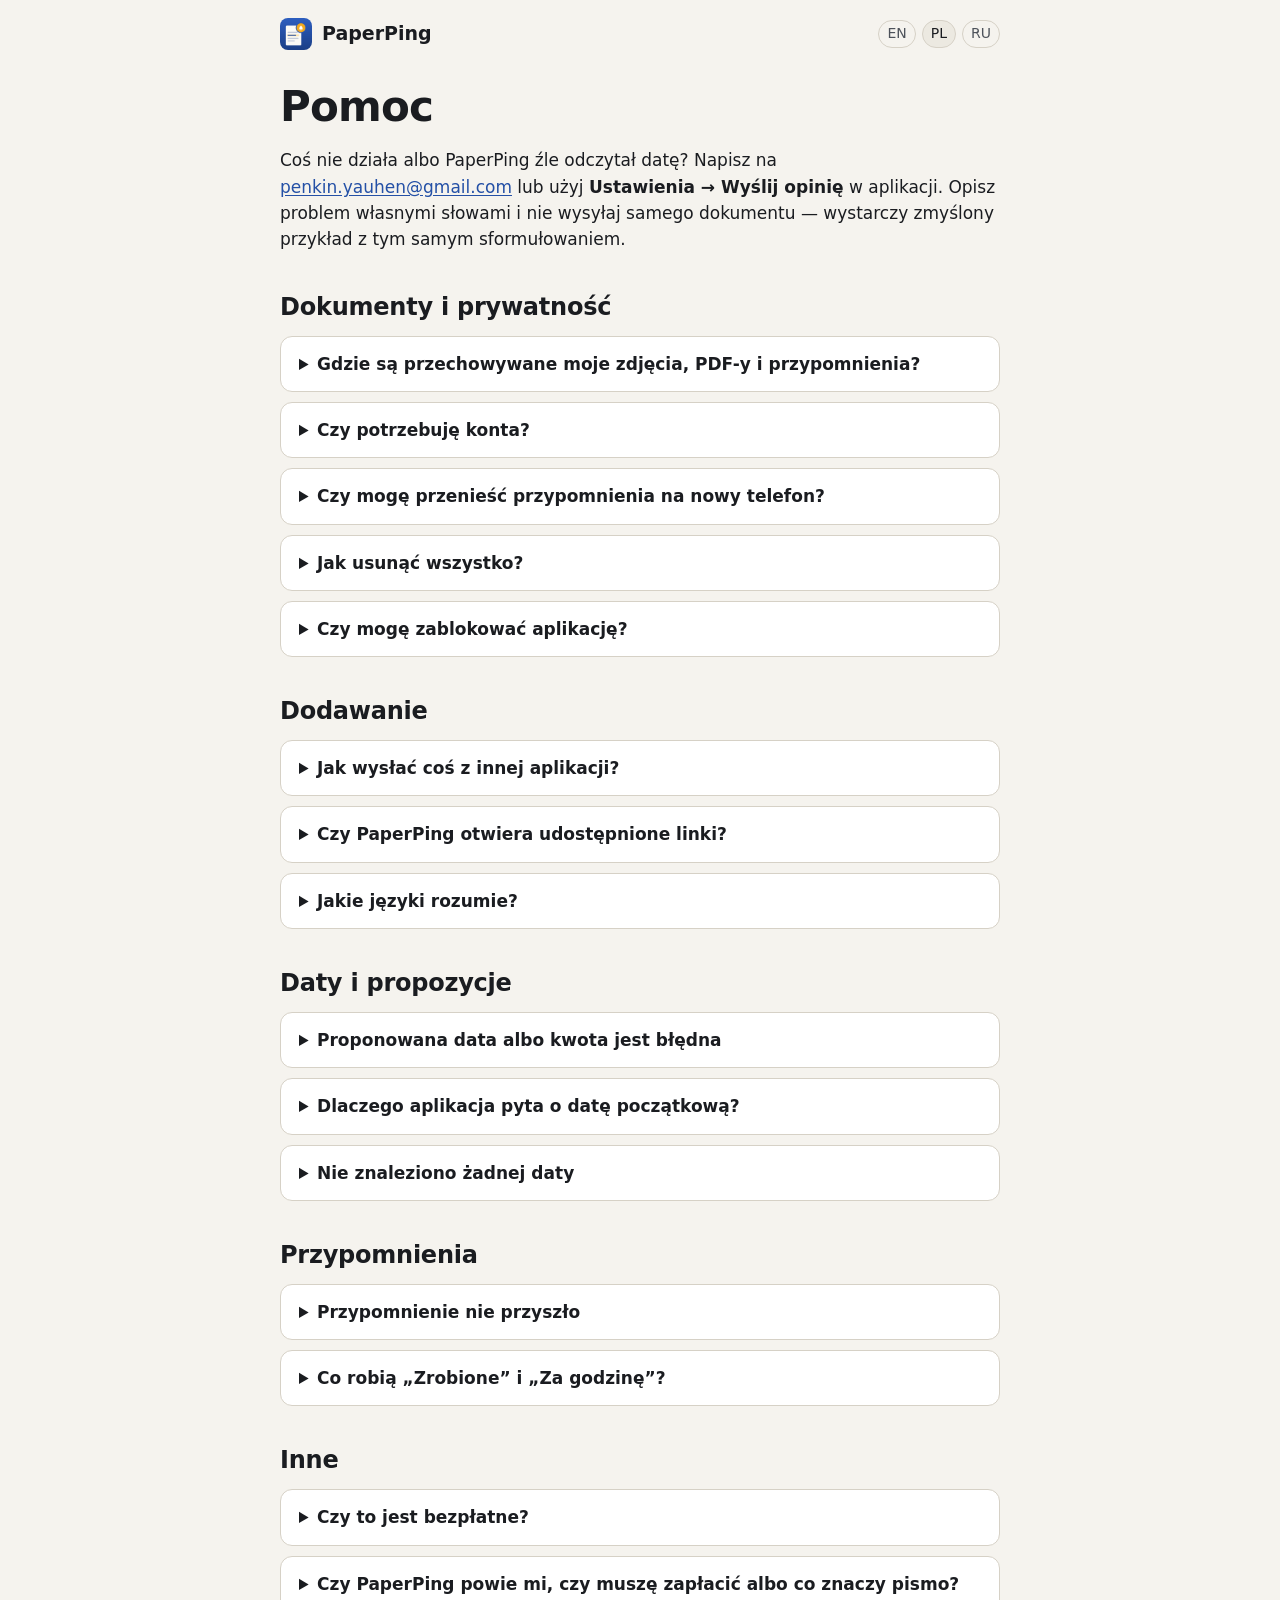
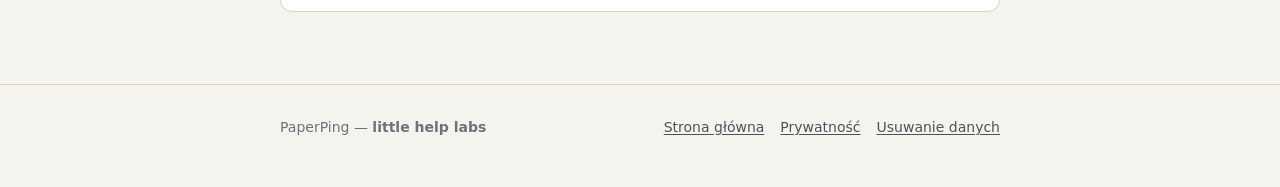
<file: support/pl/index.html>
<!doctype html>
<html lang="pl">
<head>
  <meta charset="utf-8">
  <meta name="viewport" content="width=device-width, initial-scale=1">
  <title>Pomoc — PaperPing</title>
  <meta name="description" content="Odpowiedzi o PaperPing: gdzie są Twoje dokumenty, błędne lub brakujące daty, przypomnienia, które nie przyszły, udostępnianie z innych aplikacji, usuwanie danych.">
  <meta name="color-scheme" content="light dark">
  <link rel="icon" href="../../assets/favicon.png" type="image/png">
  <link rel="stylesheet" href="../../assets/site.css">
  <link rel="alternate" hreflang="en" href="../">
  <link rel="alternate" hreflang="ru" href="../ru/">
</head>
<body>
  <header class="site-header">
    <div class="wrap narrow">
      <a class="brand" href="../../"><img src="../../assets/icon-192.png" alt="" width="32" height="32">PaperPing</a>
      <span class="lang"><a href="../" hreflang="en" lang="en">EN</a><span>PL</span><a href="../ru/" hreflang="ru" lang="ru">RU</a></span>
    </div>
  </header>

  <main class="wrap narrow doc">
    <h1>Pomoc</h1>
    <p>Coś nie działa albo PaperPing źle odczytał datę? Napisz na <a href="mailto:penkin.yauhen@gmail.com?subject=PaperPing%20pomoc">penkin.yauhen@gmail.com</a> lub użyj <b>Ustawienia → Wyślij opinię</b> w aplikacji. Opisz problem własnymi słowami i nie wysyłaj samego dokumentu — wystarczy zmyślony przykład z tym samym sformułowaniem.</p>

    <h2>Dokumenty i prywatność</h2>
    <details>
      <summary>Gdzie są przechowywane moje zdjęcia, PDF-y i przypomnienia?</summary>
      <p>Tylko na Twoim telefonie, w PaperPing. Tekst jest rozpoznawany na urządzeniu, Twoje dokumenty nigdy nie opuszczają telefonu i nie mamy do nich dostępu (anonimowe statystyki użycia wysyłamy tylko za Twoją zgodą). Na iPhonie, jeśli włączona jest kopia iCloud, dane aplikacji mogą być częścią tej zaszyfrowanej kopii na Twoim koncie Apple. Na Androidzie nie ma ich w kopii zapasowej Google. Szczegóły: <a href="../../privacy/pl/">polityka prywatności</a>.</p>
    </details>
    <details>
      <summary>Czy potrzebuję konta?</summary>
      <p>Nie. Nie ma logowania, a na naszych serwerach nie przechowujemy żadnej kopii Twoich danych.</p>
    </details>
    <details>
      <summary>Czy mogę przenieść przypomnienia na nowy telefon?</summary>
      <p>Jeszcze nie: w tej wersji nie ma eksportu ani synchronizacji. Z iPhone’a na iPhone’a: kopia iCloud (albo szyfrowana kopia z komputera) przywrócona na nowym telefonie może przenieść dane aplikacji. Na Androidzie danych aplikacji nie ma w kopii zapasowej Google — nowy telefon zaczyna od zera.</p>
    </details>
    <details>
      <summary>Jak usunąć wszystko?</summary>
      <p><b>Ustawienia → Usuń wszystkie dane</b> usuwa wszystkie przypomnienia, zdjęcia, PDF-y, teksty i ustawienia oraz anuluje zaplanowane powiadomienia. Odinstalowanie aplikacji też wszystko usuwa. O anonimowych statystykach po naszej stronie: <a href="../../delete-data/pl/">Usuwanie danych</a>.</p>
    </details>
    <details>
      <summary>Czy mogę zablokować aplikację?</summary>
      <p>Tak: <b>Ustawienia → Prywatność i bezpieczeństwo → Blokada Face ID, odciskiem palca lub kodem</b>.</p>
    </details>

    <h2>Dodawanie</h2>
    <details>
      <summary>Jak wysłać coś z innej aplikacji?</summary>
      <p>Stuknij „Udostępnij” w tej aplikacji i wybierz <b>PaperPing</b>. Przyjmuje tekst, link, obraz (przy kilku zaznaczonych używany jest pierwszy) albo jeden PDF. Na iPhonie, jeśli PaperPing nie ma w pierwszym rzędzie, przewiń do końca i stuknij <b>Więcej</b> (tam możesz też przesunąć go na początek). W samym PaperPing przycisk dodawania oferuje: <b>Zrób zdjęcie</b>, <b>Wybierz ze zdjęć</b>, <b>Wybierz plik</b> i <b>Wklej tekst lub link</b>.</p>
    </details>
    <details>
      <summary>Czy PaperPing otwiera udostępnione linki?</summary>
      <p>Nie. Żeby wszystko zostało na telefonie, aplikacja nie pobiera strony — czyta tylko tekst, który przyszedł razem z linkiem. Jeśli data jest na stronie, zrób zrzut ekranu.</p>
    </details>
    <details>
      <summary>Jakie języki rozumie?</summary>
      <p>Polski, angielski i rosyjski — daty, godziny, kwoty i zwroty typu „w ciągu 14 dni”, „do 24 października”, „within 14 days”. Na razie jedno ograniczenie: na Androidzie zdjęcia tekstu rosyjskiego (cyrylicy) nie są jeszcze rozpoznawane. Rosyjski tekst wklejony lub udostępniony oraz PDF-y z tekstem działają na obu platformach.</p>
    </details>

    <h2>Daty i propozycje</h2>
    <details>
      <summary>Proponowana data albo kwota jest błędna</summary>
      <p>Zmień ją na ekranie potwierdzenia przed zapisaniem — nic nie jest planowane, dopóki nie stukniesz „Zapisz”. Przy każdej propozycji widać fragment źródła, z którego pochodzi, więc łatwo porównać. Jeśli powtarza się to przy jakimś rodzaju pism, napisz nam sformułowanie (ze zmienionymi danymi osobowymi).</p>
    </details>
    <details>
      <summary>Dlaczego aplikacja pyta o datę początkową?</summary>
      <p>Niektóre terminy są względne: „w terminie 7 dni od doręczenia”, „w ciągu 14 dni”. Tylko Ty wiesz, kiedy list dotarł, więc PaperPing pyta, zamiast zgadywać.</p>
    </details>
    <details>
      <summary>Nie znaleziono żadnej daty</summary>
      <p>Zapisz bez daty — źródło zostanie w Skrzynce razem z oryginałem — albo wpisz datę sam. Najczęstsze powody: nieostre zdjęcie, pismo odręczne, bardzo mały druk.</p>
    </details>

    <h2>Przypomnienia</h2>
    <details>
      <summary>Przypomnienie nie przyszło</summary>
      <ul>
        <li>Sprawdź, czy powiadomienia PaperPing są włączone (aplikacja pokazuje to na górze Ustawień).</li>
        <li>Tryby skupienia / „Nie przeszkadzać” mogą ukrywać powiadomienia.</li>
        <li>Na Androidzie system może dostarczyć przypomnienie do godziny później, żeby oszczędzać baterię. Nigdy wcześniej.</li>
        <li>Przypomnienia dla dat bez godziny przychodzą domyślnie o 9:00; zmienisz to w <b>Ustawienia → Godzina przypomnień bez godziny</b>.</li>
      </ul>
    </details>
    <details>
      <summary>Co robią „Zrobione” i „Za godzinę”?</summary>
      <p>Otwierają PaperPing i oznaczają przypomnienie jako zrobione albo przesuwają je o godzinę. W aplikacji można też odłożyć na wieczór, na jutro rano albo na dowolną godzinę.</p>
    </details>

    <h2>Inne</h2>
    <details>
      <summary>Czy to jest bezpłatne?</summary>
      <p>Tak. W czasie bety wszystko jest bezpłatne i bez reklam.</p>
    </details>
    <details>
      <summary>Czy PaperPing powie mi, czy muszę zapłacić albo co znaczy pismo?</summary>
      <p>Nie. PaperPing nie jest doradcą prawnym ani finansowym. Wyszukuje możliwe działania i daty i pokazuje, skąd pochodzą; decyzja należy do Ciebie. Zawsze sprawdzaj ważne szczegóły w oryginale.</p>
    </details>
  </main>

  <footer class="site-footer">
    <div class="wrap narrow">
      <div>PaperPing — <b>little help labs</b></div>
      <nav aria-label="Stopka"><a href="../../">Strona główna</a><a href="../../privacy/pl/">Prywatność</a><a href="../../delete-data/pl/">Usuwanie danych</a></nav>
    </div>
  </footer>
</body>
</html>
</file>
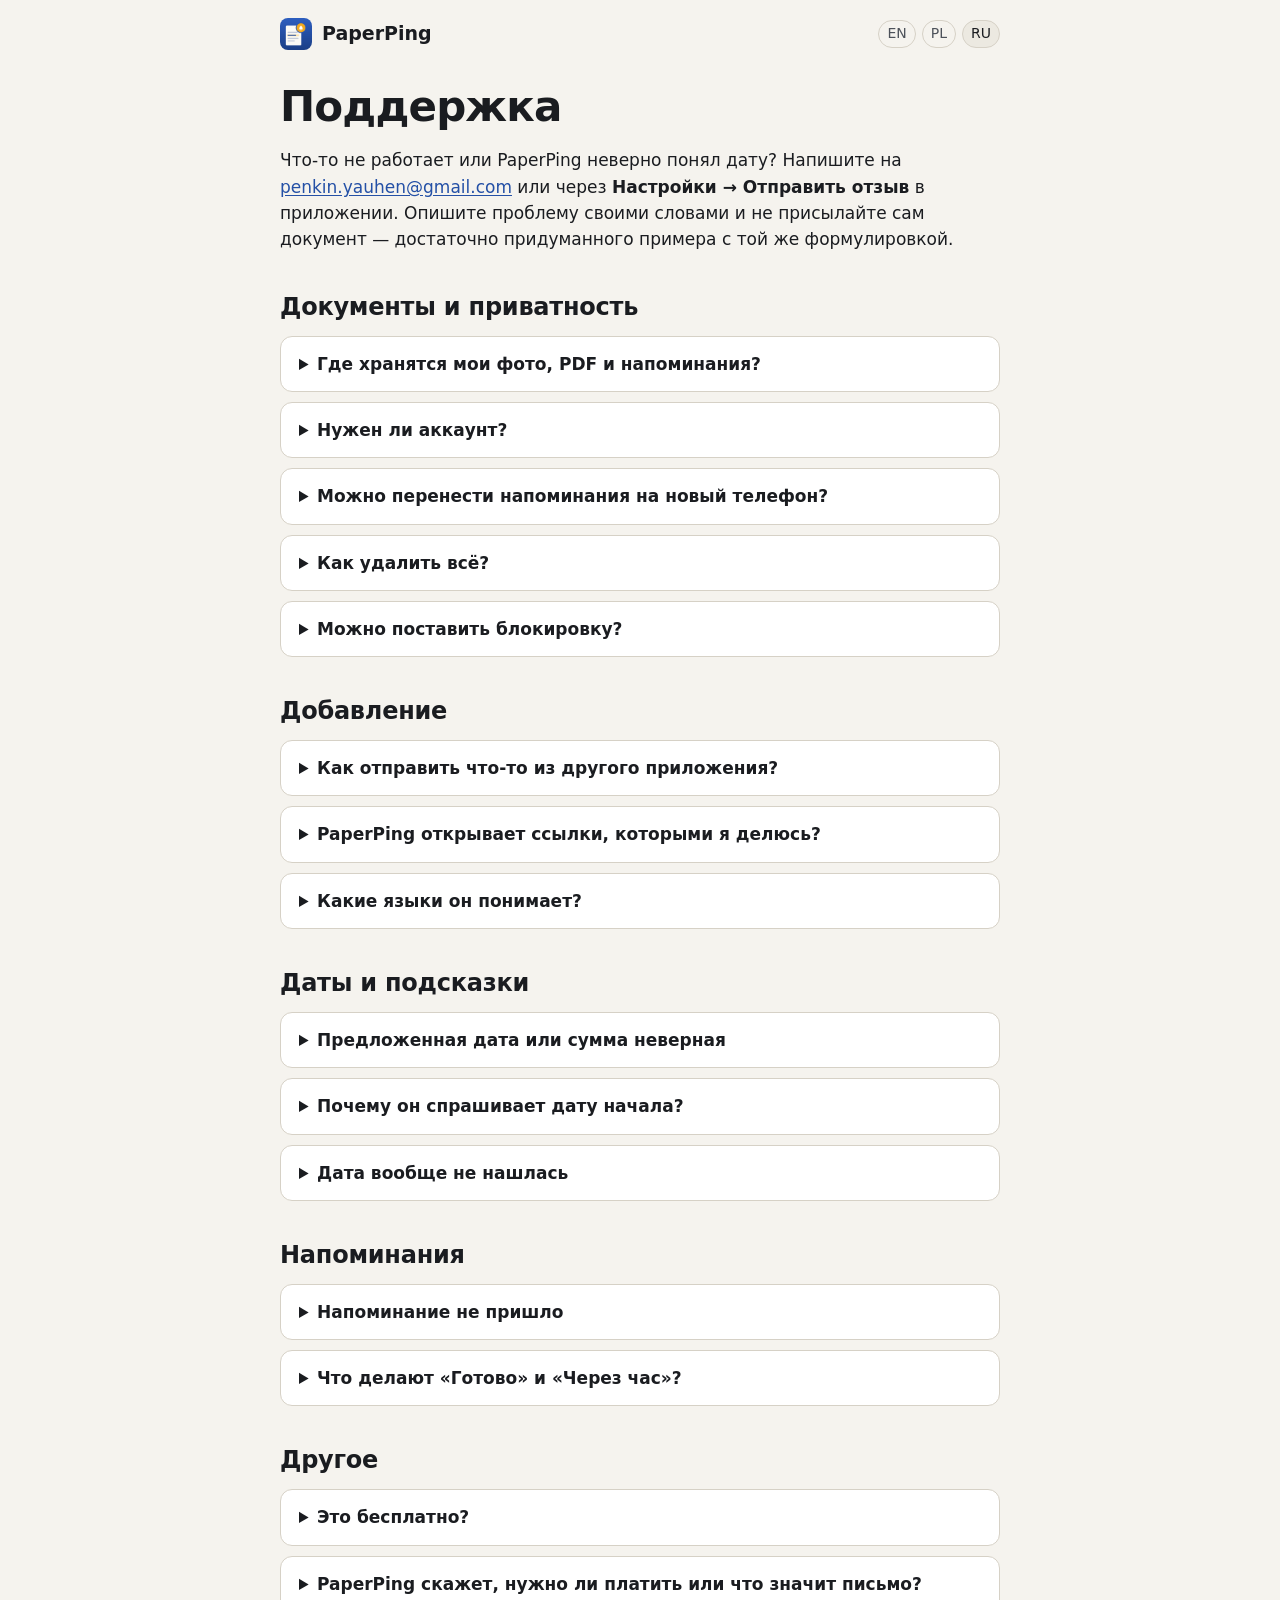
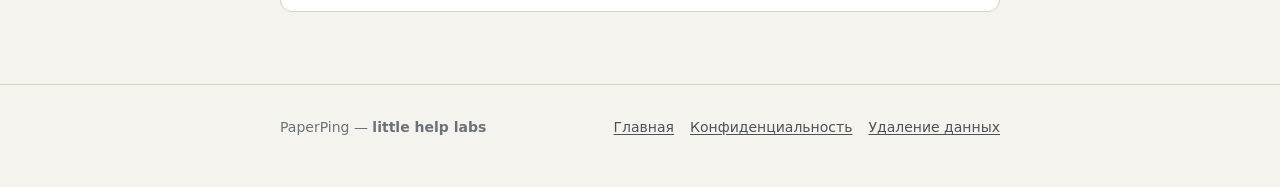
<file: support/ru/index.html>
<!doctype html>
<html lang="ru">
<head>
  <meta charset="utf-8">
  <meta name="viewport" content="width=device-width, initial-scale=1">
  <title>Поддержка — PaperPing</title>
  <meta name="description" content="Ответы о PaperPing: где хранятся документы, неверные или ненайденные даты, напоминания, которые не пришли, отправка из других приложений, удаление данных.">
  <meta name="color-scheme" content="light dark">
  <link rel="icon" href="../../assets/favicon.png" type="image/png">
  <link rel="stylesheet" href="../../assets/site.css">
  <link rel="alternate" hreflang="en" href="../">
  <link rel="alternate" hreflang="pl" href="../pl/">
</head>
<body>
  <header class="site-header">
    <div class="wrap narrow">
      <a class="brand" href="../../"><img src="../../assets/icon-192.png" alt="" width="32" height="32">PaperPing</a>
      <span class="lang"><a href="../" hreflang="en" lang="en">EN</a><a href="../pl/" hreflang="pl" lang="pl">PL</a><span>RU</span></span>
    </div>
  </header>

  <main class="wrap narrow doc">
    <h1>Поддержка</h1>
    <p>Что-то не работает или PaperPing неверно понял дату? Напишите на <a href="mailto:penkin.yauhen@gmail.com?subject=PaperPing%20support">penkin.yauhen@gmail.com</a> или через <b>Настройки → Отправить отзыв</b> в приложении. Опишите проблему своими словами и не присылайте сам документ — достаточно придуманного примера с той же формулировкой.</p>

    <h2>Документы и приватность</h2>
    <details>
      <summary>Где хранятся мои фото, PDF и напоминания?</summary>
      <p>Только на вашем телефоне, внутри PaperPing. Текст распознаётся на устройстве, документы никогда не покидают телефон, и у нас нет к ним доступа (анонимная статистика использования отправляется, только если вы разрешите). На iPhone, если включена копия iCloud, данные приложения могут входить в эту зашифрованную копию в вашем аккаунте Apple. На Android их нет в резервной копии Google. Подробнее: <a href="../../privacy/ru/">политика конфиденциальности</a>.</p>
    </details>
    <details>
      <summary>Нужен ли аккаунт?</summary>
      <p>Нет. Входа нет, и на наших серверах копии ваших данных нет.</p>
    </details>
    <details>
      <summary>Можно перенести напоминания на новый телефон?</summary>
      <p>Пока нет: в этой версии нет экспорта и синхронизации. С iPhone на iPhone: копия iCloud (или зашифрованная копия с компьютера), восстановленная на новом телефоне, может перенести данные приложения. На Android данных приложения нет в резервной копии Google — на новом телефоне всё начинается заново.</p>
    </details>
    <details>
      <summary>Как удалить всё?</summary>
      <p><b>Настройки → Удалить все данные</b> удаляет все напоминания, фото, PDF, тексты и настройки и отменяет запланированные уведомления. Удаление приложения тоже всё стирает. Об анонимной статистике на нашей стороне: <a href="../../delete-data/ru/">Удаление данных</a>.</p>
    </details>
    <details>
      <summary>Можно поставить блокировку?</summary>
      <p>Да: <b>Настройки → Приватность и защита → Блокировка Face ID, отпечатком или кодом</b>.</p>
    </details>

    <h2>Добавление</h2>
    <details>
      <summary>Как отправить что-то из другого приложения?</summary>
      <p>Нажмите «Поделиться» в том приложении и выберите <b>PaperPing</b>. Принимается текст, ссылка, изображение (если выбрано несколько — берётся первое) или один PDF. На iPhone, если PaperPing нет в первом ряду, пролистайте до конца и нажмите <b>Ещё</b> — там же его можно переставить в начало. В самом PaperPing кнопка добавления предлагает: <b>Сфотографировать</b>, <b>Выбрать из фото</b>, <b>Выбрать файл</b> и <b>Вставить текст или ссылку</b>.</p>
    </details>
    <details>
      <summary>PaperPing открывает ссылки, которыми я делюсь?</summary>
      <p>Нет. Чтобы всё оставалось на телефоне, страница не скачивается — читается только текст, пришедший вместе со ссылкой. Если дата есть на странице, сделайте скриншот.</p>
    </details>
    <details>
      <summary>Какие языки он понимает?</summary>
      <p>Русский, польский и английский — даты, время, суммы и фразы вроде «в течение 14 дней», «do 24 października», «within 14 days». Пока есть одно ограничение: на Android фото русского текста (кириллицы) ещё не распознаются. Вставленный или отправленный русский текст и PDF с текстом работают на обеих платформах.</p>
    </details>

    <h2>Даты и подсказки</h2>
    <details>
      <summary>Предложенная дата или сумма неверная</summary>
      <p>Исправьте её на экране подтверждения до сохранения — ничего не планируется, пока вы не нажмёте «Сохранить». У каждой подсказки виден фрагмент исходника, откуда она взята, — удобно сравнить. Если это повторяется с каким-то типом писем, пришлите нам формулировку (с изменёнными личными данными).</p>
    </details>
    <details>
      <summary>Почему он спрашивает дату начала?</summary>
      <p>Некоторые сроки относительные: «в течение 7 дней с даты получения», «w terminie 7 dni». Когда пришло письмо, знаете только вы, поэтому PaperPing спрашивает, а не угадывает.</p>
    </details>
    <details>
      <summary>Дата вообще не нашлась</summary>
      <p>Сохраните без даты — исходник останется во «Входящих» вместе с оригиналом — или введите дату сами. Обычно причина в размытом фото, рукописном тексте или очень мелком шрифте.</p>
    </details>

    <h2>Напоминания</h2>
    <details>
      <summary>Напоминание не пришло</summary>
      <ul>
        <li>Проверьте, разрешены ли уведомления для PaperPing (приложение показывает это вверху настроек).</li>
        <li>Режимы «Фокус» / «Не беспокоить» могут скрывать уведомления.</li>
        <li>На Android система может доставить напоминание до часа позже, чтобы экономить батарею. Раньше — никогда.</li>
        <li>Напоминания для дат без времени по умолчанию приходят в 9:00; поменять можно в <b>Настройки → Время для напоминаний без времени</b>.</li>
      </ul>
    </details>
    <details>
      <summary>Что делают «Готово» и «Через час»?</summary>
      <p>Открывают PaperPing и отмечают напоминание выполненным или переносят его на час. В приложении можно отложить и на вечер, на завтрашнее утро или на любое время.</p>
    </details>

    <h2>Другое</h2>
    <details>
      <summary>Это бесплатно?</summary>
      <p>Да. Во время беты всё бесплатно и без рекламы.</p>
    </details>
    <details>
      <summary>PaperPing скажет, нужно ли платить или что значит письмо?</summary>
      <p>Нет. PaperPing не юрист и не финансовый консультант. Он находит возможные действия и даты и показывает, откуда они взяты; решать — вам. Всегда сверяйте важные детали с оригиналом.</p>
    </details>
  </main>

  <footer class="site-footer">
    <div class="wrap narrow">
      <div>PaperPing — <b>little help labs</b></div>
      <nav aria-label="Подвал"><a href="../../">Главная</a><a href="../../privacy/ru/">Конфиденциальность</a><a href="../../delete-data/ru/">Удаление данных</a></nav>
    </div>
  </footer>
</body>
</html>
</file>
<file: assets/site.css>
/* PaperPing site — one stylesheet, system fonts, no external requests. Colors = app theme
   (apps/mobile/src/shared/theme/theme.ts). */
:root {
  --bg: #F5F3EE;
  --surface: #FFFFFF;
  --surface-2: #ECE9E1;
  --text: #1A1C20;
  --muted: #4D525A;
  --subtle: #6C717A;
  --border: #D6D1C6;
  --accent: #2450A6;
  --accent-pressed: #1C4089;
  --on-accent: #FFFFFF;
  --accent-soft: #DCE5F7;
  --warning: #8A5A00;
  --warning-soft: #F6E7C4;
  --highlight: #FBE4B0;
  --highlight-border: #C99400;
  --success: #2D7A4B;
  --radius: 14px;
  --shadow: 0 1px 2px rgba(26, 28, 32, .06), 0 8px 24px rgba(26, 28, 32, .08);
  --font: system-ui, -apple-system, "Segoe UI", Roboto, "Helvetica Neue", Arial, "Noto Sans", sans-serif;
  --serif: Georgia, "Times New Roman", "Noto Serif", serif;
  color-scheme: light dark;
}

@media (prefers-color-scheme: dark) {
  :root {
    --bg: #131518;
    --surface: #1C1F23;
    --surface-2: #252A2F;
    --text: #F1EFEA;
    --muted: #B2B6BC;
    --subtle: #8C9097;
    --border: #353B42;
    --accent: #86A8F0;
    --accent-pressed: #6E93E3;
    --on-accent: #0B1530;
    --accent-soft: #1F2C47;
    --warning: #F2C14E;
    --warning-soft: #3A3018;
    --highlight: #4A3B12;
    --highlight-border: #C99400;
    --success: #62C48B;
    --shadow: 0 1px 2px rgba(0, 0, 0, .3), 0 8px 24px rgba(0, 0, 0, .35);
  }
}

* { box-sizing: border-box; }
html { -webkit-text-size-adjust: 100%; }
body {
  margin: 0;
  background: var(--bg);
  color: var(--text);
  font: 17px/1.55 var(--font);
}
a { color: var(--accent); text-underline-offset: 2px; }
a:hover { color: var(--accent-pressed); }
img { max-width: 100%; height: auto; }
:focus-visible { outline: 3px solid var(--accent); outline-offset: 2px; border-radius: 4px; }

.wrap { width: 100%; max-width: 1040px; margin: 0 auto; padding: 0 20px; }
.narrow { max-width: 760px; }

/* Header / footer */
.site-header { padding: 18px 0; }
.site-header .wrap { display: flex; align-items: center; justify-content: space-between; gap: 16px; flex-wrap: wrap; }
.brand { display: inline-flex; align-items: center; gap: 10px; color: var(--text); text-decoration: none; font-weight: 700; font-size: 19px; }
.brand img { width: 32px; height: 32px; border-radius: 8px; }
.nav { display: flex; gap: 18px; font-size: 15px; flex-wrap: wrap; }
.nav a { color: var(--muted); text-decoration: none; }
.nav a:hover, .nav a[aria-current="page"] { color: var(--text); }
.lang { display: inline-flex; gap: 6px; font-size: 14px; }
.lang a, .lang span { padding: 2px 8px; border-radius: 999px; border: 1px solid var(--border); text-decoration: none; color: var(--muted); }
.lang span { background: var(--surface-2); color: var(--text); }

.site-footer { margin-top: 72px; padding: 32px 0 48px; border-top: 1px solid var(--border); color: var(--subtle); font-size: 14px; }
.site-footer .wrap { display: flex; justify-content: space-between; gap: 16px 32px; flex-wrap: wrap; }
.site-footer a { color: var(--muted); }
.site-footer nav { display: flex; gap: 16px; flex-wrap: wrap; }

/* Landing */
.hero { padding: 40px 0 24px; }
.hero .wrap { display: grid; grid-template-columns: 1.05fr .95fr; gap: 48px; align-items: center; }
.eyebrow { display: inline-block; font-size: 14px; font-weight: 600; color: var(--accent); background: var(--accent-soft); padding: 4px 10px; border-radius: 999px; margin: 0 0 16px; }
h1 { font-size: clamp(34px, 5vw, 52px); line-height: 1.08; letter-spacing: -0.02em; margin: 0 0 18px; }
.lead { font-size: 20px; color: var(--muted); margin: 0 0 28px; max-width: 34em; }
.cta { display: flex; gap: 12px; flex-wrap: wrap; align-items: center; }
.button { display: inline-flex; align-items: center; justify-content: center; min-height: 48px; padding: 0 22px; border-radius: 12px; background: var(--accent); color: var(--on-accent); font-weight: 600; text-decoration: none; }
.button:hover { background: var(--accent-pressed); color: var(--on-accent); }
.soon { display: inline-flex; gap: 8px; flex-wrap: wrap; }
.pill { display: inline-flex; align-items: center; min-height: 40px; padding: 0 14px; border-radius: 10px; border: 1px dashed var(--border); color: var(--subtle); font-size: 15px; }
.trust-line { margin: 18px 0 0; font-size: 15px; color: var(--subtle); }

/* Demo: letter → reminder → notification (pure CSS, fictional data) */
.demo { position: relative; min-height: 545px; }
.letter {
  background: #FFFEFB; color: #1A1C20; border-radius: 10px; box-shadow: var(--shadow);
  padding: 28px 26px 34px; width: 78%; font-family: var(--serif); font-size: 15px; transform: rotate(-2deg);
  border: 1px solid #E6E1D6;
}
.letter .org { font-family: var(--font); font-weight: 700; font-size: 13px; border-bottom: 1px solid #DDD; padding-bottom: 10px; margin-bottom: 18px; }
.letter h3 { font-size: 20px; margin: 0 0 14px; }
.letter p { margin: 0 0 10px; }
.letter mark { background: #FBE4B0; color: inherit; outline: 2px solid #C99400; border-radius: 3px; padding: 0 2px; }
.card {
  position: absolute; right: 0; top: 232px; width: 66%; background: var(--surface); border: 1px solid var(--border);
  border-radius: var(--radius); box-shadow: var(--shadow); padding: 16px 18px;
}
.card .label { font-size: 12px; text-transform: uppercase; letter-spacing: .06em; color: var(--subtle); margin: 0 0 6px; }
.card .title { font-weight: 700; font-size: 18px; margin: 0 0 4px; }
.card .meta { color: var(--muted); font-size: 14px; margin: 0; }
.card .source { margin-top: 12px; display: flex; gap: 10px; align-items: center; font-size: 13px; color: var(--subtle); }
.card .thumb { width: 34px; height: 44px; border-radius: 4px; background: #FFFEFB; border: 1px solid var(--border); position: relative; }
.card .thumb::after { content: ""; position: absolute; left: 5px; right: 8px; top: 20px; height: 5px; background: #FBE4B0; outline: 1px solid #C99400; }
.notif {
  position: absolute; left: 6%; bottom: 0; width: 76%; background: color-mix(in srgb, var(--surface) 88%, transparent);
  backdrop-filter: blur(8px); border: 1px solid var(--border); border-radius: 18px; box-shadow: var(--shadow); padding: 12px 14px;
  display: grid; grid-template-columns: 34px 1fr; gap: 4px 10px; font-size: 14px;
}
.notif img { width: 34px; height: 34px; border-radius: 8px; grid-row: span 2; }
.notif strong { font-size: 14px; }
.notif .when { color: var(--subtle); font-weight: 400; float: right; }
.notif .actions { grid-column: 2; display: flex; gap: 8px; margin-top: 6px; }
.notif .actions span { font-size: 13px; padding: 4px 10px; border-radius: 8px; background: var(--surface-2); color: var(--text); }

/* Sections */
section { padding: 44px 0; }
h2 { font-size: clamp(26px, 3.4vw, 34px); line-height: 1.2; letter-spacing: -0.01em; margin: 0 0 14px; }
.section-lead { color: var(--muted); font-size: 18px; max-width: 40em; margin: 0 0 28px; }
.steps { display: grid; grid-template-columns: repeat(3, 1fr); gap: 18px; counter-reset: step; padding: 0; margin: 0; list-style: none; }
.steps li { background: var(--surface); border: 1px solid var(--border); border-radius: var(--radius); padding: 22px; }
.steps li::before { counter-increment: step; content: counter(step); display: inline-grid; place-items: center; width: 30px; height: 30px; border-radius: 50%; background: var(--accent-soft); color: var(--accent); font-weight: 700; margin-bottom: 12px; }
.steps h3 { margin: 0 0 6px; font-size: 19px; }
.steps p { margin: 0; color: var(--muted); }

.uses { display: grid; grid-template-columns: repeat(auto-fill, minmax(230px, 1fr)); gap: 12px; padding: 0; margin: 0; list-style: none; }
.uses li { background: var(--surface); border: 1px solid var(--border); border-radius: 12px; padding: 14px 16px; }
.uses b { display: block; margin-bottom: 2px; }
.uses span { color: var(--muted); font-size: 15px; }

.split { display: grid; grid-template-columns: 1fr 1fr; gap: 28px; align-items: start; }
.panel { background: var(--surface); border: 1px solid var(--border); border-radius: var(--radius); padding: 24px; }
.panel h3 { margin: 0 0 8px; font-size: 20px; }
.panel p, .panel li { color: var(--muted); }
.panel ul { margin: 8px 0 0; padding-left: 20px; }
.warning-demo { margin-top: 14px; border-radius: 12px; background: var(--warning-soft); color: var(--text); padding: 12px 14px; font-size: 15px; }
.warning-demo b { color: var(--warning); }
.quote { font-family: var(--serif); background: var(--highlight); outline: 2px solid var(--highlight-border); border-radius: 3px; padding: 0 3px; }

.beta { background: var(--surface); border: 1px solid var(--border); border-radius: 20px; padding: 32px; display: grid; grid-template-columns: 1.3fr 1fr; gap: 28px; align-items: center; }
.beta p { color: var(--muted); margin: 0 0 10px; }
.stub-note { font-size: 13px; color: var(--subtle); }
.disclaimer { font-size: 15px; color: var(--subtle); border-left: 3px solid var(--border); padding-left: 14px; margin: 28px 0 0; }

/* Legal / help pages */
.doc { padding-top: 16px; }
.doc h1 { font-size: clamp(30px, 4.4vw, 42px); }
.doc h2 { font-size: 24px; margin-top: 40px; }
.doc h3 { font-size: 19px; margin: 26px 0 6px; }
.doc p, .doc li { color: var(--text); }
.doc .updated { color: var(--subtle); font-size: 15px; margin-top: -6px; }
.summary { background: var(--surface); border: 1px solid var(--border); border-radius: var(--radius); padding: 18px 22px; margin: 24px 0; }
.summary ul { margin: 6px 0 0; padding-left: 20px; }
.doc table { width: 100%; border-collapse: collapse; font-size: 15px; margin: 12px 0; display: block; overflow-x: auto; }
.doc th, .doc td { text-align: left; vertical-align: top; padding: 10px 12px; border-bottom: 1px solid var(--border); }
.doc th { color: var(--subtle); font-weight: 600; white-space: nowrap; }
.todo { background: var(--warning-soft); color: var(--warning); font-weight: 600; padding: 0 4px; border-radius: 4px; }
details { background: var(--surface); border: 1px solid var(--border); border-radius: 12px; padding: 0 18px; margin: 10px 0; }
details summary { cursor: pointer; padding: 14px 0; font-weight: 600; }
details[open] summary { border-bottom: 1px solid var(--border); margin-bottom: 10px; }
details > *:last-child { margin-bottom: 16px; }

@media (max-width: 860px) {
  .hero .wrap, .split, .beta { grid-template-columns: 1fr; }
  .steps { grid-template-columns: 1fr; }
  .demo { min-height: 0; max-width: 460px; display: flex; flex-direction: column; }
  .card, .notif { position: relative; top: auto; right: auto; left: auto; bottom: auto; }
  .card { align-self: flex-end; width: 82%; margin-top: -22px; }
  .notif { width: 90%; margin-top: 14px; }
  .hero { padding-top: 16px; }
}
@media (max-width: 420px) {
  body { font-size: 16px; }
  .lead { font-size: 18px; }
  .letter { width: 88%; padding: 22px 20px; }
  .card { width: 88%; }
  .notif { width: 100%; }
  .beta { padding: 22px; }
}
@media (prefers-reduced-motion: no-preference) {
  .button { transition: background-color .15s ease; }
}
</file>
